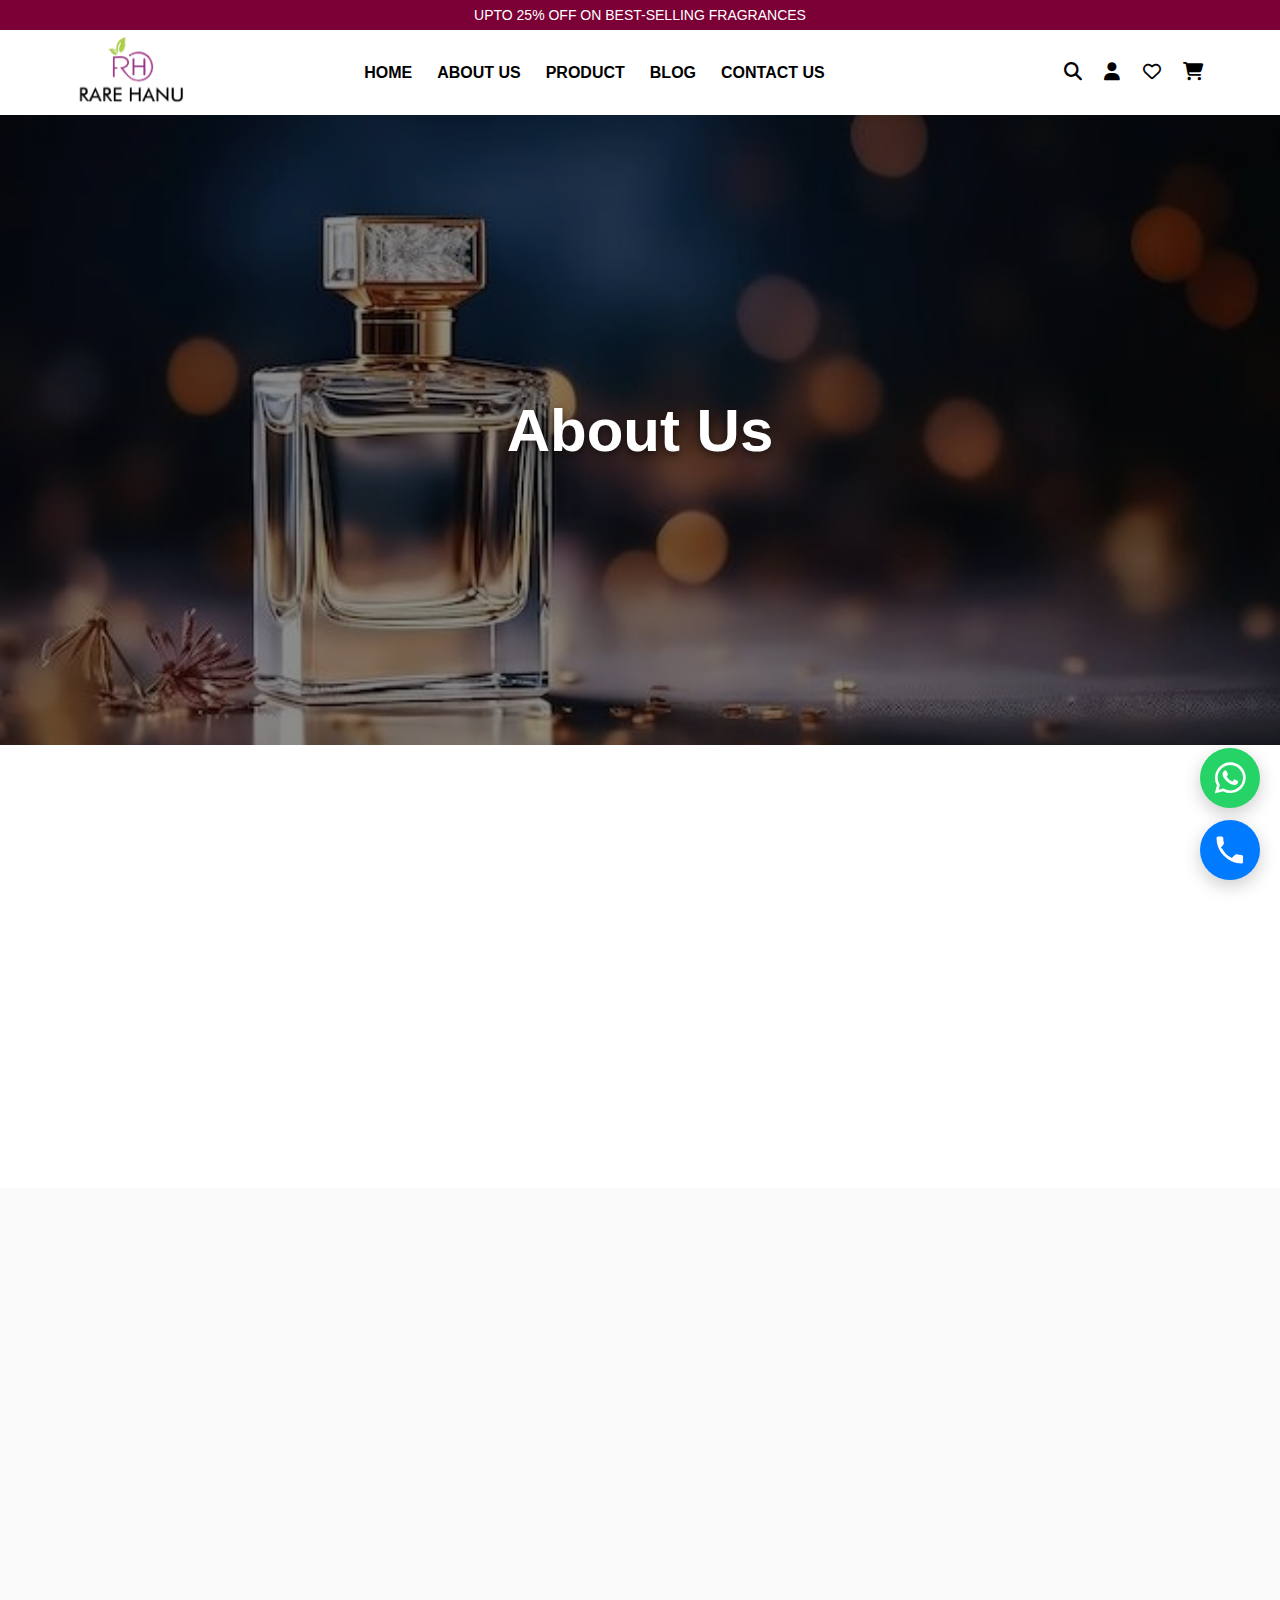
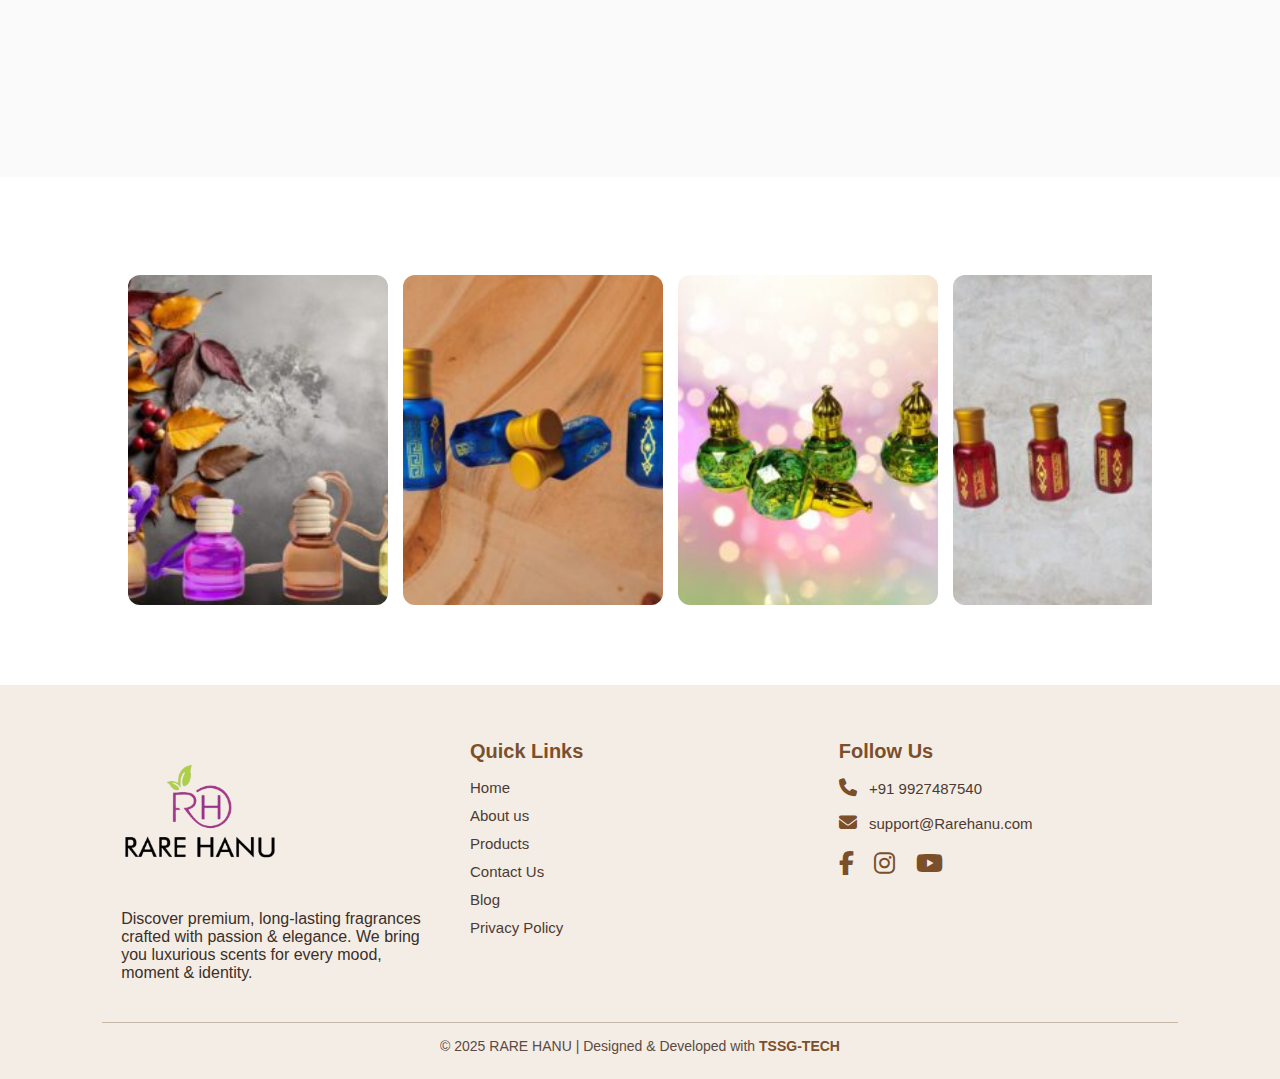
<file: about.html>
<!DOCTYPE html>
<html lang="en">
<head>
<meta charset="UTF-8"/>
<meta name="viewport" content="width=device-width, initial-scale=1.0"/>
<head>
  <title>RARE HANU</title>
  <link rel="icon" type="image/png" href="perfumephoto/rare hanu.jpeg">
</head>

<link rel="stylesheet" href="about.css"/>
<script defer src="script.js"></script>
<link href="https://fonts.googleapis.com/css2?family=DM+Serif+Display&family=Inter:wght@300;400;500;600&display=swap" rel="stylesheet">
<link rel="stylesheet" href="https://cdnjs.cloudflare.com/ajax/libs/font-awesome/6.5.0/css/all.min.css">
<link rel="stylesheet" href="https://cdnjs.cloudflare.com/ajax/libs/font-awesome/6.5.0/css/all.min.css">
</head>
<body>

<!-- OFFER BAR -->
<div class="offer-bar">UPTO 25% OFF ON BEST-SELLING FRAGRANCES</div>

<!-- NAVBAR -->
<header id="navbar">
    <a href="index.html" class="logo">
    <img src="perfumephoto/rare_hanu-removebg-preview.png" alt="logo">
    <span></span>
</a>


    <nav id="menu">
        <ul>
            <li><a href="index.html">HOME</a></li>
            <li><a href="about.html">ABOUT US</a></li>
            <li><a href="product.html">PRODUCT</a></li>
            <li><a href="blog.html">BLOG</a></li>
            <li><a href="contact.html">CONTACT US</a></li>

            <!-- MOBILE MENU ICONS -->
            <li class="mobile-icons">
                <i class="fa fa-search"></i>
                <i class="fa fa-user"></i>
                <i class="fa-regular fa-heart"></i>
                <i class="fa fa-cart-shopping"></i>
            </li>
        </ul>
    </nav>

    <!-- DESKTOP ICONS -->
    <div class="icons">
        <i class="fa fa-search"></i>
        <i class="fa fa-user"></i>
        <i class="fa-regular fa-heart"></i>
        <i class="fa fa-cart-shopping"></i>
    </div>

    <div class="menu-btn" onclick="mobileMenuToggle()">
        <i class="fa fa-bars"></i>
    </div>
</header>


<!--BANNER -->
<section class="about-banner">
    <img src="perfumephoto/imageeeee.jpeg" alt="About Banner">
    
    <div class="banner-text">
        <h1>About Us</h1>
    </div>
</section>


<!-- ABOUT SECTION -->
<section class="about-container">
    <div class="about-image fade-left">
        <div class="img-frame"></div>
        <img src="perfumephoto/banner 2.jpeg" alt="About Image">
    </div>

    <div class="about-content fade-right">
        <h2>About RARE HANU</h2>
        <p>
            At RARE HANU, we believe fragrance is more than a scent —  
            it's an identity. A silent introduction that speaks before you do.
        </p>

        <p>
            Each perfume is crafted with elegance, passion, and luxury  
            to make you feel confident, unique and unforgettable.
        </p><br>

        <a href="product.html" class="about-btn">Explore Collection</a>
    </div>
</section>

<!-- FEATURES -->
<section class="features">
    <h2 class="feature-title fade-up">Why Choose Us?</h2>

    <div class="feature-box">
        <div class="f-card fade-up">
            <img src="perfumephoto/perfume 1.jpeg">
            <h3>Premium Quality</h3>
            <p>Prepared with high-end fragrance oils for long-lasting performance.</p>
        </div>

        <div class="f-card fade-up delay-1">
            <img src="perfumephoto/perfume 2.jpeg">
            <h3>Luxury Experience</h3>
            <p>Crafted to feel exclusive, elegant and irresistibly charming.</p>
        </div>

        <div class="f-card fade-up delay-2">
            <img src="perfumephoto/perfume 1.jpeg">
            <h3>Unique Identity</h3>
            <p>Signature blends designed to reflect your personality.</p>
        </div>
    </div>
</section>

<!-- BRAND GALLERY -->
<section class="brand-gallery">
    <h2 class="fade-up">Our Essence</h2>

    <div class="gallery-slider">
        <div class="g-item zoom"><img src="perfumephoto/product3.jpg"></div>
        <div class="g-item zoom"><img src="perfumephoto/product4.jpg"></div>
        <div class="g-item zoom"><img src="perfumephoto/product7.jpg"></div>
        <div class="g-item zoom"><img src="perfumephoto/product8.jpg"></div>
    </div>
</section>

<footer class="footer">
    <div class="footer-container">

        <!-- Logo + About -->
        <div class="footer-col footer-about">
            <img src="perfumephoto/rare_hanu-removebg-preview.png" alt="Brand Logo" class="footer-logo">
            <p>
                Discover premium, long-lasting fragrances crafted with passion & elegance.
                We bring you luxurious scents for every mood, moment & identity.
            </p>
        </div>

        <!-- Quick Links -->
          <div class="footer-col">
            <h4>Quick Links</h4>
            <ul>
                <li><a href="index.html">Home</a></li>
                <li><a href="about.html">About us</a></li>
                <li><a href="product.html">Products</a></li>
                <li><a href="contact.html">Contact Us</a></li>
                <li><a href="blog.html">Blog</a></li>
                <li><a href="privacy.html">Privacy Policy</a></li>
            </ul>
        </div>

        <!-- Follow Us + Contact -->
        <div class="footer-col">
    <h4>Follow Us</h4>

    <div class="contact">
          <style>
  a {
    color: inherit;   
    text-decoration: none; 
  }
</style>
            <p>
  <i class="fa-solid fa-phone"></i>
  <a href="tel:+919927487540">+91 9927487540</a>
</p>

<br>

<p>
  <i class="fa-solid fa-envelope"></i>
  <a href="mailto:support@Rarehanu.com">support@Rarehanu.com</a>
</p>
         </div>
<br>
    <div class="social-links">
        <!-- Facebook -->
        <a href="https://www.facebook.com/rareessentialoils" target="_blank">
            <i class="fa-brands fa-facebook-f"></i>
        </a>
        <!-- Instagram -->
        <a href="https://www.instagram.com/rareessentialoils/" target="_blank">
            <i class="fa-brands fa-instagram"></i>
        </a>
        <!-- YouTube -->
        <a href="https://youtube.com" target="_blank">
            <i class="fa-brands fa-youtube"></i>
        </a>
    </div>
</div>
        </div>

    </div>

    <div class="footer-bottom">
        <p>© 2025 RARE HANU | Designed & Developed with 
            <a href="https://tssgtech.com" target="_blank">TSSG-TECH</a>
        </p>
    </div>
</footer>

<!-- Floating Buttons -->
<div class="floating-actions">


<!-- WhatsApp -->
<link rel="stylesheet" href="https://cdnjs.cloudflare.com/ajax/libs/font-awesome/6.5.0/css/all.min.css">
<a class="action-btn whatsapp" href="https://wa.me/9927487540?text=Hello" target="_blank">
    <i class="fa-brands fa-whatsapp"></i>
</a>


<!-- Call -->
<a class="action-btn call" href="tel:9927487540">
<svg viewBox="0 0 24 24"><path d="M6.62 10.79a15.05 15.05 0 006.59 6.59l2.2-2.2a1 1 0 01.95-.27c1.04.27 2.16.42 3.32.42a1 1 0 011 1V20a1 1 0 01-1 1A17 17 0 013 4a1 1 0 011-1h2.5a1 1 0 011 1c0 1.16.15 2.28.42 3.32a1 1 0 01-.27.95l-2.03 2.52z"/></svg>
</a>


</div>

</body>
</html>
</file>
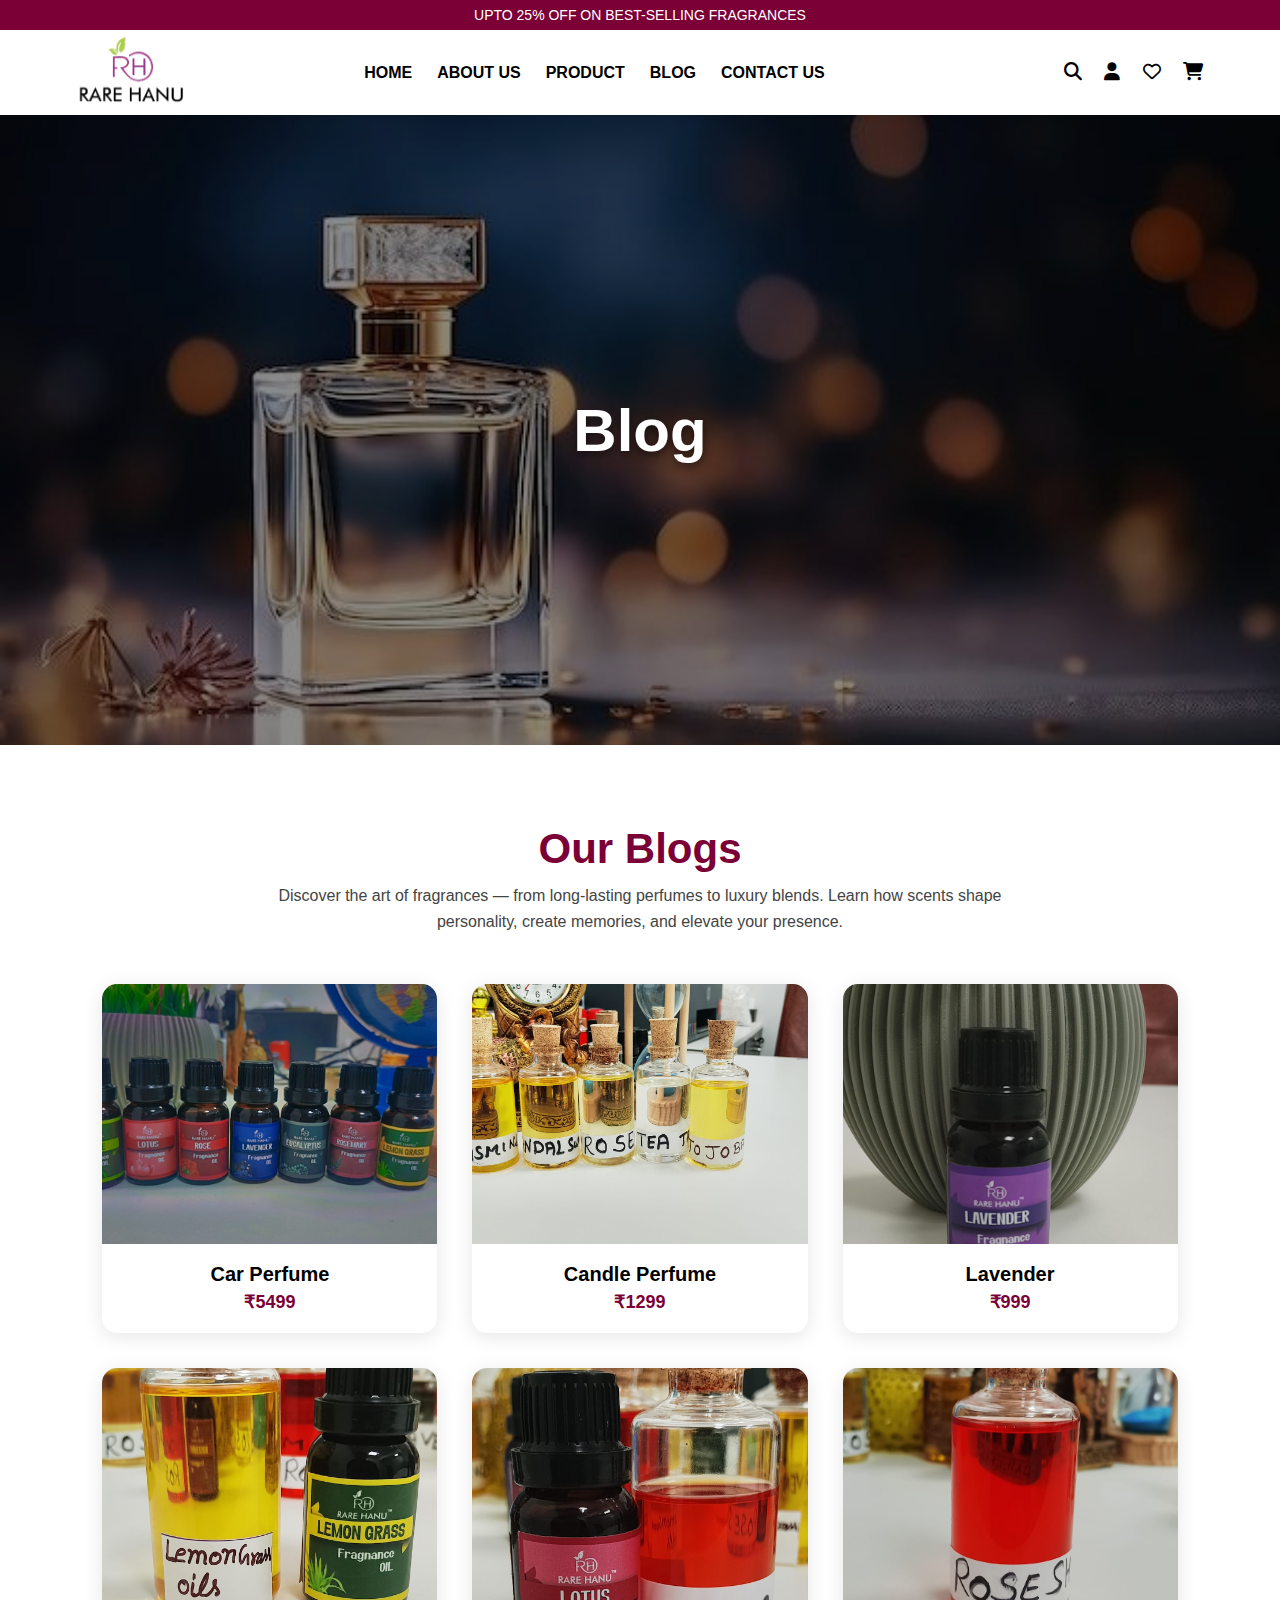
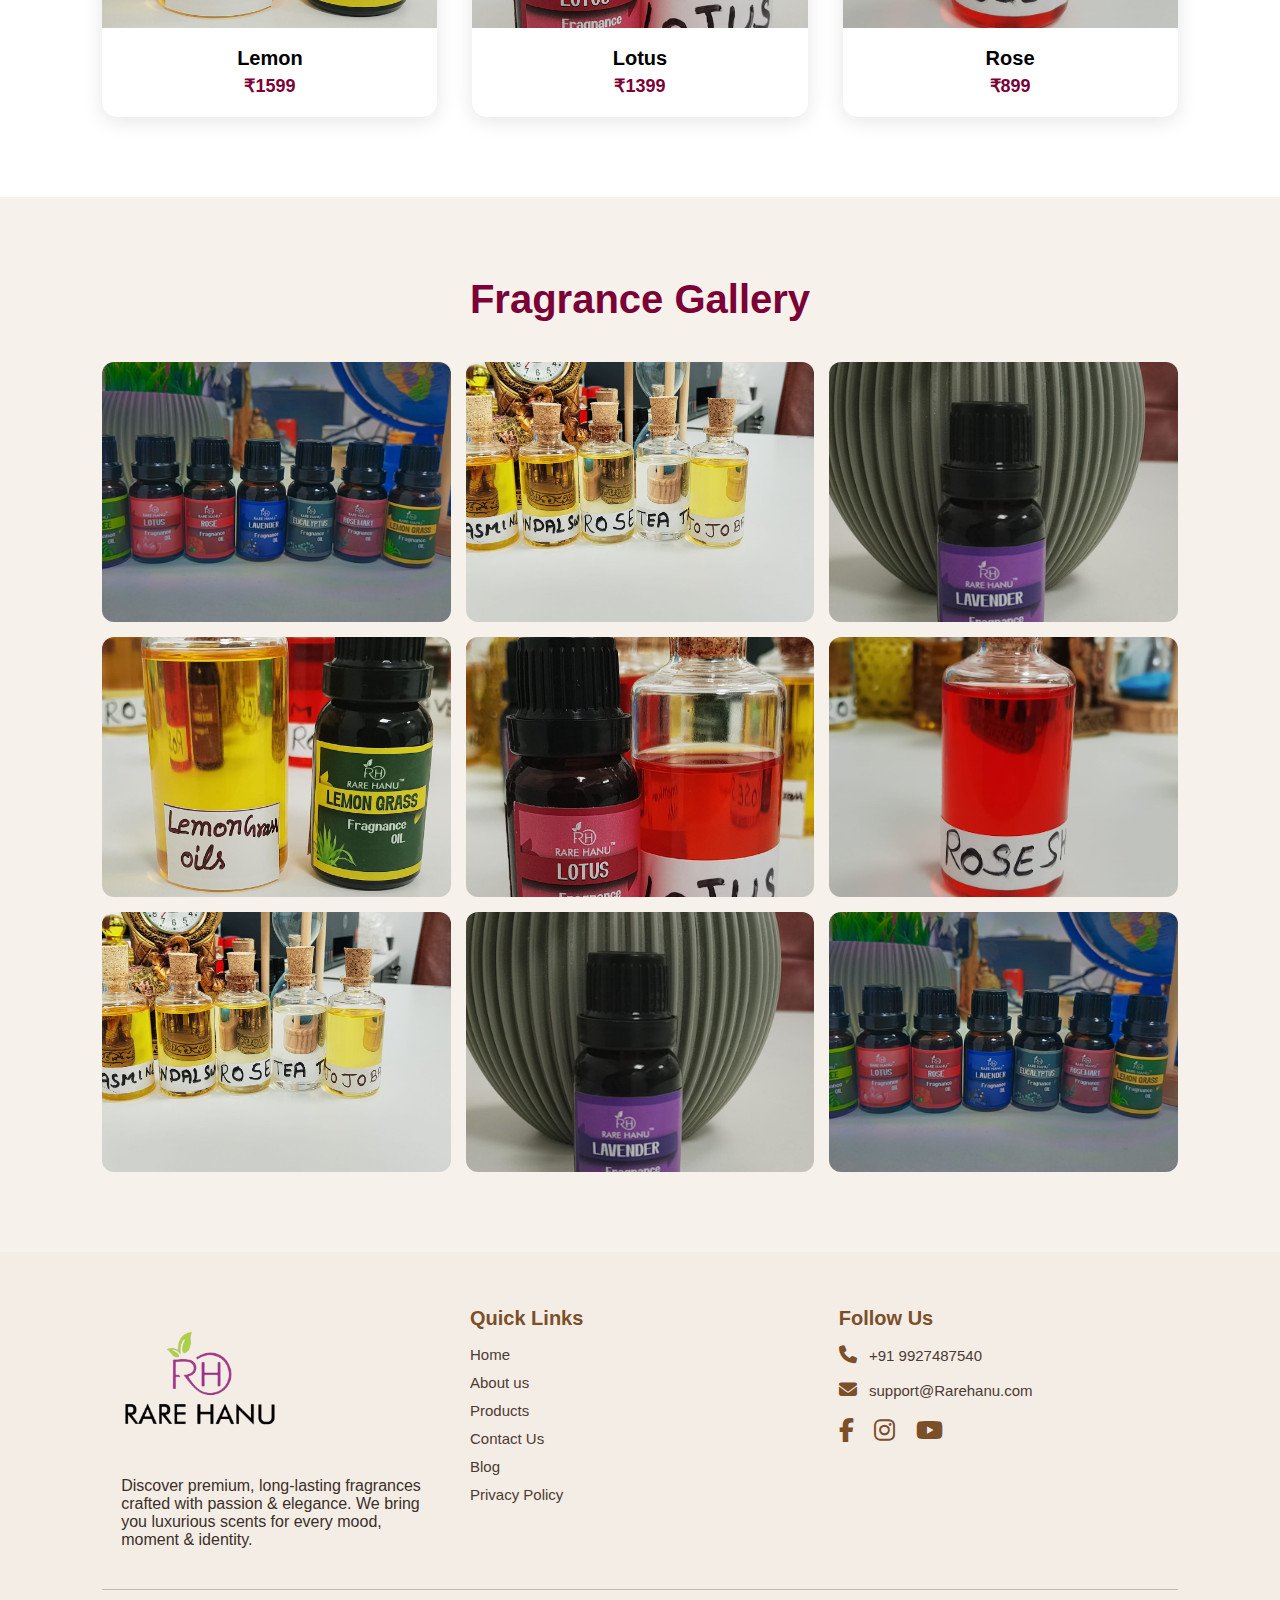
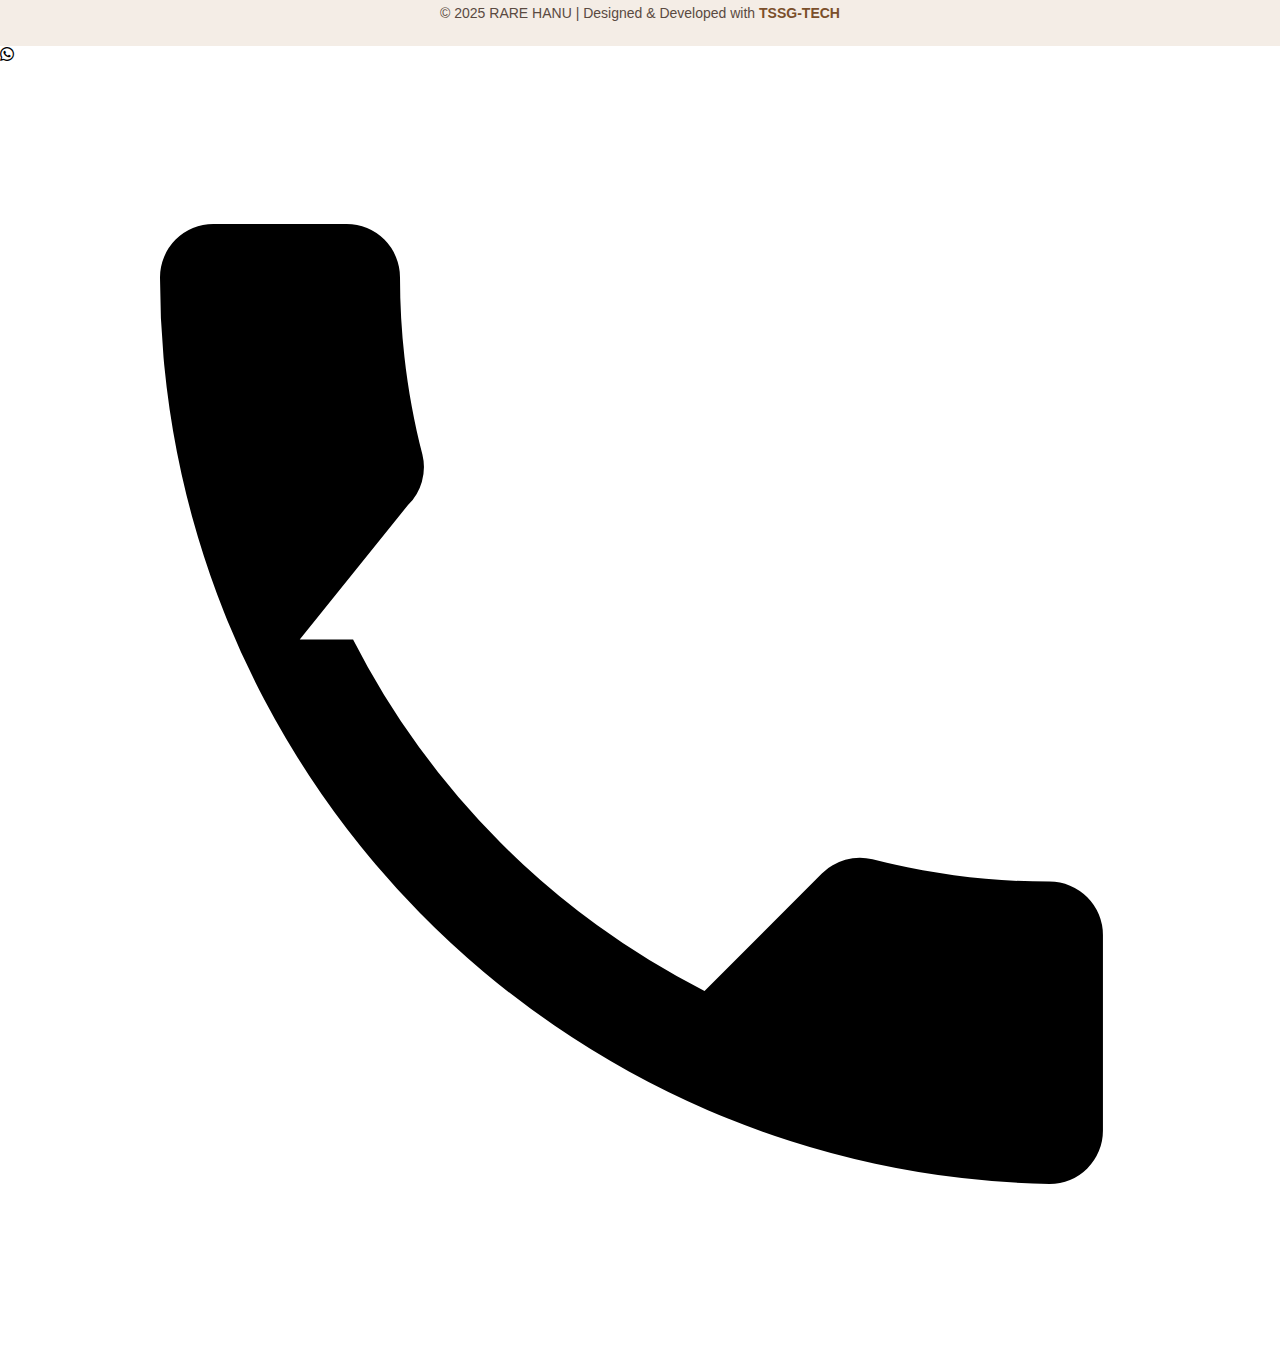
<file: blog.html>
<!DOCTYPE html>
<html lang="en">
<head>
<meta charset="UTF-8"/>
<meta name="viewport" content="width=device-width, initial-scale=1.0"/>
<title>RARE HANU</title><head>
  <title>RARE HANU</title>
  <link rel="icon" type="image/png" href="perfumephoto/rare hanu.jpeg">
</head>
<link rel="stylesheet" href="blog.css"/>
<script defer src="blog.js"></script>
<link href="https://fonts.googleapis.com/css2?family=DM+Serif+Display&family=Inter:wght@300;400;500;600&display=swap" rel="stylesheet">
<link rel="stylesheet" href="https://cdnjs.cloudflare.com/ajax/libs/font-awesome/6.5.0/css/all.min.css">
<link rel="stylesheet" href="https://cdnjs.cloudflare.com/ajax/libs/font-awesome/6.5.0/css/all.min.css">
</head>
<body>

<!-- OFFER BAR -->
<div class="offer-bar">UPTO 25% OFF ON BEST-SELLING FRAGRANCES</div>
<!-- NAVBAR -->
<header id="navbar">
    <a href="index.html" class="logo">
    <img src="perfumephoto/rare_hanu-removebg-preview.png" alt="logo">
    <span></span>
</a>


    <nav id="menu">
        <ul>
            <li><a href="index.html">HOME</a></li>
            <li><a href="about.html">ABOUT US</a></li>
            <li><a href="product.html">PRODUCT</a></li>
            <li><a href="blog.html">BLOG</a></li>
            <li><a href="contact.html">CONTACT US</a></li>

            <!-- MOBILE MENU ICONS -->
            <li class="mobile-icons">
                <i class="fa fa-search"></i>
                <i class="fa fa-user"></i>
                <i class="fa-regular fa-heart"></i>
                <i class="fa fa-cart-shopping"></i>
            </li>
        </ul>
    </nav>

    <!-- DESKTOP ICONS -->
    <div class="icons">
        <i class="fa fa-search"></i>
        <i class="fa fa-user"></i>
        <i class="fa-regular fa-heart"></i>
        <i class="fa fa-cart-shopping"></i>
    </div>

    <div class="menu-btn" onclick="mobileMenuToggle()">
        <i class="fa fa-bars"></i>
    </div>
</header>

<!--BANNER -->
<section class="about-banner">
    <img src="perfumephoto/imageeeee.jpeg" alt="About Banner">
    <div class="banner-text">
        <h1>Blog</h1>
    </div>
</section>

<!-- BLOG MAIN SECTION -->
<section class="blog-section">
    <div class="blog-header">
        <h2>Our Blogs</h2>
        <p>
            Discover the art of fragrances — from long-lasting perfumes to luxury blends. 
            Learn how scents shape personality, create memories, and elevate your presence.
        </p>
    </div>

    <!-- BLOG CARDS -->
    <div class="blog-container">
        <!-- CARD 1 -->
        <div class="blog-card">
            <img src="perfumephoto/all 1.jpeg" alt="">
            <h3>Car Perfume</h3>
            <p class="price">₹5499</p>
        </div>
        <!-- CARD 2 -->
        <div class="blog-card">
            <img src="perfumephoto/all.jpeg" alt="">
            <h3>Candle Perfume</h3>
            <p class="price">₹1299</p>
        </div>
        <!-- CARD 3 -->
        <div class="blog-card">
            <img src="perfumephoto/lavender.jpeg" alt="">
            <h3>Lavender</h3>
            <p class="price">₹999</p>
        </div>
        <!-- CARD 4 -->
        <div class="blog-card">
            <img src="perfumephoto/lemon grass.jpeg" alt="">
            <h3>Lemon </h3>
            <p class="price">₹1599</p>
        </div>
        <!-- CARD 5 -->
        <div class="blog-card">
            <img src="perfumephoto/lotus.jpeg" alt="">
            <h3>Lotus </h3>
            <p class="price">₹1399</p>
        </div>
        <!-- CARD 6 -->
        <div class="blog-card">
            <img src="perfumephoto/rose.jpeg" alt="">
            <h3>Rose</h3>
            <p class="price">₹899</p>
        </div>
    </div>
</section>

<!-- GALLERY SECTION -->
<section class="blog-gallery">
    <h2>Fragrance Gallery</h2>

    <div class="gallery-grid">
        <img src="perfumephoto/all 1.jpeg" alt="">
        <img src="perfumephoto/all.jpeg" alt="">
        <img src="perfumephoto/lavender.jpeg" alt="">
        <img src="perfumephoto/lemon grass.jpeg" alt="">
        <img src="perfumephoto/lotus.jpeg" alt="">
        <img src="perfumephoto/rose.jpeg" alt="">
        <img src="perfumephoto/all.jpeg" alt="">
        <img src="perfumephoto/lavender.jpeg" alt="">
        <img src="perfumephoto/all 1.jpeg" alt="">
    </div>
</section>

<footer class="footer">
    <div class="footer-container">

        <!-- Logo + About -->
        <div class="footer-col footer-about">
            <img src="perfumephoto/rare_hanu-removebg-preview.png" alt="Brand Logo" class="footer-logo">
            <p>
                Discover premium, long-lasting fragrances crafted with passion & elegance.
                We bring you luxurious scents for every mood, moment & identity.
            </p>
        </div>

        <!-- Quick Links -->
           <div class="footer-col">
            <h4>Quick Links</h4>
            <ul>
                <li><a href="index.html">Home</a></li>
                <li><a href="about.html">About us</a></li>
                <li><a href="product.html">Products</a></li>
                <li><a href="contact.html">Contact Us</a></li>
                <li><a href="blog.html">Blog</a></li>
                <li><a href="privacy.html">Privacy Policy</a></li>
            </ul>
        </div>

        <!-- Follow Us + Contact -->
        <div class="footer-col">
    <h4>Follow Us</h4>

    <div class="contact-info">
          <style>
  a {
    color: inherit;   
    text-decoration: none; 
  }
</style>
            <p>
  <i class="fa-solid fa-phone"></i>
  <a href="tel:+919927487540">+91 9927487540</a>
</p>

<br>

<p>
  <i class="fa-solid fa-envelope"></i>
  <a href="mailto:support@Rarehanu.com">support@Rarehanu.com</a>
</p>
         </div>
<br>
    <div class="social-links">
        <!-- Facebook -->
        <a href="https://www.facebook.com/rareessentialoils" target="_blank">
            <i class="fa-brands fa-facebook-f"></i>
        </a>
        <!-- Instagram -->
        <a href="https://www.instagram.com/rareessentialoils/" target="_blank">
            <i class="fa-brands fa-instagram"></i>
        </a>
        <!-- YouTube -->
        <a href="https://youtube.com" target="_blank">
            <i class="fa-brands fa-youtube"></i>
        </a>
    </div>
</div>

    </div>

    <div class="footer-bottom">
        <p>© 2025 RARE HANU | Designed & Developed with 
            <a href="https://tssgtech.com" target="_blank">TSSG-TECH</a>
        </p>
    </div>
</footer>

<!-- Floating Buttons -->
<div class="floating-actions">


<!-- WhatsApp -->
<link rel="stylesheet" href="https://cdnjs.cloudflare.com/ajax/libs/font-awesome/6.5.0/css/all.min.css">
<a class="action-btn whatsapp" href="https://wa.me/9927487540?text=Hello" target="_blank">
    <i class="fa-brands fa-whatsapp"></i>
</a>

<!-- Call -->
<a class="action-btn call" href="tel:9927487540">
<svg viewBox="0 0 24 24"><path d="M6.62 10.79a15.05 15.05 0 006.59 6.59l2.2-2.2a1 1 0 01.95-.27c1.04.27 2.16.42 3.32.42a1 1 0 011 1V20a1 1 0 01-1 1A17 17 0 013 4a1 1 0 011-1h2.5a1 1 0 011 1c0 1.16.15 2.28.42 3.32a1 1 0 01-.27.95l-2.03 2.52z"/></svg>
</a>


</div>

</body>
</html>
</file>
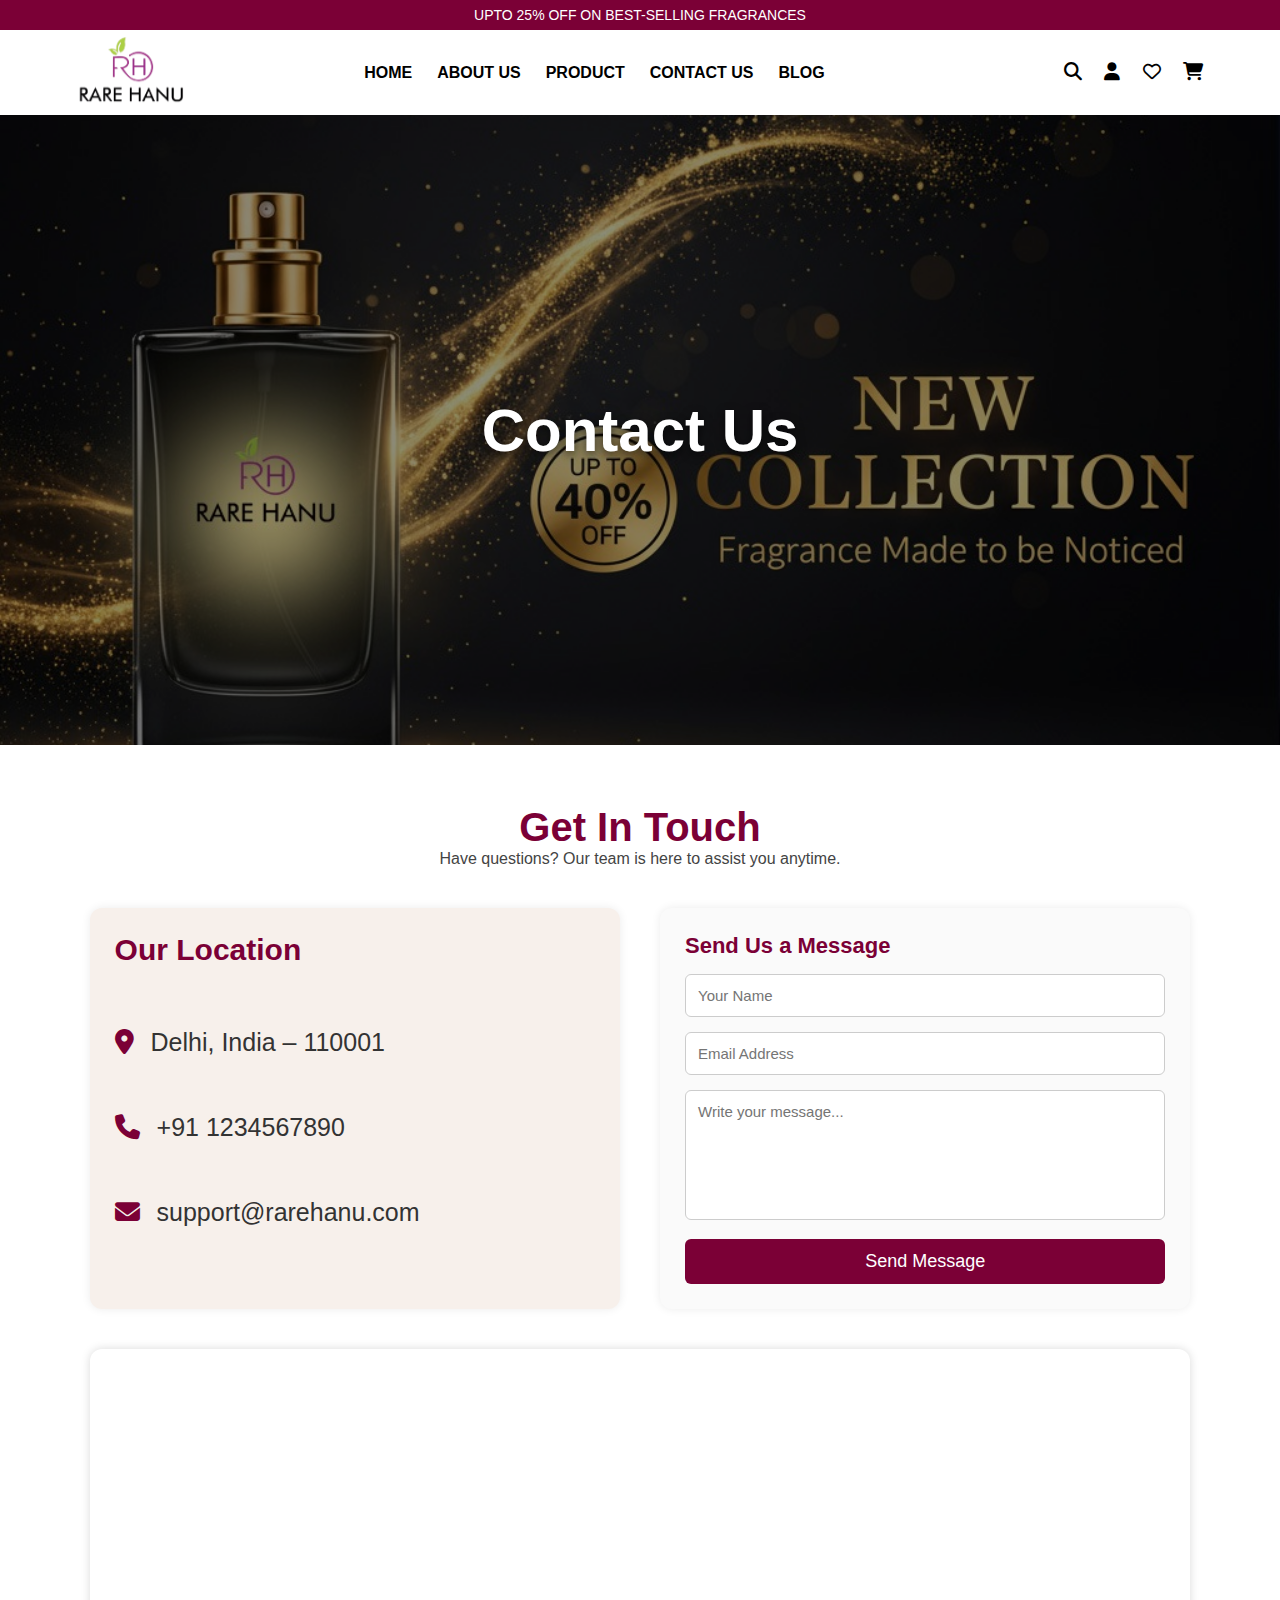
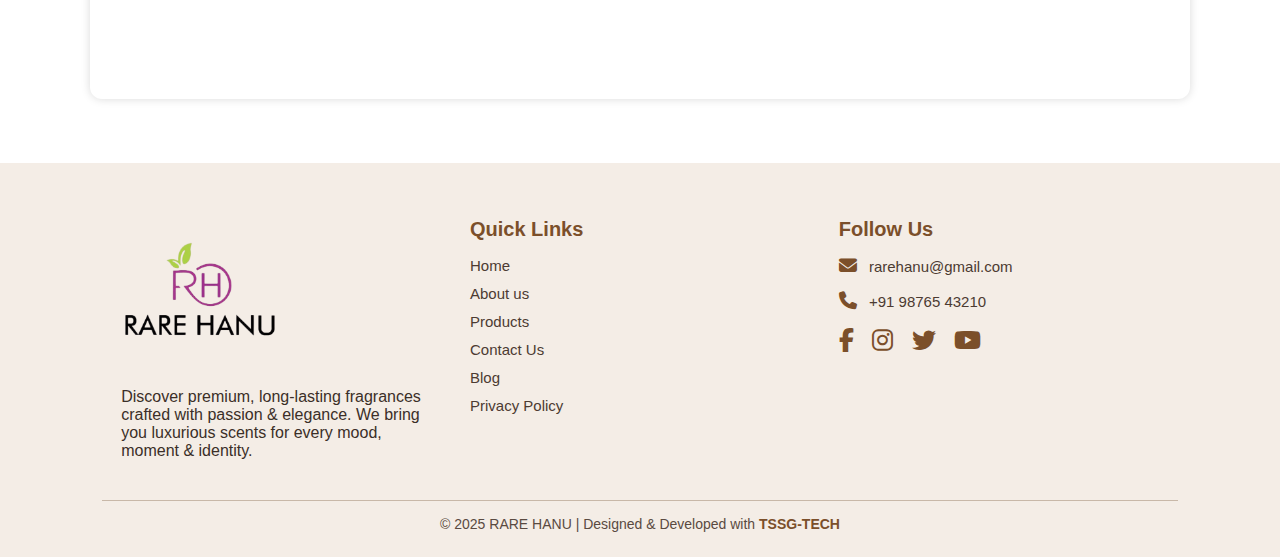
<file: contact.html>
<!DOCTYPE html>
<html lang="en">
<head>
<meta charset="UTF-8"/>
<meta name="viewport" content="width=device-width, initial-scale=1.0"/>
<title>RARE HANU</title>
<link rel="stylesheet" href="contact.css"/>
<script defer src="contact.js"></script>
<link href="https://fonts.googleapis.com/css2?family=DM+Serif+Display&family=Inter:wght@300;400;500;600&display=swap" rel="stylesheet">
<link rel="stylesheet" href="https://cdnjs.cloudflare.com/ajax/libs/font-awesome/6.5.0/css/all.min.css">
<link rel="stylesheet" href="https://cdnjs.cloudflare.com/ajax/libs/font-awesome/6.5.0/css/all.min.css">
</head>
<body>

<!-- OFFER BAR -->
<div class="offer-bar">UPTO 25% OFF ON BEST-SELLING FRAGRANCES</div>
<!-- NAVBAR -->
<header id="navbar">
    <div class="logo">
        <img src="perfumephoto/rare_hanu-removebg-preview.png" alt="logo">
        <span></span>
    </div>

    <nav id="menu">
        <ul>
            <li><a href="index.html">HOME</a></li>
            <li><a href="about.html">ABOUT US</a></li>
            <li><a href="product.html">PRODUCT</a></li>
            <li><a href="contact.html">CONTACT US</a></li>
            <li><a href="blog.html">BLOG</a></li>

            <!-- MOBILE MENU ICONS -->
            <li class="mobile-icons">
                <i class="fa fa-search"></i>
                <i class="fa fa-user"></i>
                <i class="fa-regular fa-heart"></i>
                <i class="fa fa-cart-shopping"></i>
            </li>
        </ul>
    </nav>

    <!-- DESKTOP ICONS -->
    <div class="icons">
        <i class="fa fa-search"></i>
        <i class="fa fa-user"></i>
        <i class="fa-regular fa-heart"></i>
        <i class="fa fa-cart-shopping"></i>
    </div>

    <div class="menu-btn" onclick="mobileMenuToggle()">
        <i class="fa fa-bars"></i>
    </div>
</header>

<!--BANNER -->
<section class="about-banner">
    <img src="perfumephoto/banner 3.jpeg" alt="About Banner">
    
    <div class="banner-text">
        <h1>Contact Us</h1>
    </div>
</section>

<!-- CONTACT SECTION -->
<section class="contact-section">

    <h2 class="contact-title">Get In Touch</h2>
    <p class="contact-subtitle">
        Have questions? Our team is here to assist you anytime.
    </p>

    <div class="contact-wrapper">

        <!-- LEFT: CONTACT INFO -->
        <div class="contact-info">
            <h3>Our Location</h3>
            <br><br>
            <p><i class="fa-solid fa-location-dot"></i> Delhi, India – 110001</p><br><br>
            <p><i class="fa-solid fa-phone"></i> +91 1234567890</p><br><br>
            <p><i class="fa-solid fa-envelope"></i> support@rarehanu.com</p>
        </div>

        <!-- RIGHT: FORM -->
        <div class="contact-form">
            <h3>Send Us a Message</h3>

            <form>
                <input type="text" placeholder="Your Name" required>
                <input type="email" placeholder="Email Address" required>
                <textarea placeholder="Write your message..." required></textarea>
                <button type="submit">Send Message</button>
            </form>
        </div>

    </div>

    <!-- MAP -->
    <div class="map-box">
        <iframe 
            src="https://www.google.com/maps/embed?pb=!1m18!1m12!1m3!1d14010.7013!2d77.216721!3d28.644800!2m3!1f0!2f0!3f0!3m2!1i1024!2i768!4f13.1!3m3!1m2!1s0x390cfd0!2sDelhi!5e0!3m2!1sen!2sin!4v12345"
            allowfullscreen="" loading="lazy">
        </iframe>
    </div>

</section>

<footer class="footer">
    <div class="footer-container">

        <!-- Logo + About -->
        <div class="footer-col footer-about">
            <img src="perfumephoto/rare_hanu-removebg-preview.png" alt="Brand Logo" class="footer-logo">
            <p>
                Discover premium, long-lasting fragrances crafted with passion & elegance.
                We bring you luxurious scents for every mood, moment & identity.
            </p>
        </div>

        <!-- Quick Links -->
        <div class="footer-col">
            <h4>Quick Links</h4>
            <ul>
                <li><a href="#">Home</a></li>
                <li><a href="#">About us</a></li>
                <li><a href="#">Products</a></li>
                <li><a href="#">Contact Us</a></li>
                <li><a href="#">Blog</a></li>
                <li><a href="#">Privacy Policy</a></li>
            </ul>
        </div>

        <!-- Follow Us + Contact -->
        <div class="footer-col">
            <h4>Follow Us</h4>

            <div class="contact">
                <p><i class="fa-solid fa-envelope"></i> rarehanu@gmail.com</p><br>
                <p><i class="fa-solid fa-phone"></i> +91 98765 43210</p><br>
            </div>

            <div class="social-links">
                <a href="#"><i class="fa-brands fa-facebook-f"></i></a>
                <a href="#"><i class="fa-brands fa-instagram"></i></a>
                <a href="#"><i class="fa-brands fa-twitter"></i></a>
                <a href="#"><i class="fa-brands fa-youtube"></i></a>
            </div>

        </div>

    </div>

    <div class="footer-bottom">
        <p>© 2025 RARE HANU | Designed & Developed with 
            <a href="https://tssgtech.com" target="_blank">TSSG-TECH</a>
        </p>
    </div>
</footer>

</body>
</html>
</file>
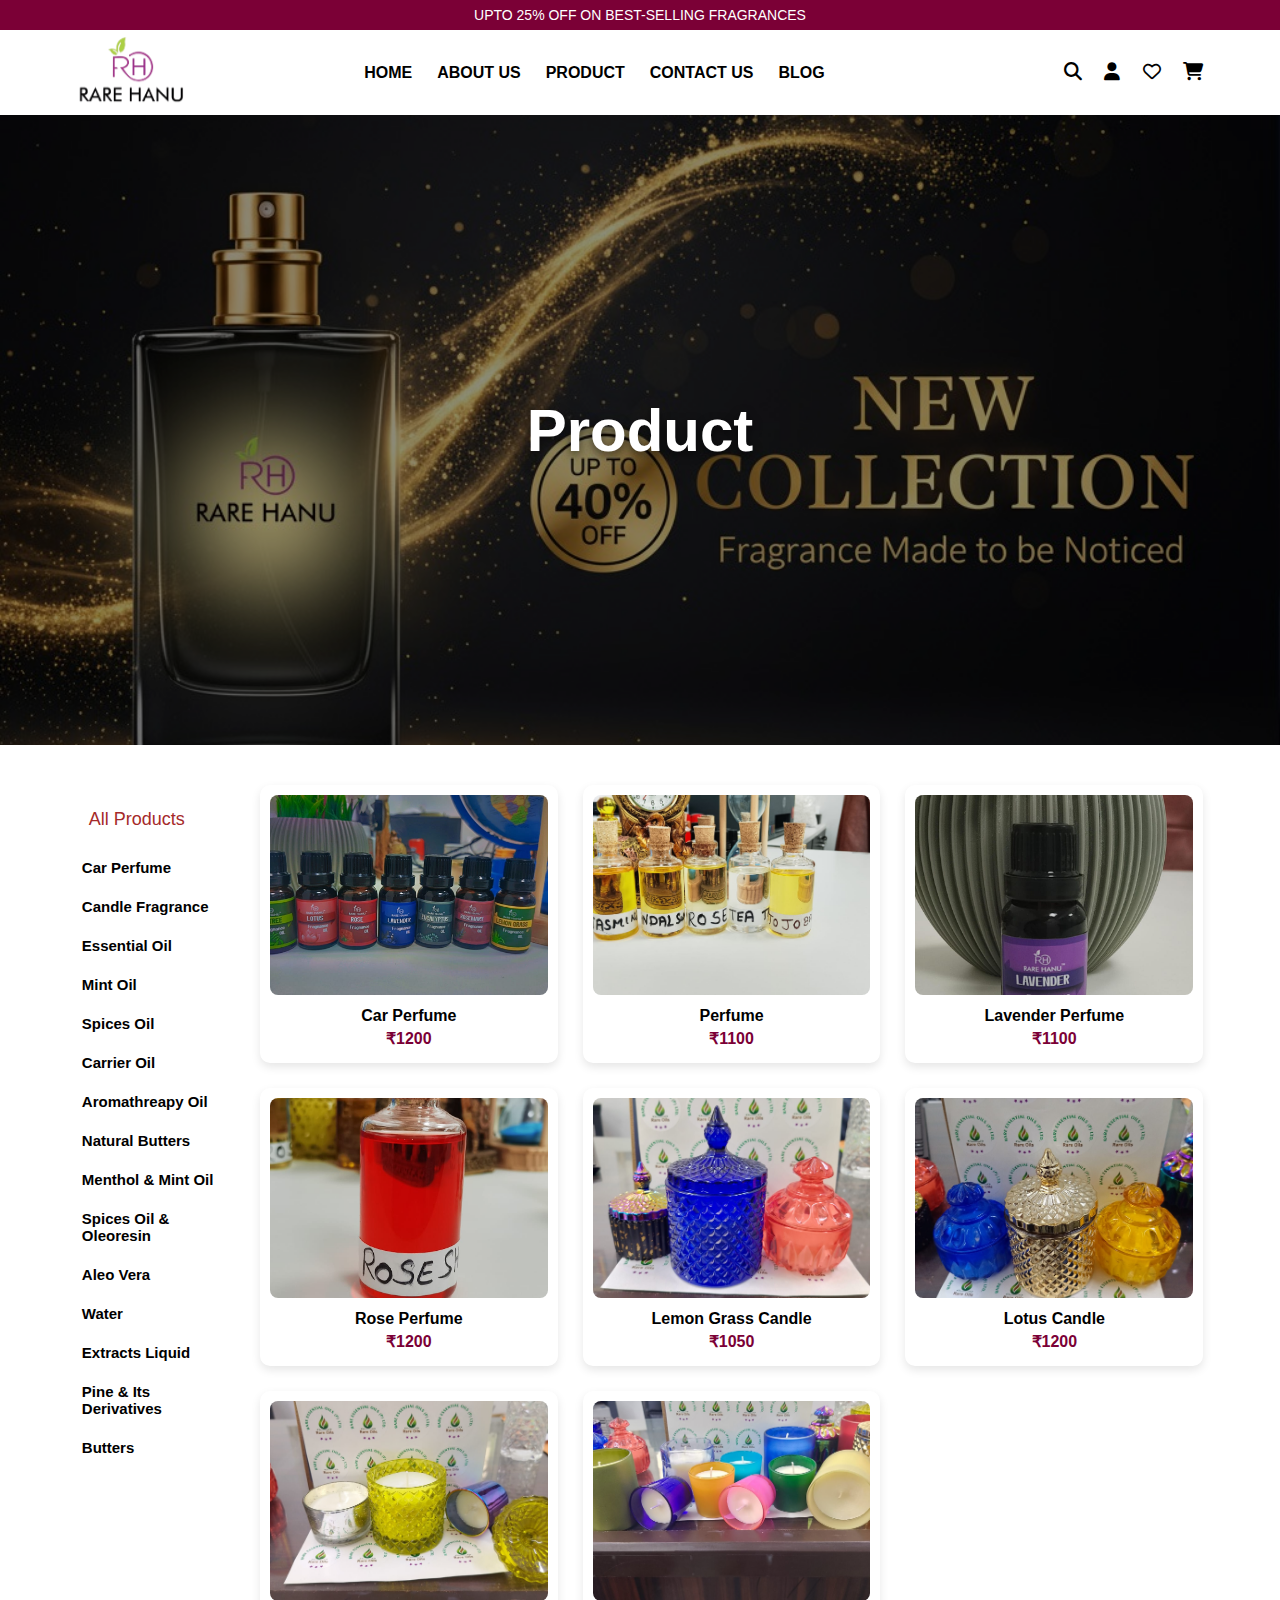
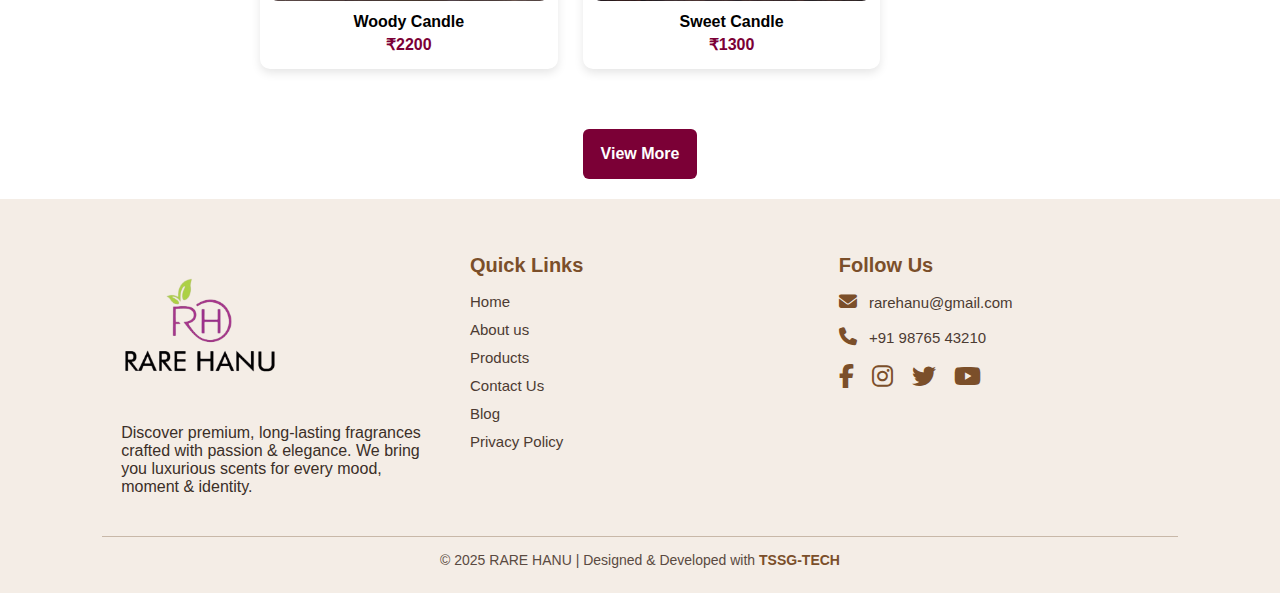
<file: product.html>
<!DOCTYPE html>
<html lang="en">
<head>
<meta charset="UTF-8"/>
<meta name="viewport" content="width=device-width, initial-scale=1.0"/>
<title>RARE HANU</title>
<link rel="stylesheet" href="product.css"/>
<script defer src="product.js"></script>
<link href="https://fonts.googleapis.com/css2?family=DM+Serif+Display&family=Inter:wght@300;400;500;600&display=swap" rel="stylesheet">
<link rel="stylesheet" href="https://cdnjs.cloudflare.com/ajax/libs/font-awesome/6.5.0/css/all.min.css">
<link rel="stylesheet" href="https://cdnjs.cloudflare.com/ajax/libs/font-awesome/6.5.0/css/all.min.css">
</head>
<body>

<!-- OFFER BAR -->
<div class="offer-bar">UPTO 25% OFF ON BEST-SELLING FRAGRANCES</div>
<!-- NAVBAR -->
<header id="navbar">
    <div class="logo">
        <img src="perfumephoto/rare_hanu-removebg-preview.png" alt="logo">
        <span></span>
    </div>

    <nav id="menu">
        <ul>
            <li><a href="index.html">HOME</a></li>
            <li><a href="about.html">ABOUT US</a></li>
            <li><a href="product.html">PRODUCT</a></li>
            <li><a href="contact.html">CONTACT US</a></li>
            <li><a href="blog.html">BLOG</a></li>

            <!-- MOBILE MENU ICONS -->
            <li class="mobile-icons">
                <i class="fa fa-search"></i>
                <i class="fa fa-user"></i>
                <i class="fa-regular fa-heart"></i>
                <i class="fa fa-cart-shopping"></i>
            </li>
        </ul>
    </nav>

    <!-- DESKTOP ICONS -->
    <div class="icons">
        <i class="fa fa-search"></i>
        <i class="fa fa-user"></i>
        <i class="fa-regular fa-heart"></i>
        <i class="fa fa-cart-shopping"></i>
    </div>

    <div class="menu-btn" onclick="mobileMenuToggle()">
        <i class="fa fa-bars"></i>
    </div>
</header>

<!--BANNER -->
<section class="about-banner">
    <img src="perfumephoto/banner 3.jpeg" alt="About Banner">
    <div class="banner-text">
        <h1>Product</h1>
    </div>
</section>

<!-- mobile filter  -->
 <div class="mobile-filter-btn">
    <i class="fas fa-ellipsis-v"></i> FILTER
</div>

<!-- OVERLAY -->
<div id="filterOverlay"></div>
<div class="product-container">
   <!-- FILTER SIDEBAR -->
<aside class="mobile-filter" id="mobileFilterBox">
    <div class="mobile-filter-top">
        <h3>Perfume</h3>
        <span class="closeMobileFilter">&times;</span>
    </div>
    <div class="mobile-filter-content">
            <button class="filter active" data-category="all">All Products</button>
            <h4 class="accordion-btn">Car Perfume</h4>
            <ul class="sublist">
            <li class="filter" data-category="hanging">Lotus Perfume</li>
            <li class="filter" data-category="dashboard">Rose Perfume</li>
            <li class="filter" data-category="gel">Jasmine Perfume</li>
            <li class="filter" data-category="spray">Lavender Perfume</li>
            </ul>

            <h4 class="accordion-btn">Candle Fragrance</h4>
            <ul class="sublist">
            <li class="filter" data-category="floral">Floral Candles</li>
            <li class="filter" data-category="fresh">Fresh Aroma Candles</li>
            <li class="filter" data-category="woody">Woody Candles</li>
            <li class="filter" data-category="sweet">Sweet Candles</li>
            </ul>
            
            <h4 class="accordion-btn">Essential Oil</h4>
            <ul class="sublist">
            <li class="filter" data-category="Basil">Basil</li>
            <li class="filter" data-category="Bergamot">Bergamot</li>
            <li class="filter" data-category="Lavender">Lavender</li>
            <li class="filter" data-category="Calamus">Calamus</li>
            <li class="filter" data-category="Carrot Seed">Carrot Seed</li>
            <li class="filter" data-category="Cedarwood">Cedarwood</li>
            <li class="filter" data-category="Rosemary">Rosemary</li>
            <li class="filter" data-category="Thyme">Thyme</li>
            <li class="filter" data-category="Clove">Clove</li>
            <li class="filter" data-category="Coriander">Coriander</li>
            <li class="filter" data-category="Elemi">Elemi</li>
            <li class="filter" data-category="Eucalyptus">Eucalyptus</li>
            <li class="filter" data-category="Galangal">Galangal</li>
            <li class="filter" data-category="Grapefruit">Grapefruit</li>
            <li class="filter" data-category="Lime">Lime</li>
            <li class="filter" data-category="Mandarin">Mandarin</li>
            <li class="filter" data-category="Orange">Orange</li>
            <li class="filter" data-category="Pineapple">Pineapple</li>
            <li class="filter" data-category="Tea Tree">Tea Tree</li>
            <li class="filter" data-category="Turmeric">Turmeric</li>
            <li class="filter" data-category="Lemongrass">Lemongrass</li>
            <li class="filter" data-category="Caraway">Caraway</li>
            <li class="filter" data-category="Patchouli">Patchouli</li>
            <li class="filter" data-category="Wintergreen">Wintergreen</li>
            <li class="filter" data-category="Geranium">Geranium</li>
            <li class="filter" data-category="Lemon">Lemon</li>
            <li class="filter" data-category="Rose">Rose</li>
            <li class="filter" data-category="Ajowain">Ajowain</li>
            <li class="filter" data-category="Bayleaf">Bayleaf</li>
            <li class="filter" data-category="Angelica Root">Angelica Root</li>
            <li class="filter" data-category="Celeryseed">Celeryseed</li>
            <li class="filter" data-category="Bay">Bay</li>
            <li class="filter" data-category="Lily">Lily</li>
            <li class="filter" data-category="Lotus">Lotus</li>
            <li class="filter" data-category="Aniseed">Aniseed</li>
            <li class="filter" data-category="Jasmine">Jasmine</li>
            <li class="filter" data-category="Sandalwood">Sandalwood</li>
            <li class="filter" data-category="Frankincense">Frankincensese</li>
            <li class="filter" data-category="Ylang Ylang">Ylang Ylang</li>
            <li class="filter" data-category="Citronella">Citronella</li>
            </ul>

            <h4 class="accordion-btn">Mint Oil</h4>
            <ul class="sublist">
            <li class="filter" data-category="Peppermint">Peppermint</li>
            <li class="filter" data-category="Spearmint">Spearmint</li>
            <li class="filter" data-category="Mentha Citrata">Mentha Citrata</li>
            </ul>

            <h4 class="accordion-btn">Spices Oil</h4>
            <ul class="sublist">
            <li class="filter" data-category="Black Pepper">Black Pepper</li>
            <li class="filter" data-category="Cardamom">Cardamom</li>
            <li class="filter" data-category="Cinnamon">Cinnamon</li>
            <li class="filter" data-category="Coriander">Coriander</li>
            <li class="filter" data-category="Fenogreek">Fenogreek</li>
            <li class="filter" data-category="Ginger">Ginger</li>
            <li class="filter" data-category="Nutmeg">Nutmeg</li>
            </ul>

            <h4 class="accordion-btn">Carrier Oil</h4>
            <ul class="sublist">
            <li class="filter" data-category="Apricot">Apricot</li>
            <li class="filter" data-category="Almond Oil">Almond Oil</li>
            <li class="filter" data-category="Cajuput">Cajuput</li>
            <li class="filter" data-category="Arachis">Arachis</li>
            <li class="filter" data-category="Argan">Argan</li>
            <li class="filter" data-category="Cucumber">Cucumber</li>
            <li class="filter" data-category="Evening Primrose">Evening Prime rose</li>
            <li class="filter" data-category="Jojoba">Jojoba</li>
            <li class="filter" data-category="Neem">Neem</li>
            <li class="filter" data-category="Pumpkinseed">Pumpkinseed</li>
            <li class="filter" data-category="Kalonji">Kalonji</li>
            <li class="filter" data-category="Aloe Vera">Aloe Vera</li>
            <li class="filter" data-category="Black Seed">Black Seed</li>
            <li class="filter" data-category="Borage Seed">Borage Seed</li>
            <li class="filter" data-category="Ashwagandha">Ashwagandha</li>
            <li class="filter" data-category="Brahmi">Brahmi</li>
            <li class="filter" data-category="Bhringraj">Bhringraj</li>
            <li class="filter" data-category="Amla">Amla</li>
            </ul>

            <h4 class="accordion-btn">Aromathreapy  Oil</h4>
            <ul class="sublist">
            <li class="filter" data-category="Angelica Root Oil">Angelica Root Oil</li>
            <li class="filter" data-category="Celeryseed Oil">Celeryseed Oil</li>
            <li class="filter" data-category="Bay Oil">Bay Oil</li>
            <li class="filter" data-category="Lilly Oil">Lilly Oil</li>
            <li class="filter" data-category="Lotus Oil">Lotus Oil</li>
            <li class="filter" data-category="Aniseed Oil">Aniseed Oil</li>
            <li class="filter" data-category="Jasmine Oil">Jasmine Oil</li>
            <li class="filter" data-category="Sandalwood Oil">Sandalwood Oil</li>
            <li class="filter" data-category="Frankincense Oil">Frankincense Oil</li>
            <li class="filter" data-category="Ylang Ylang Oil">Ylang Ylang Oil</li>
            <li class="filter" data-category="Citronella Oil">Citronella Oil</li>
            </ul>

            <h4 class="accordion-btn">Natural Butters</h4>
            <ul class="sublist">
            <li class="filter" data-category="Aloe Butter">Aloe Butter</li>
            <li class="filter" data-category="Cocoa Butter Deodorized">Cocoa Butter Deodorized</li>
            <li class="filter" data-category="Kokum Butter">Kokum Butter</li>
            <li class="filter" data-category="Mango Butter">Mango Butter</li>
            <li class="filter" data-category="Shea Butter">Shea Butter</li>
            </ul>

            <h4 class="accordion-btn">Menthol & Mint Oil</h4>
            <ul class="sublist">
            <li class="filter" data-category="Dementholised Mint Oil">Dementholised Mint Oil</li>
            <li class="filter" data-category="Mentha Arvensis Oil">Mentha Arvensis Oil</li>
            <li class="filter" data-category="Mentha Citrata Oil">Mentha Citrata Oil</li>
            <li class="filter" data-category="Menthol Crystal (Bold & Small)">Menthol Crystal (Bold & Small)</li>
            <li class="filter" data-category="Peppermint Oil">Peppermint Oil</li>
            <li class="filter" data-category="Spearmint Oil">Spearmint Oil</li>
            </ul>
            
            <h4 class="accordion-btn">Spices Oil & Oleoresin</h4>
            <ul class="sublist">
            <li class="filter" data-category="Black Pepper Oil">Black Pepper Oil</li>
            <li class="filter" data-category="Cardamom Oil">Cardamom Oil</li>
            <li class="filter" data-category="Cinnamon Oil">Cinnamon Oil</li>
            <li class="filter" data-category="Coriander Oil">Coriander Oil</li>
            <li class="filter" data-category="Fenogreek Oil">Fenogreek Oil</li>
            <li class="filter" data-category="Ginger Oil">Ginger Oil</li>
            <li class="filter" data-category="Nutmeg Oil">Nutmeg Oil</li>
            </ul>
            
            <h4 class="accordion-btn">Aleo Vera </h4>
            <ul class="sublist">
            <li class="filter" data-category="Aloe Pure Gel (Yellow, Pink & Blue)">Aloe Pure Gel (Yellow, Pink & Blue)</li>
            <li class="filter" data-category="Aloe Pure White Gel">Aloe Pure White Gel</li>
            <li class="filter" data-category="Aloe Butter">Aloe Butter</li>
            <li class="filter" data-category="Aloe Extracts White">Aloe Extracts White</li>
            <li class="filter" data-category="Aloe Leaf Powder">Aloe Leaf Powder</li>
            </ul>
            
            <h4 class="accordion-btn">Water</h4>
            <ul class="sublist">
            <li class="filter" data-category="Rose Water">Rose Water</li>
            <li class="filter" data-category="Kawara Water">Kawara Water</li>
            <li class="filter" data-category="Jasmine Water">Jasmine Water</li>
            <li class="filter" data-category="Cardmom Water">Cardmom Water</li>
            <li class="filter" data-category="Clove Water">Clove Water</li>
            <li class="filter" data-category="Mogra Water">Mogra Water</li>
            <li class="filter" data-category="Khus Water">Khus Water</li>
            <li class="filter" data-category="Vetiver Water">Vetiver Water</li>
            <li class="filter" data-category="Cardamom Oil">Cardamom Oil</li>
            </ul>

            <h4 class="accordion-btn">Extracts Liquid</h4>
            <ul class="sublist">
            <li class="filter" data-category="Witch Hazel Liquid Extracts">Witch Hazel Liquid Extracts</li>
            <li class="filter" data-category="Tomato Liquid Extracts">Tomato Liquid Extracts</li>
            <li class="filter" data-category="Pine Bark Extracts">Pine Bark Extracts</li>
            <li class="filter" data-category="Amla Liquid Extracts">Amla Liquid Extracts</li>
            <li class="filter" data-category="Arnica Liquid Extracts">Arnica Liquid Extracts</li>
            <li class="filter" data-category="Sawpalmetto Liquid Extracts">Sawpalmetto Liquid Extracts</li>
            <li class="filter" data-category="Hibiscus Liquid Extracts">Hibiscus Liquid Extracts</li>
            <li class="filter" data-category="Ritha Liquid Extracts">Ritha Liquid Extracts</li>
            <li class="filter" data-category="Lodhra Oil Soluble Extracts">Lodhra Oil Soluble Extracts</li>
            <li class="filter" data-category="Jatamansi Oil Soluble Extracts">Jatamansi Oil Soluble Extracts</li>
            <li class="filter" data-category="Nagkeshar Oil Soluble Extracts">Nagkeshar Oil Soluble Extracts</li>
            <li class="filter" data-category="Methendi Oil Soluble Extracts">Methendi Oil Soluble Extracts</li>
            <li class="filter" data-category="Nagarmotha Oil Soluble Extracts">Nagarmotha Oil Soluble Extracts</li>
            <li class="filter" data-category="Amla Oil Soluble Extracts">Amla Oil Soluble Extracts</li>
            <li class="filter" data-category="Brahmi Oil Soluble Extracts">Brahmi Oil Soluble Extracts</li>
            <li class="filter" data-category="Bhringraj Oil Soluble Extracts">Bhringraj Oil Soluble Extracts</li>
            <li class="filter" data-category="Hibiscus Oil Soluble Extracts">Hibiscus Oil Soluble Extracts</li>
            <li class="filter" data-category="Pumpkin Oil Soluble Extracts">Pumpkin Oil Soluble Extracts</li>
            <li class="filter" data-category="Aloevera Liquid Extracts">Aloevera Liquid Extracts</li>
            <li class="filter" data-category="Onion Liquid Extracts">Onion Liquid Extracts</li>
            </ul>
          
            <h4 class="accordion-btn">Pine & Its Derivatives</h4>
            <ul class="sublist">
            <li class="filter" data-category="Camphor Crystal">Camphor Crystal</li>
            <li class="filter" data-category="Turpentine Oil">Turpentine Oil</li>
            <li class="filter" data-category="Camphor Powder">Camphor Powder</li>
            <li class="filter" data-category="Pine Oil">Pine Oil</li>
            </ul>

            <h4 class="accordion-btn">Butters</h4>
            <ul class="sublist">
            <li class="filter" data-category="Shea ">Shea</li>
            <li class="filter" data-category="Mango ">Mango</li>
            <li class="filter" data-category="Cocoa ">Cocoa</li>
            <li class="filter" data-category="Kokum ">Kokum</li>
            <li class="filter" data-category="Organic ">Organic</li>
            <li class="filter" data-category="Refined ">Refined</li>
            </ul>
    </aside>

    <!--  RIGHT PRODUCTS -->
    <section class="products" id="product-list">
<!-- SINGLE POPUP FOR ALL CARDS -->
<div id="popupModal" class="popup-modal">
    <div class="popup-content">
        <span id="closePopup" class="close-popup">&times;</span>
        <div class="popup-left">
            <img id="popupImg">
        </div>
        <div class="popup-right">
            <h2 id="popupTitle"></h2>
            <p class="old-price" id="popupOldPrice"></p>
            <p class="new-price" id="popupNewPrice"></p>
            <h4>Quantity</h4>
            <div class="qty-box">
                <button id="minus">−</button>
                <input id="qty" type="text" value="1">
                <button id="plus">+</button>
            </div>
            <div class="popup-buttons">
                <a href="login/login.html" class="buy-now-btn">Buy Now</a>
                <button class="add-cart">Add to Cart</button>
            </div>
        </div>
    </div>
</div>

      <!-- PRODUCT CARD -->
<div class="card" data-category="hanging">
    <div class="img-box">
        <img src="perfumephoto/all 1.jpeg">
        <!-- HOVER ICONS -->
        <div class="hover-icons">
            <span><i class="fas fa-shopping-cart"></i></span>
            <!-- VIEW POPUP BUTTON -->
            <span class="view-btn" data-img="perfumephoto/all 1.jpeg"
                  data-title="Car Perfume"
                  data-old="₹999.00"
                  data-new="₹998.00">
                <i class="fas fa-eye"></i>
            </span>
            <span><i class="fas fa-heart"></i></span>
        </div>
    </div>
    <h3>Car Perfume</h3>
    <p>₹1200</p>
</div>

        <div class="card" data-category="dashboard">
    <div class="img-box">  
        <img src="perfumephoto/all.jpeg">
        <div class="hover-icons">
            <span><i class="fas fa-shopping-cart"></i></span>
            <!-- VIEW POPUP BUTTON -->
            <span class="view-btn"
                  data-img="perfumephoto/all.jpeg"
                  data-title="Perfume"
                  data-old="₹1500"
                  data-new="₹1100">
                <i class="fas fa-eye"></i>
            </span>
            <span><i class="fas fa-heart"></i></span>
        </div>
    </div>
    <h3>Perfume</h3>
    <p>₹1100</p>
</div>

        <div class="card" data-category="gel">
             <div class="img-box">  
            <img src="perfumephoto/lavender.jpeg">
                  <!-- HOVER ICONS -->
        <div class="hover-icons">
            <span><i class="fas fa-shopping-cart"></i></span>
            <span  class="view-btn"
            data-img="perfumephoto/lavender.jpeg"
            data-title="Lavender Perfume"
            data-old="1800"
            data-new="1100">
                <i class="fas fa-eye"></i></span>
            <span><i class="fas fa-heart"></i></span>
        </div>
    </div>
            <h3>Lavender Perfume</h3>
            <p>₹1100</p>
        </div>

        <div class="card" data-category="spray">
            <div class="img-box">
            <img src="perfumephoto/rose.jpeg">
                   <!-- HOVER ICONS -->
        <div class="hover-icons">
            <span><i class="fas fa-shopping-cart"></i></span>
            <!-- VIEW POPUP BUTTON -->
            <span class="view-btn"
                  data-img="perfumephoto/rose.jpeg"
                  data-title="Rose Perfume"
                  data-old="₹1500"
                  data-new="₹1200"> 
                <i class="fas fa-eye"></i>
            </span>
            <span><i class="fas fa-heart"></i></span>
        </div>
    </div>
            <h3>Rose Perfume</h3>
            <p>₹1200</p>
        </div>


        <!-- Candle Section -->
        <div class="card" data-category="floral">
            <div class="img-box">
            <img src="perfumephoto/candle1.jpeg">
                   <!-- HOVER ICONS -->
        <div class="hover-icons">
            <span><i class="fas fa-shopping-cart"></i></span>
             <!-- VIEW POPUP BUTTON -->
            <span class="view-btn"
                  data-img="perfumephoto/candle1.jpeg"
                  data-title="Lemon Grass Candle"
                  data-old="₹1500"
                  data-new="₹1050">
                <i class="fas fa-eye"></i>
            </span>
            <span><i class="fas fa-heart"></i></span>
        </div>
    </div>
            <h3>Lemon Grass Candle</h3>
            <p>₹1050</p>
        </div>

        <div class="card" data-category="fresh">
            <div class="img-box">
            <img src="perfumephoto/candle2.jpeg">
                   <!-- HOVER ICONS -->
        <div class="hover-icons">
            <span><i class="fas fa-shopping-cart"></i></span>
             <!-- VIEW POPUP BUTTON -->
            <span class="view-btn"
                  data-img="perfumephoto/candle2.jpeg"
                  data-title="Lotus Candle"
                  data-old="₹1500"
                  data-new="₹1200">
                <i class="fas fa-eye"></i>
            </span>
            <span><i class="fas fa-heart"></i></span>
        </div>
    </div>
            <h3>Lotus Candle</h3>
            <p>₹1200</p>
        </div>

        <div class="card" data-category="woody">
            <div class="img-box">
            <img src="perfumephoto/candle4.jpeg">
                   <!-- HOVER ICONS -->
        <div class="hover-icons">
            <span><i class="fas fa-shopping-cart"></i></span>
             <!-- VIEW POPUP BUTTON -->
            <span class="view-btn"
                  data-img="perfumephoto/candle4.jpeg"
                  data-title="Woody Candle"
                  data-old="₹2500"
                  data-new="₹2200">
                <i class="fas fa-eye"></i>
            </span>
            <span><i class="fas fa-heart"></i></span>
        </div>
    </div>
            <h3>Woody Candle</h3>
            <p>₹2200</p>
        </div>

        <div class="card" data-category="sweet">
            <div class="img-box">
            <img src="perfumephoto/candle5.jpeg">
                   <!-- HOVER ICONS -->
        <div class="hover-icons">
            <span><i class="fas fa-shopping-cart"></i></span>
             <!-- VIEW POPUP BUTTON -->
            <span class="view-btn"
                  data-img="perfumephoto/candle5.jpeg"
                  data-title="Sweet Candle"
                  data-old="₹1500"
                  data-new="₹1300">
                <i class="fas fa-eye"></i>
            </span>
            <span><i class="fas fa-heart"></i></span>
        </div>
    </div>
            <h3>Sweet Candle</h3>
            <p>₹1300</p>
        </div>
        
        <!-- Essential Oil -->
         <div class="card" data-category="Basil">
            <div class="img-box">
            <img src="perfumephoto/basil.jpeg">
                   <!-- HOVER ICONS -->
        <div class="hover-icons">
            <span><i class="fas fa-shopping-cart"></i></span>
             <!-- VIEW POPUP BUTTON -->
            <span class="view-btn"
                  data-img="perfumephoto/basil.jpeg"
                  data-title="Basil"
                  data-old="₹2200"
                  data-new="₹1800">
                <i class="fas fa-eye"></i>
            </span>
            <span><i class="fas fa-heart"></i></span>
        </div>
    </div>
            <h3>Basil</h3>
            <p>₹1800</p>
        </div>

        <div class="card" data-category="Bergamot">
            <div class="img-box">
            <img src="perfumephoto/lemon grass.jpeg">
                   <!-- HOVER ICONS -->
        <div class="hover-icons">
            <span><i class="fas fa-shopping-cart"></i></span>
             <!-- VIEW POPUP BUTTON -->
            <span class="view-btn"
                  data-img="perfumephoto/lemon grass.jpeg"
                  data-title="Bergamot"
                  data-old="₹1800"
                  data-new="₹1500">
                <i class="fas fa-eye"></i>
            </span>
            <span><i class="fas fa-heart"></i></span>
        </div>
    </div>
            <h3>Bergamot</h3>
            <p>₹1500</p>
        </div>

        <div class="card" data-category="Lavender">
            <div class="img-box">
            <img src="perfumephoto/lavender.jpeg">
                   <!-- HOVER ICONS -->
        <div class="hover-icons">
            <span><i class="fas fa-shopping-cart"></i></span>
             <!-- VIEW POPUP BUTTON -->
            <span class="view-btn"
                  data-img="perfumephoto/lavender.jpeg"
                  data-title="Lavender"
                  data-old="₹2500"
                  data-new="₹1900">
                <i class="fas fa-eye"></i>
            </span>
            <span><i class="fas fa-heart"></i></span>
        </div>
    </div>
            <h3>Lavender</h3>
            <p>₹1900</p>
        </div>

        <div class="card" data-category="Calamus">
            <div class="img-box">
            <img src="perfumephoto/lemon grass.jpeg">
                   <!-- HOVER ICONS -->
        <div class="hover-icons">
            <span><i class="fas fa-shopping-cart"></i></span>
             <!-- VIEW POPUP BUTTON -->
            <span class="view-btn"
                  data-img="perfumephoto/lemon grass.jpeg"
                  data-title="Calamus"
                  data-old="₹2500"
                  data-new="₹2200">
                <i class="fas fa-eye"></i>
            </span>
            <span><i class="fas fa-heart"></i></span>
        </div>
    </div>
            <h3>Calamus</h3>
            <p>₹2200</p>
        </div>

        <div class="card" data-category="Carrot Seed">
            <div class="img-box">
            <img src="perfumephoto/lemon grass.jpeg">
                   <!-- HOVER ICONS -->
        <div class="hover-icons">
            <span><i class="fas fa-shopping-cart"></i></span>
             <!-- VIEW POPUP BUTTON -->
            <span class="view-btn"
                  data-img="perfumephoto/lemongrass.jpeg"
                  data-title="Carrot Seed"
                  data-old="₹2500"
                  data-new="₹2500">
                <i class="fas fa-eye"></i>
            </span>
            <span><i class="fas fa-heart"></i></span>
        </div>
    </div>
            <h3>Carrot Seed</h3>
            <p>₹2300</p>
        </div>
        
        <div class="card" data-category="Cedarwood">
            <div class="img-box">
            <img src="perfumephoto/cardomom.jpeg">
                   <!-- HOVER ICONS -->
        <div class="hover-icons">
            <span><i class="fas fa-shopping-cart"></i></span>
             <!-- VIEW POPUP BUTTON -->
            <span class="view-btn"
                  data-img="perfumephoto/cardomom.jpeg"
                  data-title="Cederwood"
                  data-old="₹1500"
                  data-new="₹1000">
                <i class="fas fa-eye"></i>
            </span>
            <span><i class="fas fa-heart"></i></span>
        </div>
    </div>
            <h3>Cedarwood</h3>
            <p>₹1000</p>
        </div>

        <div class="card" data-category="Rosemary">
            <div class="img-box">
            <img src="perfumephoto/lemon grass.jpeg">
                   <!-- HOVER ICONS -->
        <div class="hover-icons">
            <span><i class="fas fa-shopping-cart"></i></span>
             <!-- VIEW POPUP BUTTON -->
            <span class="view-btn"
                  data-img="perfumephoto/lemongrass.jpeg"
                  data-title="Rosemary"
                  data-old="₹1500"
                  data-new="₹1400">
                <i class="fas fa-eye"></i>
            </span>
            <span><i class="fas fa-heart"></i></span>
        </div>
    </div>
            <h3>Rosemary</h3>
            <p>₹1400</p>
        </div>

        <div class="card" data-category="Thyme">
            <div class="img-box">
            <img src="perfumephoto/lemon grass.jpeg">
                   <!-- HOVER ICONS -->
        <div class="hover-icons">
            <span><i class="fas fa-shopping-cart"></i></span>
             <!-- VIEW POPUP BUTTON -->
            <span class="view-btn"
                  data-img="perfumephoto/lemongrass.jpeg"
                  data-title="Thyme"
                  data-old="₹1500"
                  data-new="₹1200">
                <i class="fas fa-eye"></i>
            </span>
            <span><i class="fas fa-heart"></i></span>
        </div>
    </div>
            <h3>Thyme</h3>
            <p>₹1200</p>
        </div>

        <div class="card" data-category="Clove">
            <div class="img-box">
            <img src="perfumephoto/lemon grass.jpeg">
                   <!-- HOVER ICONS -->
        <div class="hover-icons">
            <span><i class="fas fa-shopping-cart"></i></span>
             <!-- VIEW POPUP BUTTON -->
            <span class="view-btn"
                  data-img="perfumephoto/lemongrass.jpeg"
                  data-title="Clove"
                  data-old="₹2000"
                  data-new="₹1800">
                <i class="fas fa-eye"></i>
            </span>
            <span><i class="fas fa-heart"></i></span>
        </div>
    </div>
            <h3>Clove</h3>
            <p>₹1800</p>
        </div>

        <div class="card" data-category="Coriander">
            <div class="img-box">
            <img src="perfumephoto/lemon grass.jpeg">
                   <!-- HOVER ICONS -->
        <div class="hover-icons">
            <span><i class="fas fa-shopping-cart"></i></span>
             <!-- VIEW POPUP BUTTON -->
            <span class="view-btn"
                  data-img="perfumephoto/lemongrass.jpeg"
                  data-title="Coriander"
                  data-old="₹2500"
                  data-new="₹2000">
                <i class="fas fa-eye"></i>
            </span>
            <span><i class="fas fa-heart"></i></span>
        </div>
    </div>
            <h3>Coriander</h3>
            <p>₹2000</p>
        </div>

        <div class="card" data-category="Elemi">
            <div class="img-box">
            <img src="perfumephoto/lemon grass.jpeg">
                   <!-- HOVER ICONS -->
        <div class="hover-icons">
            <span><i class="fas fa-shopping-cart"></i></span>
             <!-- VIEW POPUP BUTTON -->
            <span class="view-btn"
                  data-img="perfumephoto/lemongrass.jpeg"
                  data-title="Elemi"
                  data-old="₹2500"
                  data-new="₹1800">
                <i class="fas fa-eye"></i>
            </span>
            <span><i class="fas fa-heart"></i></span>
        </div>
    </div>
            <h3>Elemi</h3>
            <p>₹1800</p>
        </div>

        <div class="card" data-category="Eucalyptus">
            <div class="img-box">
            <img src="perfumephoto/lemon grass.jpeg">
                   <!-- HOVER ICONS -->
        <div class="hover-icons">
            <span><i class="fas fa-shopping-cart"></i></span>
             <!-- VIEW POPUP BUTTON -->
            <span class="view-btn"
                  data-img="perfumephoto/lemongrass.jpeg"
                  data-title="Eucalyptus"
                  data-old="₹2500"
                  data-new="₹1400">
                <i class="fas fa-eye"></i>
            </span>
            <span><i class="fas fa-heart"></i></span>
        </div>
    </div>
            <h3>Eucalyptus</h3>
            <p>₹1400</p>
        </div>

        <div class="card" data-category="Galangal">
            <div class="img-box">
            <img src="perfumephoto/lemon grass.jpeg">
                   <!-- HOVER ICONS -->
        <div class="hover-icons">
            <span><i class="fas fa-shopping-cart"></i></span>
             <!-- VIEW POPUP BUTTON -->
            <span class="view-btn"
                  data-img="perfumephoto/lemongrass.jpeg"
                  data-title="Galangal"
                  data-old="₹2500"
                  data-new="₹2100">
                <i class="fas fa-eye"></i>
            </span>
            <span><i class="fas fa-heart"></i></span>
        </div>
    </div>
            <h3>Galangal</h3>
            <p>₹2100</p>
        </div>

        <div class="card" data-category="Grapefruit">
            <div class="img-box">
            <img src="perfumephoto/lemon grass.jpeg">
                   <!-- HOVER ICONS -->
        <div class="hover-icons">
            <span><i class="fas fa-shopping-cart"></i></span>
             <!-- VIEW POPUP BUTTON -->
            <span class="view-btn"
                  data-img="perfumephoto/lemongrass.jpeg"
                  data-title="Grapefruit"
                  data-old="₹1800"
                  data-new="₹1400">
                <i class="fas fa-eye"></i>
            </span>
            <span><i class="fas fa-heart"></i></span>
        </div>
    </div>
            <h3>Grapefruit</h3>
            <p>₹1400</p>
        </div>

        <div class="card" data-category="Lime">
            <div class="img-box">
            <img src="perfumephoto/lemon grass.jpeg">
                   <!-- HOVER ICONS -->
        <div class="hover-icons">
            <span><i class="fas fa-shopping-cart"></i></span>
             <!-- VIEW POPUP BUTTON -->
            <span class="view-btn"
                  data-img="perfumephoto/lemongrass.jpeg"
                  data-title="Lime"
                  data-old="₹1500"
                  data-new="₹1100">
                <i class="fas fa-eye"></i>
            </span>
            <span><i class="fas fa-heart"></i></span>
        </div>
    </div>
            <h3>Lime</h3>
            <p>₹1100</p>
        </div>

        <div class="card" data-category="Mandarin">
            <div class="img-box">
            <img src="perfumephoto/lemon grass.jpeg">
                   <!-- HOVER ICONS -->
        <div class="hover-icons">
            <span><i class="fas fa-shopping-cart"></i></span>
            <!-- VIEW POPUP BUTTON -->
            <span class="view-btn"
                  data-img="perfumephoto/lemongrass.jpeg"
                  data-title="Mandarin"
                  data-old="₹1800"
                  data-new="₹1500">
                <i class="fas fa-eye"></i>
            </span>
            <span><i class="fas fa-heart"></i></span>
        </div>
    </div>
            <h3>Mandarin</h3>
            <p>₹1500</p>
        </div>

        <div class="card" data-category="Orange">
            <div class="img-box">
            <img src="perfumephoto/orange.jpeg"> 
                   <!-- HOVER ICONS -->
        <div class="hover-icons">
            <span><i class="fas fa-shopping-cart"></i></span>
             <!-- VIEW POPUP BUTTON -->
            <span class="view-btn"
                  data-img="perfumephoto/orange.jpeg"
                  data-title="Orange"
                  data-old="₹1800"
                  data-new="₹1500">
                <i class="fas fa-eye"></i>
            </span>
            <span><i class="fas fa-heart"></i></span>
        </div>
    </div>
            <h3>Orange</h3>
            <p>₹1500</p>
        </div>

        <div class="card" data-category="Pineapple">
            <div class="img-box">
            <img src="perfumephoto/lemon grass.jpeg">
                   <!-- HOVER ICONS -->
        <div class="hover-icons">
            <span><i class="fas fa-shopping-cart"></i></span>
             <!-- VIEW POPUP BUTTON -->
            <span class="view-btn"
                  data-img="perfumephoto/lemongrass.jpeg"
                  data-title="Pineapple"
                  data-old="₹1800"
                  data-new="₹1500">
                <i class="fas fa-eye"></i>
            </span>
            <span><i class="fas fa-heart"></i></span>
        </div>
    </div>
            <h3>Pineapple</h3>
            <p>₹1500</p>
        </div>

        <div class="card" data-category="Tea Tree">
            <div class="img-box">
            <img src="perfumephoto/lemon grass.jpeg">
                   <!-- HOVER ICONS -->
        <div class="hover-icons">
            <span><i class="fas fa-shopping-cart"></i></span>
             <!-- VIEW POPUP BUTTON -->
            <span class="view-btn"
                  data-img="perfumephoto/lemongrass.jpeg"
                  data-title="Tea Tree"
                  data-old="₹2800"
                  data-new="₹1800">
                <i class="fas fa-eye"></i>
            </span>
            <span><i class="fas fa-heart"></i></span>
        </div>
    </div>
            <h3>Tea Tree</h3>
            <p>₹1800</p>
        </div>

        <div class="card" data-category="Turmeric">
            <div class="img-box">
            <img src="perfumephoto/lemon grass.jpeg">
                   <!-- HOVER ICONS -->
        <div class="hover-icons">
            <span><i class="fas fa-shopping-cart"></i></span>
             <!-- VIEW POPUP BUTTON -->
            <span class="view-btn"
                  data-img="perfumephoto/all.jpeg"
                  data-title="Turmeric"
                  data-old="₹1500"
                  data-new="₹1400">
                <i class="fas fa-eye"></i>
            </span>
            <span><i class="fas fa-heart"></i></span>
        </div>
    </div>
            <h3>Turmeric</h3>
            <p>₹1400</p>
        </div>

        <div class="card" data-category="Lemongrass">
            <div class="img-box">
            <img src="perfumephoto/lemongrass.jpeg">
                   <!-- HOVER ICONS -->
        <div class="hover-icons">
            <span><i class="fas fa-shopping-cart"></i></span>
             <!-- VIEW POPUP BUTTON -->
            <span class="view-btn"
                  data-img="perfumephoto/all.jpeg"
                  data-title="Lemongrass"
                  data-old="₹1500"
                  data-new="₹1400">
                <i class="fas fa-eye"></i>
            </span>
            <span><i class="fas fa-heart"></i></span>
        </div>
    </div>
            <h3>Lemongrass</h3>
            <p>₹1400</p>
        </div>

        <div class="card" data-category="Caraway">
            <div class="img-box">
            <img src="perfumephoto/lemon grass.jpeg">
                   <!-- HOVER ICONS -->
        <div class="hover-icons">
            <span><i class="fas fa-shopping-cart"></i></span>
             <!-- VIEW POPUP BUTTON -->
            <span class="view-btn"
                  data-img="perfumephoto/all.jpeg"
                  data-title="Caraway"
                  data-old="₹1900"
                  data-new="₹1700">
                <i class="fas fa-eye"></i>
            </span>
            <span><i class="fas fa-heart"></i></span>
        </div>
    </div>
            <h3>Caraway</h3>
            <p>₹1700</p>
        </div>

        <div class="card" data-category="Patchouli">
            <div class="img-box">
            <img src="perfumephoto/lemon grass.jpeg">
                   <!-- HOVER ICONS -->
        <div class="hover-icons">
            <span><i class="fas fa-shopping-cart"></i></span>
             <!-- VIEW POPUP BUTTON -->
            <span class="view-btn"
                  data-img="perfumephoto/all.jpeg"
                  data-title="Patchouli"
                  data-old="₹5000"
                  data-new="₹4200">
                <i class="fas fa-eye"></i>
            </span>
            <span><i class="fas fa-heart"></i></span>
        </div>
    </div>
            <h3>Patchouli</h3>
            <p>₹4200</p>
        </div>

        <div class="card" data-category="Wintergreen">
            <div class="img-box">
            <img src="perfumephoto/lemon grass.jpeg">
                   <!-- HOVER ICONS -->
        <div class="hover-icons">
            <span><i class="fas fa-shopping-cart"></i></span>
             <!-- VIEW POPUP BUTTON -->
            <span class="view-btn"
                  data-img="perfumephoto/all.jpeg"
                  data-title="Wintergreen"
                  data-old="₹1500"
                  data-new="₹700">
                <i class="fas fa-eye"></i>
            </span>
            <span><i class="fas fa-heart"></i></span>
        </div>
    </div>
            <h3>Wintergreen</h3>
            <p>₹700</p>
        </div>

        <div class="card" data-category="Geranium">
            <div class="img-box">
            <img src="perfumephoto/lemon grass.jpeg">
                   <!-- HOVER ICONS -->
        <div class="hover-icons">
            <span><i class="fas fa-shopping-cart"></i></span>
             <!-- VIEW POPUP BUTTON -->
            <span class="view-btn"
                  data-img="perfumephoto/all.jpeg"
                  data-title="Geranium"
                  data-old="₹2500"
                  data-new="₹1800">
                <i class="fas fa-eye"></i>
            </span>
            <span><i class="fas fa-heart"></i></span>
        </div>
    </div>
            <h3>Geranium</h3>
            <p>₹1800</p>
        </div>

        <div class="card" data-category="Lemon">
            <div class="img-box">
            <img src="perfumephoto/lemon grass.jpeg">
                   <!-- HOVER ICONS -->
        <div class="hover-icons">
            <span><i class="fas fa-shopping-cart"></i></span>
             <!-- VIEW POPUP BUTTON -->
            <span class="view-btn"
                  data-img="perfumephoto/all.jpeg"
                  data-title="Lemon"
                  data-old="₹1500"
                  data-new="₹1100">
                <i class="fas fa-eye"></i>
            </span>
            <span><i class="fas fa-heart"></i></span>
        </div>
    </div>
            <h3>Lemon</h3>
            <p>₹1100</p>
        </div>

        <div class="card" data-category="Rose">
            <div class="img-box">
            <img src="perfumephoto/lemon grass.jpeg">
                   <!-- HOVER ICONS -->
        <div class="hover-icons">
            <span><i class="fas fa-shopping-cart"></i></span>
             <!-- VIEW POPUP BUTTON -->
            <span class="view-btn"
                  data-img="perfumephoto/all.jpeg"
                  data-title="Rose"
                  data-old="₹2500"
                  data-new="₹2000">
                <i class="fas fa-eye"></i>
            </span>
            <span><i class="fas fa-heart"></i></span>
        </div>
    </div>
            <h3>Rose</h3>
            <p>₹2000</p>
        </div>

        <div class="card" data-category="Ajowain">
            <div class="img-box">
            <img src="perfumephoto/lemon grass.jpeg">
                   <!-- HOVER ICONS -->
        <div class="hover-icons">
            <span><i class="fas fa-shopping-cart"></i></span>
             <!-- VIEW POPUP BUTTON -->
            <span class="view-btn"
                  data-img="perfumephoto/all.jpeg"
                  data-title="Ajowain"
                  data-old="₹1500"
                  data-new="₹1300">
                <i class="fas fa-eye"></i>
            </span>
            <span><i class="fas fa-heart"></i></span>
        </div>
    </div>
            <h3>Ajowain</h3>
            <p>₹1300</p>
        </div>

        <div class="card" data-category="Bayleaf">
            <div class="img-box">
            <img src="perfumephoto/lemon grass.jpeg">
                   <!-- HOVER ICONS -->
        <div class="hover-icons">
            <span><i class="fas fa-shopping-cart"></i></span>
             <!-- VIEW POPUP BUTTON -->
            <span class="view-btn"
                  data-img="perfumephoto/all.jpeg"
                  data-title="Bayleaf"
                  data-old="₹2500"
                  data-new="₹1900">
                <i class="fas fa-eye"></i>
            </span>
            <span><i class="fas fa-heart"></i></span>
        </div>
    </div>
            <h3>Bayleaf</h3>
            <p>₹1900</p>
        </div>

        <div class="card" data-category="Angelica Root">
            <div class="img-box">
            <img src="perfumephoto/lemon grass.jpeg">
                   <!-- HOVER ICONS -->
        <div class="hover-icons">
            <span><i class="fas fa-shopping-cart"></i></span>
            <!-- VIEW POPUP BUTTON -->
            <span class="view-btn"
                  data-img="perfumephoto/all.jpeg"
                  data-title="Angelica Root"
                  data-old="₹3500"
                  data-new="₹2450">
                <i class="fas fa-eye"></i>
            </span>
            <span><i class="fas fa-heart"></i></span>
        </div>
    </div>
            <h3>Angelica Root</h3>
            <p>₹2450</p>
        </div>

        <div class="card" data-category="Celeryseed">
            <div class="img-box">
            <img src="perfumephoto/lemon grass.jpeg">
                   <!-- HOVER ICONS -->
        <div class="hover-icons">
            <span><i class="fas fa-shopping-cart"></i></span>
             <!-- VIEW POPUP BUTTON -->
            <span class="view-btn"
                  data-img="perfumephoto/all.jpeg"
                  data-title="Celeryseed"
                  data-old="₹2500"
                  data-new="₹1750">
                <i class="fas fa-eye"></i>
            </span>
            <span><i class="fas fa-heart"></i></span>
        </div>
    </div>
            <h3>Celeryseed</h3>
            <p>₹1750</p>
        </div>

        <div class="card" data-category="Bay">
            <div class="img-box">
            <img src="perfumephoto/lemon grass.jpeg">
                   <!-- HOVER ICONS -->
        <div class="hover-icons">
            <span><i class="fas fa-shopping-cart"></i></span>
             <!-- VIEW POPUP BUTTON -->
            <span class="view-btn"
                  data-img="perfumephoto/all.jpeg"
                  data-title="Bay"
                  data-old="₹4500"
                  data-new="₹3000">
                <i class="fas fa-eye"></i>
            </span>
            <span><i class="fas fa-heart"></i></span>
        </div>
    </div>
            <h3>Bay</h3>
            <p>₹3000</p>
        </div>

        <div class="card" data-category="Lily">
            <div class="img-box">
            <img src="perfumephoto/lemon grass.jpeg">
                   <!-- HOVER ICONS -->
        <div class="hover-icons">
            <span><i class="fas fa-shopping-cart"></i></span>
             <!-- VIEW POPUP BUTTON -->
            <span class="view-btn"
                  data-img="perfumephoto/all.jpeg"
                  data-title="Lily"
                  data-old="₹2500"
                  data-new="₹2000">
                <i class="fas fa-eye"></i>
            </span>
            <span><i class="fas fa-heart"></i></span>
        </div>
    </div>
            <h3>Lily</h3>
            <p>₹2000</p>
        </div>

        <div class="card" data-category="Lotus">
            <div class="img-box">
            <img src="perfumephoto/lemon grass.jpeg">
                   <!-- HOVER ICONS -->
        <div class="hover-icons">
            <span><i class="fas fa-shopping-cart"></i></span>
             <!-- VIEW POPUP BUTTON -->
            <span class="view-btn"
                  data-img="perfumephoto/all.jpeg"
                  data-title="Lotus"
                  data-old="₹3500"
                  data-new="₹2800">
                <i class="fas fa-eye"></i>
            </span>
            <span><i class="fas fa-heart"></i></span>
        </div>
    </div>
            <h3>Lotus</h3>
            <p>₹2800</p>
        </div>

        <div class="card" data-category="Aniseed">
            <div class="img-box">
            <img src="perfumephoto/lemon grass.jpeg">
                   <!-- HOVER ICONS -->
        <div class="hover-icons">
            <span><i class="fas fa-shopping-cart"></i></span>
             <!-- VIEW POPUP BUTTON -->
            <span class="view-btn"
                  data-img="perfumephoto/all.jpeg"
                  data-title="Aniseed"
                  data-old="₹2500"
                  data-new="₹1800">
                <i class="fas fa-eye"></i>
            </span>
            <span><i class="fas fa-heart"></i></span>
        </div>
    </div>
            <h3>Aniseed</h3>
            <p>₹1800</p>
        </div>

        <div class="card" data-category="Jasmine">
            <div class="img-box">
            <img src="perfumephoto/lemon grass.jpeg">
                   <!-- HOVER ICONS -->
        <div class="hover-icons">
            <span><i class="fas fa-shopping-cart"></i></span>
             <!-- VIEW POPUP BUTTON -->
            <span class="view-btn"
                  data-img="perfumephoto/all.jpeg"
                  data-title="Jasmine"
                  data-old="₹2500"
                  data-new="₹1900">
                <i class="fas fa-eye"></i>
            </span>
            <span><i class="fas fa-heart"></i></span>
        </div>
    </div>
            <h3>Jasmine</h3>
            <p>₹1900</p>
        </div>

        <div class="card" data-category="Sandalwood">
            <div class="img-box">
            <img src="perfumephoto/sandalwood.jpeg">
                   <!-- HOVER ICONS -->
        <div class="hover-icons">
            <span><i class="fas fa-shopping-cart"></i></span>
             <!-- VIEW POPUP BUTTON -->
            <span class="view-btn"
                  data-img="perfumephoto/all.jpeg"
                  data-title="Sandalwood"
                  data-old="₹5000"
                  data-new="₹3500">
                <i class="fas fa-eye"></i>
            </span>
            <span><i class="fas fa-heart"></i></span>
        </div>
    </div>
            <h3>Sandalwood</h3>
            <p>₹3500</p>
        </div>

        <div class="card" data-category="Frankincensese">
            <div class="img-box">
            <img src="perfumephoto/lemon grass.jpeg">
                   <!-- HOVER ICONS -->
        <div class="hover-icons">
            <span><i class="fas fa-shopping-cart"></i></span>
             <!-- VIEW POPUP BUTTON -->
            <span class="view-btn"
                  data-img="perfumephoto/all.jpeg"
                  data-title="Frankincensese"
                  data-old="₹5500"
                  data-new="₹2500">
                <i class="fas fa-eye"></i>
            </span>
            <span><i class="fas fa-heart"></i></span>
        </div>
    </div>
            <h3>Frankincensese</h3>
            <p>₹2500</p>
        </div>

        <div class="card" data-category="Ylang Ylang">
            <div class="img-box">
            <img src="perfumephoto/lemon grass.jpeg">
                   <!-- HOVER ICONS -->
        <div class="hover-icons">
            <span><i class="fas fa-shopping-cart"></i></span>
            <!-- VIEW POPUP BUTTON -->
            <span class="view-btn"
                  data-img="perfumephoto/all.jpeg"
                  data-title="Ylang Ylang"
                  data-old="₹2500"
                  data-new="₹1600">
                <i class="fas fa-eye"></i>
            </span>
            <span><i class="fas fa-heart"></i></span>
        </div>
    </div>
            <h3>Ylang Ylang</h3>
            <p>₹1600</p>
        </div>

        <div class="card" data-category="Citronella">
            <div class="img-box">
            <img src="perfumephoto/all.jpeg">
                   <!-- HOVER ICONS -->
        <div class="hover-icons">
            <span><i class="fas fa-shopping-cart"></i></span>
             <!-- VIEW POPUP BUTTON -->
            <span class="view-btn"
                  data-img="perfumephoto/all.jpeg"
                  data-title="Citronella"
                  data-old="₹2500"
                  data-new="₹1600">
                <i class="fas fa-eye"></i>
            </span>
            <span><i class="fas fa-heart"></i></span>
        </div>
    </div>
            <h3>Citronella</h3>
            <p>₹1600</p>
        </div>

        <!-- Mint Oil -->
        <div class="card" data-category="Peppermint">
            <div class="img-box">
            <img src="perfumephoto/all.jpeg">
                   <!-- HOVER ICONS -->
        <div class="hover-icons">
            <span><i class="fas fa-shopping-cart"></i></span>
             <!-- VIEW POPUP BUTTON -->
            <span class="view-btn"
                  data-img="perfumephoto/all.jpeg"
                  data-title="Peppermint"
                  data-old="₹1500"
                  data-new="₹1400">
                <i class="fas fa-eye"></i>
            </span>
            <span><i class="fas fa-heart"></i></span>
        </div>
    </div>
            <h3>Peppermint</h3>
            <p>₹1400</p>
        </div>

        <div class="card" data-category="Spearmint">
            <div class="img-box">
            <img src="perfumephoto/all.jpeg">
                   <!-- HOVER ICONS -->
        <div class="hover-icons">
            <span><i class="fas fa-shopping-cart"></i></span>
             <!-- VIEW POPUP BUTTON -->
            <span class="view-btn"
                  data-img="perfumephoto/all.jpeg"
                  data-title="Spearmint"
                  data-old="₹3500"
                  data-new="₹2800">
                <i class="fas fa-eye"></i>
            </span>
            <span><i class="fas fa-heart"></i></span>
        </div>
    </div>
            <h3>Spearmint</h3>
            <p>₹2800</p>
        </div>

        <div class="card" data-category="Mentha Citrata">
            <div class="img-box">
            <img src="perfumephoto/all.jpeg">
                   <!-- HOVER ICONS -->
        <div class="hover-icons">
            <span><i class="fas fa-shopping-cart"></i></span>
             <!-- VIEW POPUP BUTTON -->
            <span class="view-btn"
                  data-img="perfumephoto/all.jpeg"
                  data-title="Mentha Citrata"
                  data-old="₹3500"
                  data-new="₹3200">
                <i class="fas fa-eye"></i>
            </span>
            <span><i class="fas fa-heart"></i></span>
        </div>
    </div>
            <h3>Mentha Citrata</h3>
            <p>₹3200</p>
        </div>

        <!-- Spices Oil -->
        <div class="card" data-category="Black Pepper">
            <div class="img-box">
            <img src="perfumephoto/all.jpeg">
                   <!-- HOVER ICONS -->
        <div class="hover-icons">
            <span><i class="fas fa-shopping-cart"></i></span>
             <!-- VIEW POPUP BUTTON -->
            <span class="view-btn"
                  data-img="perfumephoto/all.jpeg"
                  data-title="Black Pepper"
                  data-old="₹3500"
                  data-new="₹2500">
                <i class="fas fa-eye"></i>
            </span>
            <span><i class="fas fa-heart"></i></span>
        </div>
    </div>
            <h3>Black Pepper</h3>
            <p>₹2500</p>
        </div>

        <div class="card" data-category="Cardamom">
            <div class="img-box">
            <img src="perfumephoto/all.jpeg">
                   <!-- HOVER ICONS -->
        <div class="hover-icons">
            <span><i class="fas fa-shopping-cart"></i></span>
             <!-- VIEW POPUP BUTTON -->
            <span class="view-btn"
                  data-img="perfumephoto/all.jpeg"
                  data-title="Cardamom"
                  data-old="₹5500"
                  data-new="₹4500">
                <i class="fas fa-eye"></i>
            </span>
            <span><i class="fas fa-heart"></i></span>
        </div>
    </div>
            <h3>Cardamom</h3>
            <p>₹4500</p>
        </div>

        <div class="card" data-category="Cinnamon">
            <div class="img-box">
            <img src="perfumephoto/all.jpeg">
                   <!-- HOVER ICONS -->
        <div class="hover-icons">
            <span><i class="fas fa-shopping-cart"></i></span>
             <!-- VIEW POPUP BUTTON -->
            <span class="view-btn"
                  data-img="perfumephoto/all.jpeg"
                  data-title="Cinnamon"
                  data-old="₹1500"
                  data-new="₹800">
                <i class="fas fa-eye"></i>
            </span>
            <span><i class="fas fa-heart"></i></span>
        </div>
    </div>
            <h3>Cinnamon</h3>
            <p>₹800</p>
        </div>

        <div class="card" data-category="Coriander">
            <div class="img-box">
            <img src="perfumephoto/all.jpeg">
                   <!-- HOVER ICONS -->
        <div class="hover-icons">
            <span><i class="fas fa-shopping-cart"></i></span>
             <!-- VIEW POPUP BUTTON -->
            <span class="view-btn"
                  data-img="perfumephoto/all.jpeg"
                  data-title="Cariander"
                  data-old="₹3500"
                  data-new="₹3200">
                <i class="fas fa-eye"></i>
            </span>
            <span><i class="fas fa-heart"></i></span>
        </div>
    </div>
            <h3>Coriander</h3>
            <p>₹3200</p>
        </div>

        <div class="card" data-category="Fenogreek">
            <div class="img-box">
            <img src="perfumephoto/all.jpeg">
                   <!-- HOVER ICONS -->
        <div class="hover-icons">
            <span><i class="fas fa-shopping-cart"></i></span>
             <!-- VIEW POPUP BUTTON -->
            <span class="view-btn"
                  data-img="perfumephoto/all.jpeg"
                  data-title="Fenogreek"
                  data-old="₹2500"
                  data-new="₹1800">
                <i class="fas fa-eye"></i>
            </span>
            <span><i class="fas fa-heart"></i></span>
        </div>
    </div>
            <h3>Fenogreek</h3>
            <p>₹1800</p>
        </div>

        <div class="card" data-category="Ginger">
            <div class="img-box">
            <img src="perfumephoto/all.jpeg">
                   <!-- HOVER ICONS -->
        <div class="hover-icons">
            <span><i class="fas fa-shopping-cart"></i></span>
             <!-- VIEW POPUP BUTTON -->
            <span class="view-btn"
                  data-img="perfumephoto/all.jpeg"
                  data-title="Ginger"
                  data-old="₹8500"
                  data-new="₹5500">
                <i class="fas fa-eye"></i>
            </span>
            <span><i class="fas fa-heart"></i></span>
        </div>
    </div>
            <h3>Ginger</h3>
            <p>₹5500</p>
        </div>

        <div class="card" data-category="Nutmeg">
            <div class="img-box">
            <img src="perfumephoto/all.jpeg">
                   <!-- HOVER ICONS -->
        <div class="hover-icons">
            <span><i class="fas fa-shopping-cart"></i></span>
             <!-- VIEW POPUP BUTTON -->
            <span class="view-btn"
                  data-img="perfumephoto/all.jpeg"
                  data-title="Nutmeg"
                  data-old="₹2500"
                  data-new="₹1800">
                <i class="fas fa-eye"></i>
            </span>
            <span><i class="fas fa-heart"></i></span>
        </div>
    </div>
            <h3>Nutmeg</h3>
            <p>₹1800</p>
        </div>
        
        <!-- Carrier Oil -->
        <div class="card" data-category="Apricot">
            <div class="img-box">
            <img src="perfumephoto/all.jpeg">
                   <!-- HOVER ICONS -->
        <div class="hover-icons">
            <span><i class="fas fa-shopping-cart"></i></span>
             <!-- VIEW POPUP BUTTON -->
            <span class="view-btn"
                  data-img="perfumephoto/all.jpeg"
                  data-title="Apricot"
                  data-old="₹2500"
                  data-new="₹1900">
                <i class="fas fa-eye"></i>
            </span>
            <span><i class="fas fa-heart"></i></span>
        </div>
    </div>
            <h3>Apricot</h3>
            <p>₹1900</p>
        </div>

        <div class="card" data-category="Almond Oil">
            <div class="img-box">
            <img src="perfumephoto/all.jpeg">
                   <!-- HOVER ICONS -->
        <div class="hover-icons">
            <span><i class="fas fa-shopping-cart"></i></span>
            <!-- VIEW POPUP BUTTON -->
            <span class="view-btn"
                  data-img="perfumephoto/all.jpeg"
                  data-title="Almond Oil"
                  data-old="₹2500"
                  data-new="₹1900">
                <i class="fas fa-eye"></i>
            </span>
            <span><i class="fas fa-heart"></i></span>
        </div>
    </div>
            <h3>Almond Oil</h3>
            <p>₹1900</p>
        </div>

        <div class="card" data-category="Cajuput">
            <div class="img-box">
            <img src="perfumephoto/all.jpeg">
                   <!-- HOVER ICONS -->
        <div class="hover-icons">
            <span><i class="fas fa-shopping-cart"></i></span>
             <!-- VIEW POPUP BUTTON -->
            <span class="view-btn"
                  data-img="perfumephoto/all.jpeg"
                  data-title="Cajuput"
                  data-old="₹2500"
                  data-new="₹1600">
                <i class="fas fa-eye"></i>
            </span>
            <span><i class="fas fa-heart"></i></span>
        </div>
    </div>
            <h3>Cajuput</h3>
            <p>₹1600</p>
        </div>

        <div class="card" data-category="Arachis">
            <div class="img-box">
            <img src="perfumephoto/all.jpeg">
                   <!-- HOVER ICONS -->
        <div class="hover-icons">
            <span><i class="fas fa-shopping-cart"></i></span>
             <!-- VIEW POPUP BUTTON -->
            <span class="view-btn"
                  data-img="perfumephoto/all.jpeg"
                  data-title="Arachis"
                  data-old="₹2500"
                  data-new="₹2200">
                <i class="fas fa-eye"></i>
            </span>
            <span><i class="fas fa-heart"></i></span>
        </div>
    </div>
            <h3>Arachis</h3>
            <p>₹2200</p>
        </div>

        <div class="card" data-category="Argan">
            <div class="img-box">
            <img src="perfumephoto/all.jpeg">
                   <!-- HOVER ICONS -->
        <div class="hover-icons">
            <span><i class="fas fa-shopping-cart"></i></span>
             <!-- VIEW POPUP BUTTON -->
            <span class="view-btn"
                  data-img="perfumephoto/all.jpeg"
                  data-title="Argan"
                  data-old="₹2500"
                  data-new="₹2000">
                <i class="fas fa-eye"></i>
            </span>
            <span><i class="fas fa-heart"></i></span>
        </div>
    </div>
            <h3>Argan</h3>
            <p>₹2000</p>
        </div>

        <div class="card" data-category="Cucumber">
            <div class="img-box">
            <img src="perfumephoto/all.jpeg">
                   <!-- HOVER ICONS -->
        <div class="hover-icons">
            <span><i class="fas fa-shopping-cart"></i></span>
             <!-- VIEW POPUP BUTTON -->
            <span class="view-btn"
                  data-img="perfumephoto/all.jpeg"
                  data-title="Cucumber"
                  data-old="₹2500"
                  data-new="₹2300">
                <i class="fas fa-eye"></i>
            </span>
            <span><i class="fas fa-heart"></i></span>
        </div>
    </div>
            <h3>Cucumber</h3>
            <p>₹2300</p>
        </div>

        <div class="card" data-category="Evening Prime rose">
            <div class="img-box">
            <img src="perfumephoto/all.jpeg">
                   <!-- HOVER ICONS -->
        <div class="hover-icons">
            <span><i class="fas fa-shopping-cart"></i></span>
             <!-- VIEW POPUP BUTTON -->
            <span class="view-btn"
                  data-img="perfumephoto/all.jpeg"
                  data-title="Evening Prime Rose"
                  data-old="₹1500"
                  data-new="₹1400">
                <i class="fas fa-eye"></i>
            </span>
            <span><i class="fas fa-heart"></i></span>
        </div>
    </div>
            <h3>Evening Prime Rose</h3>
            <p>₹1400</p>
        </div>

        <div class="card" data-category="Jojoba">
            <div class="img-box">
            <img src="perfumephoto/all.jpeg">
                   <!-- HOVER ICONS -->
        <div class="hover-icons">
            <span><i class="fas fa-shopping-cart"></i></span>
             <!-- VIEW POPUP BUTTON -->
            <span class="view-btn"
                  data-img="perfumephoto/all.jpeg"
                  data-title="Jojoba"
                  data-old="₹1500"
                  data-new="₹1100">
                <i class="fas fa-eye"></i>
            </span>
            <span><i class="fas fa-heart"></i></span>
        </div>
    </div>
            <h3>Jojoba</h3>
            <p>₹1100</p>
        </div>

        <div class="card" data-category="Neem">
            <div class="img-box">
            <img src="perfumephoto/all.jpeg">
                   <!-- HOVER ICONS -->
        <div class="hover-icons">
            <span><i class="fas fa-shopping-cart"></i></span>
             <!-- VIEW POPUP BUTTON -->
            <span class="view-btn"
                  data-img="perfumephoto/all.jpeg"
                  data-title="Neem"
                  data-old="₹1500"
                  data-new="₹350">
                <i class="fas fa-eye"></i>
            </span>
            <span><i class="fas fa-heart"></i></span>
        </div>
    </div>
            <h3>Neem</h3>
            <p>₹350</p>
        </div>

        <div class="card" data-category="Pumpkinseed">
            <div class="img-box">
            <img src="perfumephoto/all.jpeg">
                   <!-- HOVER ICONS -->
        <div class="hover-icons">
            <span><i class="fas fa-shopping-cart"></i></span>
             <!-- VIEW POPUP BUTTON -->
            <span class="view-btn"
                  data-img="perfumephoto/all.jpeg"
                  data-title="Pumpkinseed"
                  data-old="₹2500"
                  data-new="₹1800">
                <i class="fas fa-eye"></i>
            </span>
            <span><i class="fas fa-heart"></i></span>
        </div>
    </div>
            <h3>Pumpkinseed</h3>
            <p>₹1800</p>
        </div>

        <div class="card" data-category="Kalonji">
            <div class="img-box">
            <img src="perfumephoto/all.jpeg">
                   <!-- HOVER ICONS -->
        <div class="hover-icons">
            <span><i class="fas fa-shopping-cart"></i></span>
             <!-- VIEW POPUP BUTTON -->
            <span class="view-btn"
                  data-img="perfumephoto/all.jpeg"
                  data-title="Nutmeg"
                  data-old="₹1500"
                  data-new="₹1050">
                <i class="fas fa-eye"></i>
            </span>
            <span><i class="fas fa-heart"></i></span>
        </div>
    </div>
            <h3>Nutmeg</h3>
            <p>₹1050</p>
        </div>

        <div class="card" data-category="Aloe Vera">
            <div class="img-box">
            <img src="perfumephoto/all.jpeg">
                   <!-- HOVER ICONS -->
        <div class="hover-icons">
            <span><i class="fas fa-shopping-cart"></i></span>
             <!-- VIEW POPUP BUTTON -->
            <span class="view-btn"
                  data-img="perfumephoto/all.jpeg"
                  data-title="Aleo Vera"
                  data-old="₹2500"
                  data-new="₹1500">
                <i class="fas fa-eye"></i>
            </span>
            <span><i class="fas fa-heart"></i></span>
        </div>
    </div>
            <h3>Aloe Vera</h3>
            <p>₹1500</p>
        </div>

        <div class="card" data-category="Black Seed">
            <div class="img-box">
            <img src="perfumephoto/all.jpeg">
                   <!-- HOVER ICONS -->
        <div class="hover-icons">
            <span><i class="fas fa-shopping-cart"></i></span>
             <!-- VIEW POPUP BUTTON -->
            <span class="view-btn"
                  data-img="perfumephoto/all.jpeg"
                  data-title="Black Seed"
                  data-old="₹1500"
                  data-new="₹850">
                <i class="fas fa-eye"></i>
            </span>
            <span><i class="fas fa-heart"></i></span>
        </div>
    </div>
            <h3>Black Seed</h3>
            <p>₹850</p>
        </div>

        <div class="card" data-category="Borage Seed">
            <div class="img-box">
            <img src="perfumephoto/all.jpeg">
                   <!-- HOVER ICONS -->
        <div class="hover-icons">
            <span><i class="fas fa-shopping-cart"></i></span>
             <!-- VIEW POPUP BUTTON -->
            <span class="view-btn"
                  data-img="perfumephoto/all.jpeg"
                  data-title="Borage Seed"
                  data-old="₹2500"
                  data-new="₹1500">
                <i class="fas fa-eye"></i>
            </span>
            <span><i class="fas fa-heart"></i></span>
        </div>
    </div>
            <h3>Borage Seed</h3>
            <p>₹1500</p>
        </div>

        <div class="card" data-category="Ashwagandha">
            <div class="img-box">
            <img src="perfumephoto/all.jpeg">
                   <!-- HOVER ICONS -->
        <div class="hover-icons">
            <span><i class="fas fa-shopping-cart"></i></span>
             <!-- VIEW POPUP BUTTON -->
            <span class="view-btn"
                  data-img="perfumephoto/all.jpeg"
                  data-title="Ashwagandha"
                  data-old="₹4500"
                  data-new="₹2500">
                <i class="fas fa-eye"></i>
            </span>
            <span><i class="fas fa-heart"></i></span>
        </div>
    </div>
            <h3>Ashwagandha</h3>
            <p>₹2500</p>
        </div>

        <div class="card" data-category="Brahmi">
            <div class="img-box">
            <img src="perfumephoto/all.jpeg">
                   <!-- HOVER ICONS -->
        <div class="hover-icons">
            <span><i class="fas fa-shopping-cart"></i></span>
             <!-- VIEW POPUP BUTTON -->
            <span class="view-btn"
                  data-img="perfumephoto/all.jpeg"
                  data-title="Brahmi"
                  data-old="₹2500"
                  data-new="₹1600">
                <i class="fas fa-eye"></i>
            </span>
            <span><i class="fas fa-heart"></i></span>
        </div>
    </div>
            <h3>Brahmi</h3>
            <p>₹1600</p>
        </div>

        <div class="card" data-category="Bhringraj">
            <div class="img-box">
            <img src="perfumephoto/all.jpeg">
                   <!-- HOVER ICONS -->
        <div class="hover-icons">
            <span><i class="fas fa-shopping-cart"></i></span>
             <!-- VIEW POPUP BUTTON -->
            <span class="view-btn"
                  data-img="perfumephoto/all.jpeg"
                  data-title="Bhringraj"
                  data-old="₹2500"
                  data-new="₹1500">
                <i class="fas fa-eye"></i>
            </span>
            <span><i class="fas fa-heart"></i></span>
        </div>
    </div>
            <h3>Bhringraj</h3>
            <p>₹1500</p>
        </div>

        <div class="card" data-category="Amla">
            <div class="img-box">
            <img src="perfumephoto/all.jpeg">
                   <!-- HOVER ICONS -->
        <div class="hover-icons">
            <span><i class="fas fa-shopping-cart"></i></span>
             <!-- VIEW POPUP BUTTON -->
            <span class="view-btn"
                  data-img="perfumephoto/all.jpeg"
                  data-title="Amla"
                  data-old="₹1500"
                  data-new="₹1100">
                <i class="fas fa-eye"></i>
            </span>
            <span><i class="fas fa-heart"></i></span>
        </div>
    </div>
            <h3>Amla</h3>
            <p>₹1100</p>
        </div>

        <!-- Aromathreapy  Oil -->
        <div class="card" data-category="Angelica Root Oil">
            <div class="img-box">
            <img src="perfumephoto/all.jpeg">
                   <!-- HOVER ICONS -->
        <div class="hover-icons">
            <span><i class="fas fa-shopping-cart"></i></span>
             <!-- VIEW POPUP BUTTON -->
            <span class="view-btn"
                  data-img="perfumephoto/all.jpeg"
                  data-title="Angelica Root Oil"
                  data-old="₹1500"
                  data-new="₹1050">
                <i class="fas fa-eye"></i>
            </span>
            <span><i class="fas fa-heart"></i></span>
        </div>
    </div>
            <h3>Angelica Root Oil</h3>
            <p>₹1050</p>
        </div>

        <div class="card" data-category="Celeryseed Oil">
            <div class="img-box">
            <img src="perfumephoto/all.jpeg">
                   <!-- HOVER ICONS -->
        <div class="hover-icons">
            <span><i class="fas fa-shopping-cart"></i></span>
             <!-- VIEW POPUP BUTTON -->
            <span class="view-btn"
                  data-img="perfumephoto/all.jpeg"
                  data-title="Celeryseed Oil"
                  data-old="₹1500"
                  data-new="₹1050">
                <i class="fas fa-eye"></i>
            </span>
            <span><i class="fas fa-heart"></i></span>
        </div>
    </div>
            <h3>Celeryseed Oil</h3>
            <p>₹1050</p>
        </div>

        <div class="card" data-category="Bay Oil">
            <div class="img-box">
            <img src="perfumephoto/all.jpeg">
                   <!-- HOVER ICONS -->
        <div class="hover-icons">
            <span><i class="fas fa-shopping-cart"></i></span>
             <!-- VIEW POPUP BUTTON -->
            <span class="view-btn"
                  data-img="perfumephoto/all.jpeg"
                  data-title="Bay Oil"
                  data-old="₹1500"
                  data-new="₹1100">
                <i class="fas fa-eye"></i>
            </span>
            <span><i class="fas fa-heart"></i></span>
        </div>
    </div>
            <h3>Bay Oil</h3>
            <p>₹1050</p>
        </div>

        <div class="card" data-category="Lilly Oil">
            <div class="img-box">
            <img src="perfumephoto/all.jpeg">
                   <!-- HOVER ICONS -->
        <div class="hover-icons">
            <span><i class="fas fa-shopping-cart"></i></span>
            <!-- VIEW POPUP BUTTON -->
            <span class="view-btn"
                  data-img="perfumephoto/all.jpeg"
                  data-title="Lilly Oil"
                  data-old="₹1500"
                  data-new="₹1100">
                <i class="fas fa-eye"></i>
            </span>
            <span><i class="fas fa-heart"></i></span>
        </div>
    </div>
            <h3>Lilly Oil</h3>
            <p>₹1050</p>
        </div>

        <div class="card" data-category="Lotus Oil">
            <div class="img-box">
            <img src="perfumephoto/all.jpeg">
                   <!-- HOVER ICONS -->
        <div class="hover-icons">
            <span><i class="fas fa-shopping-cart"></i></span>
             <!-- VIEW POPUP BUTTON -->
            <span class="view-btn"
                  data-img="perfumephoto/all.jpeg"
                  data-title="Lotus Oil"
                  data-old="₹1500"
                  data-new="₹1100">
                <i class="fas fa-eye"></i>
            </span>
            <span><i class="fas fa-heart"></i></span>
        </div>
    </div>
            <h3>Lotus Oil</h3>
            <p>₹1050</p>
        </div>

        <div class="card" data-category="Aniseed Oil">
            <div class="img-box">
            <img src="perfumephoto/all.jpeg">
                   <!-- HOVER ICONS -->
        <div class="hover-icons">
            <span><i class="fas fa-shopping-cart"></i></span>
             <!-- VIEW POPUP BUTTON -->
            <span class="view-btn"
                  data-img="perfumephoto/all.jpeg"
                  data-title="Aniseed Oil"
                  data-old="₹1500"
                  data-new="₹1100">
                <i class="fas fa-eye"></i>
            </span>
            <span><i class="fas fa-heart"></i></span>
        </div>
    </div>
            <h3>Aniseed Oil</h3>
            <p>₹1050</p>
        </div>

        <div class="card" data-category="Jasmine Oil">
            <div class="img-box">
            <img src="perfumephoto/all.jpeg">
                   <!-- HOVER ICONS -->
        <div class="hover-icons">
            <span><i class="fas fa-shopping-cart"></i></span>
             <!-- VIEW POPUP BUTTON -->
            <span class="view-btn"
                  data-img="perfumephoto/all.jpeg"
                  data-title="Jasmine Oil"
                  data-old="₹1500"
                  data-new="₹1100">
                <i class="fas fa-eye"></i>
            </span>
            <span><i class="fas fa-heart"></i></span>
        </div>
    </div>
            <h3>Jasmine Oil</h3>
            <p>₹1050</p>
        </div>

        <div class="card" data-category="Sandalwood Oil">
            <div class="img-box">
            <img src="perfumephoto/all.jpeg">
                   <!-- HOVER ICONS -->
        <div class="hover-icons">
            <span><i class="fas fa-shopping-cart"></i></span>
            <!-- VIEW POPUP BUTTON -->
            <span class="view-btn"
                  data-img="perfumephoto/all.jpeg"
                  data-title="Sandalwood Oil"
                  data-old="₹1500"
                  data-new="₹1100">
                <i class="fas fa-eye"></i>
            </span>
            <span><i class="fas fa-heart"></i></span>
        </div>
    </div>
            <h3>Sandalwood Oil</h3>
            <p>₹1050</p>
        </div>

        <div class="card" data-category="Frankincense Oil">
            <div class="img-box">
            <img src="perfumephoto/all.jpeg">
                   <!-- HOVER ICONS -->
        <div class="hover-icons">
            <span><i class="fas fa-shopping-cart"></i></span>
             <!-- VIEW POPUP BUTTON -->
            <span class="view-btn"
                  data-img="perfumephoto/all.jpeg"
                  data-title="Frankincense Oil"
                  data-old="₹1500"
                  data-new="₹1100">
                <i class="fas fa-eye"></i>
            </span>
            <span><i class="fas fa-heart"></i></span>
        </div>
    </div>
            <h3>Frankincense Oil</h3>
            <p>₹1050</p>
        </div>

        <div class="card" data-category="Ylang Ylang Oil">
            <div class="img-box">
            <img src="perfumephoto/all.jpeg">
                   <!-- HOVER ICONS -->
        <div class="hover-icons">
            <span><i class="fas fa-shopping-cart"></i></span>
             <!-- VIEW POPUP BUTTON -->
            <span class="view-btn"
                  data-img="perfumephoto/all.jpeg"
                  data-title="Ylang Ylang Oil"
                  data-old="₹1500"
                  data-new="₹1100">
                <i class="fas fa-eye"></i>
            </span>
            <span><i class="fas fa-heart"></i></span>
        </div>
    </div>
            <h3>Ylang Ylang Oil</h3>
            <p>₹1050</p>
        </div>

        <div class="card" data-category="Citronella Oil">
            <div class="img-box">
            <img src="perfumephoto/all.jpeg">
                   <!-- HOVER ICONS -->
        <div class="hover-icons">
            <span><i class="fas fa-shopping-cart"></i></span>
            <!-- VIEW POPUP BUTTON -->
            <span class="view-btn"
                  data-img="perfumephoto/all.jpeg"
                  data-title="Citronella Oil"
                  data-old="₹1500"
                  data-new="₹1100">
                <i class="fas fa-eye"></i>
            </span>
            <span><i class="fas fa-heart"></i></span>
        </div>
    </div>
            <h3>Citronella Oil</h3>
            <p>₹1050</p>
        </div>

        <!-- Natural Butters -->
        <div class="card" data-category="Aloe Butter">
            <div class="img-box">
            <img src="perfumephoto/all.jpeg">
                   <!-- HOVER ICONS -->
        <div class="hover-icons">
            <span><i class="fas fa-shopping-cart"></i></span>
            <!-- VIEW POPUP BUTTON -->
            <span class="view-btn"
                  data-img="perfumephoto/all.jpeg"
                  data-title="Aleo Butter"
                  data-old="₹1500"
                  data-new="₹1100">
                <i class="fas fa-eye"></i>
            </span>
            <span><i class="fas fa-heart"></i></span>
        </div>
    </div>
            <h3>Aloe Butter</h3>
            <p>₹1050</p>
        </div>

        <div class="card" data-category="Cocoa Butter Deodorized">
            <div class="img-box">
            <img src="perfumephoto/all.jpeg">
                   <!-- HOVER ICONS -->
        <div class="hover-icons">
            <span><i class="fas fa-shopping-cart"></i></span>
             <!-- VIEW POPUP BUTTON -->
            <span class="view-btn"
                  data-img="perfumephoto/all.jpeg"
                  data-title="Cocoa Butter Deodorized"
                  data-old="₹1500"
                  data-new="₹1100">
                <i class="fas fa-eye"></i>
            </span>
            <span><i class="fas fa-heart"></i></span>
        </div>
    </div>
            <h3>Cocoa Butter Deodorized</h3>
            <p>₹1050</p>
        </div>

        <div class="card" data-category="Kokum Butter">
            <div class="img-box">
            <img src="perfumephoto/all.jpeg">
                   <!-- HOVER ICONS -->
        <div class="hover-icons">
            <span><i class="fas fa-shopping-cart"></i></span>
            <!-- VIEW POPUP BUTTON -->
            <span class="view-btn"
                  data-img="perfumephoto/all.jpeg"
                  data-title="Kokum Butter"
                  data-old="₹1500"
                  data-new="₹1100">
                <i class="fas fa-eye"></i>
            </span>
            <span><i class="fas fa-heart"></i></span>
        </div>
    </div>
            <h3>Kokum Butter</h3>
            <p>₹1050</p>
        </div>

        <div class="card" data-category="Mango Butter">
            <div class="img-box">
            <img src="perfumephoto/all.jpeg">
                   <!-- HOVER ICONS -->
        <div class="hover-icons">
            <span><i class="fas fa-shopping-cart"></i></span>
             <!-- VIEW POPUP BUTTON -->
            <span class="view-btn"
                  data-img="perfumephoto/all.jpeg"
                  data-title="Mango Butter"
                  data-old="₹1500"
                  data-new="₹1100">
                <i class="fas fa-eye"></i>
            </span>
            <span><i class="fas fa-heart"></i></span>
        </div>
    </div>
            <h3>Mango Butter</h3>
            <p>₹1050</p>
        </div>

        <div class="card" data-category="Shea Butter">
            <div class="img-box">
            <img src="perfumephoto/all.jpeg">
                   <!-- HOVER ICONS -->
        <div class="hover-icons">
            <span><i class="fas fa-shopping-cart"></i></span>
            <!-- VIEW POPUP BUTTON -->
            <span class="view-btn"
                  data-img="perfumephoto/all.jpeg"
                  data-title="Shea Butter"
                  data-old="₹1500"
                  data-new="₹1100">
                <i class="fas fa-eye"></i>
            </span>
            <span><i class="fas fa-heart"></i></span>
        </div>
    </div>
            <h3>Shea Butter</h3>
            <p>₹1050</p>
        </div>

        <!-- Menthol & Mint Oil -->
        <div class="card" data-category="Dementholised Mint Oil">
            <div class="img-box">
            <img src="perfumephoto/all.jpeg">
                   <!-- HOVER ICONS -->
        <div class="hover-icons">
            <span><i class="fas fa-shopping-cart"></i></span>
             <!-- VIEW POPUP BUTTON -->
            <span class="view-btn"
                  data-img="perfumephoto/all.jpeg"
                  data-title="Dementholised Mint Oil"
                  data-old="₹1500"
                  data-new="₹1100">
                <i class="fas fa-eye"></i>
            </span>
            <span><i class="fas fa-heart"></i></span>
        </div>
    </div>
            <h3>Dementholised Mint Oil</h3>
            <p>₹1050</p>
        </div>

        <div class="card" data-category="Mentha Arvensis Oil">
            <div class="img-box">
            <img src="perfumephoto/all.jpeg">
                   <!-- HOVER ICONS -->
        <div class="hover-icons">
            <span><i class="fas fa-shopping-cart"></i></span>
             <!-- VIEW POPUP BUTTON -->
            <span class="view-btn"
                  data-img="perfumephoto/all.jpeg"
                  data-title="Mentha Arvensis Oil"
                  data-old="₹1500"
                  data-new="₹1100">
                <i class="fas fa-eye"></i>
            </span>
            <span><i class="fas fa-heart"></i></span>
        </div>
    </div>
            <h3>Mentha Arvensis Oil</h3>
            <p>₹1050</p>
        </div> 
         
        <div class="card" data-category="Mentha Citrata Oil">
            <div class="img-box">
            <img src="perfumephoto/all.jpeg">
                   <!-- HOVER ICONS -->
        <div class="hover-icons">
            <span><i class="fas fa-shopping-cart"></i></span>
             <!-- VIEW POPUP BUTTON -->
            <span class="view-btn"
                  data-img="perfumephoto/all.jpeg"
                  data-title="Mentha Citrata Oil"
                  data-old="₹1500"
                  data-new="₹1100">
                <i class="fas fa-eye"></i>
            </span>
            <span><i class="fas fa-heart"></i></span>
        </div>
    </div>
            <h3>Mentha Citrata Oil</h3>
            <p>₹1050</p>
        </div> 
        
        <div class="card" data-category="Menthol Crystal (Bold & Small)">
            <div class="img-box">
            <img src="perfumephoto/all.jpeg">
                   <!-- HOVER ICONS -->
        <div class="hover-icons">
            <span><i class="fas fa-shopping-cart"></i></span>
             <!-- VIEW POPUP BUTTON -->
            <span class="view-btn"
                  data-img="perfumephoto/all.jpeg"
                  data-title="Menthol Crystal (Bold & Small)"
                  data-old="₹1500"
                  data-new="₹1100">
                <i class="fas fa-eye"></i>
            </span>
            <span><i class="fas fa-heart"></i></span>
        </div>
    </div>
            <h3>Menthol Crystal (Bold & Small)</h3>
            <p>₹1050</p>
        </div> 

        <div class="card" data-category="Peppermint Oil">
            <div class="img-box">
            <img src="perfumephoto/all.jpeg">
         <!-- HOVER ICONS -->
        <div class="hover-icons">
            <span><i class="fas fa-shopping-cart"></i></span>
             <!-- VIEW POPUP BUTTON -->
            <span class="view-btn"
                  data-img="perfumephoto/all.jpeg"
                  data-title="Peppermint Oil"
                  data-old="₹1500"
                  data-new="₹1100">
                <i class="fas fa-eye"></i>
            </span>
            <span><i class="fas fa-heart"></i></span>
        </div>
    </div>
            <h3>Peppermint Oil</h3>
            <p>₹1050</p>
        </div> 

        <div class="card" data-category="Spearmint Oil">
            <div class="img-box">
            <img src="perfumephoto/all.jpeg">
             <!-- HOVER ICONS -->
        <div class="hover-icons">
            <span><i class="fas fa-shopping-cart"></i></span>
             <!-- VIEW POPUP BUTTON -->
            <span class="view-btn"
                  data-img="perfumephoto/all.jpeg"
                  data-title="Spearmint Oil"
                  data-old="₹1500"
                  data-new="₹1100">
                <i class="fas fa-eye"></i>
            </span>
            <span><i class="fas fa-heart"></i></span>
        </div>
    </div>
            <h3>Spearmint Oil</h3>
            <p>₹1050</p>
        </div> 

        <!-- Spices Oil & Oleoresin -->
        <div class="card" data-category="Black Pepper Oil">
            <div class="img-box">
            <img src="perfumephoto/all.jpeg">
             <!-- HOVER ICONS -->
        <div class="hover-icons">
            <span><i class="fas fa-shopping-cart"></i></span>
             <!-- VIEW POPUP BUTTON -->
            <span class="view-btn"
                  data-img="perfumephoto/all.jpeg"
                  data-title="Black Pepper Oil "
                  data-old="₹1500"
                  data-new="₹1100">
                <i class="fas fa-eye"></i>
            </span>
            <span><i class="fas fa-heart"></i></span>
        </div>
    </div>
            <h3>Black Pepper Oil</h3>
            <p>₹1050</p>
        </div> 

        <div class="card" data-category="Cardamom Oil">
            <div class="img-box">
            <img src="perfumephoto/all.jpeg">
             <!-- HOVER ICONS -->
        <div class="hover-icons">
            <span><i class="fas fa-shopping-cart"></i></span>
            <!-- VIEW POPUP BUTTON -->
            <span class="view-btn"
                  data-img="perfumephoto/all.jpeg"
                  data-title="Cardamom Oil"
                  data-old="₹1500"
                  data-new="₹1100">
                <i class="fas fa-eye"></i>
            </span>
            <span><i class="fas fa-heart"></i></span>
        </div>
    </div>
            <h3>Cardamom Oil</h3>
            <p>₹1050</p>
        </div> 

        <div class="card" data-category="Cinnamon Oil">
            <div class="img-box">
            <img src="perfumephoto/all.jpeg">
             <!-- HOVER ICONS -->
        <div class="hover-icons">
            <span><i class="fas fa-shopping-cart"></i></span>
             <!-- VIEW POPUP BUTTON -->
            <span class="view-btn"
                  data-img="perfumephoto/all.jpeg"
                  data-title="Cinnamon Oil"
                  data-old="₹1500"
                  data-new="₹1100">
                <i class="fas fa-eye"></i>
            </span>
            <span><i class="fas fa-heart"></i></span>
        </div>
    </div>
            <h3>Cinnamon Oil</h3>
            <p>₹1050</p>
        </div> 

        <div class="card" data-category="Coriander Oil">
            <div class="img-box">
            <img src="perfumephoto/all.jpeg">
             <!-- HOVER ICONS -->
        <div class="hover-icons">
            <span><i class="fas fa-shopping-cart"></i></span>
             <!-- VIEW POPUP BUTTON -->
            <span class="view-btn"
                  data-img="perfumephoto/all.jpeg"
                  data-title="Cariander Oil"
                  data-old="₹1500"
                  data-new="₹1100">
                <i class="fas fa-eye"></i>
            </span>
            <span><i class="fas fa-heart"></i></span>
        </div>
    </div>
            <h3>Coriander Oil</h3>
            <p>₹1050</p>
        </div> 

        <div class="card" data-category="Fenogreek Oil">
            <div class="img-box">
            <img src="perfumephoto/all.jpeg">
             <!-- HOVER ICONS -->
        <div class="hover-icons">
            <span><i class="fas fa-shopping-cart"></i></span>
             <!-- VIEW POPUP BUTTON -->
            <span class="view-btn"
                  data-img="perfumephoto/all.jpeg"
                  data-title="Fenogreek Oil"
                  data-old="₹1500"
                  data-new="₹1100">
                <i class="fas fa-eye"></i>
            </span>
            <span><i class="fas fa-heart"></i></span>
        </div>
    </div>
            <h3>Fenogreek Oil</h3>
            <p>₹1050</p>
        </div> 

        <div class="card" data-category="Ginger Oil">
            <div class="img-box">
            <img src="perfumephoto/all.jpeg">
             <!-- HOVER ICONS -->
        <div class="hover-icons">
            <span><i class="fas fa-shopping-cart"></i></span>
            <!-- VIEW POPUP BUTTON -->
            <span class="view-btn"
                  data-img="perfumephoto/all.jpeg"
                  data-title="Ginger Oil"
                  data-old="₹1500"
                  data-new="₹1100">
                <i class="fas fa-eye"></i>
            </span>
            <span><i class="fas fa-heart"></i></span>
        </div>
    </div>
            <h3>Ginger Oil</h3>
            <p>₹1050</p>
        </div> 

        <div class="card" data-category="Nutmeg Oil">
            <div class="img-box">
            <img src="perfumephoto/all.jpeg">
             <!-- HOVER ICONS -->
        <div class="hover-icons">
            <span><i class="fas fa-shopping-cart"></i></span>
             <!-- VIEW POPUP BUTTON -->
            <span class="view-btn"
                  data-img="perfumephoto/all.jpeg"
                  data-title="Nutmeg Oil"
                  data-old="₹1500"
                  data-new="₹1100">
                <i class="fas fa-eye"></i>
            </span>
            <span><i class="fas fa-heart"></i></span>
        </div>
    </div>
            <h3>Nutmeg Oil</h3>
            <p>₹1050</p>
        </div> 

        <!-- Aleo Vera -->
        <div class="card" data-category="Aloe Pure Gel (Yellow, Pink & Blue)">
            <div class="img-box">
            <img src="perfumephoto/all.jpeg">
             <!-- HOVER ICONS -->
        <div class="hover-icons">
            <span><i class="fas fa-shopping-cart"></i></span>
            <!-- VIEW POPUP BUTTON -->
            <span class="view-btn"
                  data-img="perfumephoto/all.jpeg"
                  data-title="Aloe Pure Gel (Yellow, Pink & Blue)"
                  data-old="₹1500"
                  data-new="₹1100">
                <i class="fas fa-eye"></i>
            </span>
            <span><i class="fas fa-heart"></i></span>
        </div>
    </div>
            <h3>Aloe Pure Gel (Yellow, Pink & Blue)</h3>
            <p>₹1050</p>
        </div>

        <div class="card" data-category="Aloe Pure White Gel">
            <div class="img-box">
            <img src="perfumephoto/all.jpeg">
             <!-- HOVER ICONS -->
        <div class="hover-icons">
            <span><i class="fas fa-shopping-cart"></i></span>
             <!-- VIEW POPUP BUTTON -->
            <span class="view-btn"
                  data-img="perfumephoto/all.jpeg"
                  data-title="Aloe Pure White Gel"
                  data-old="₹1500"
                  data-new="₹1100">
                <i class="fas fa-eye"></i>
            </span>
            <span><i class="fas fa-heart"></i></span>
        </div>
    </div>
            <h3>Aloe Pure White Gel</h3>
            <p>₹1050</p>
        </div>

        <div class="card" data-category="Aloe Butter">
            <div class="img-box">
            <img src="perfumephoto/all.jpeg">
             <!-- HOVER ICONS -->
        <div class="hover-icons">
            <span><i class="fas fa-shopping-cart"></i></span>
            <!-- VIEW POPUP BUTTON -->
            <span class="view-btn"
                  data-img="perfumephoto/all.jpeg"
                  data-title="Aloe Butter"
                  data-old="₹1500"
                  data-new="₹1100">
                <i class="fas fa-eye"></i>
            </span>
            <span><i class="fas fa-heart"></i></span>
        </div>
    </div>
            <h3>Aloe Butter</h3>
            <p>₹1050</p>
        </div>

        <div class="card" data-category="Aloe Extracts White">
            <div class="img-box">
            <img src="perfumephoto/all.jpeg">
             <!-- HOVER ICONS -->
        <div class="hover-icons">
            <span><i class="fas fa-shopping-cart"></i></span>
             <!-- VIEW POPUP BUTTON -->
            <span class="view-btn"
                  data-img="perfumephoto/all.jpeg"
                  data-title="Aloe Extracts White"
                  data-old="₹1500"
                  data-new="₹1100">
                <i class="fas fa-eye"></i>
            </span>
            <span><i class="fas fa-heart"></i></span>
        </div>
    </div>
            <h3>Aloe Extracts White</h3>
            <p>₹1050</p>
        </div>

        <div class="card" data-category="Aloe Leaf Powder">
            <div class="img-box">
            <img src="perfumephoto/all.jpeg">
             <!-- HOVER ICONS -->
        <div class="hover-icons">
            <span><i class="fas fa-shopping-cart"></i></span>
             <!-- VIEW POPUP BUTTON -->
            <span class="view-btn"
                  data-img="perfumephoto/all.jpeg"
                  data-title="Aloe Leaf Powder"
                  data-old="₹1500"
                  data-new="₹1100">
                <i class="fas fa-eye"></i>
            </span>
            <span><i class="fas fa-heart"></i></span>
        </div>
    </div>
            <h3>Aloe Leaf Powder</h3>
            <p>₹1050</p>
        </div>

         <!-- Water -->
        <div class="card" data-category="Rose Water">
            <div class="img-box">
            <img src="perfumephoto/all.jpeg">
             <!-- HOVER ICONS -->
        <div class="hover-icons">
            <span><i class="fas fa-shopping-cart"></i></span>
             <!-- VIEW POPUP BUTTON -->
            <span class="view-btn"
                  data-img="perfumephoto/all.jpeg"
                  data-title="Rose Water"
                  data-old="₹1500"
                  data-new="₹1100">
                <i class="fas fa-eye"></i>
            </span>
            <span><i class="fas fa-heart"></i></span>
        </div>
    </div>
            <h3>Rose Water</h3>
            <p>₹1050</p>
        </div>

        <div class="card" data-category="Kawara Water">
            <div class="img-box">
            <img src="perfumephoto/all.jpeg">
             <!-- HOVER ICONS -->
        <div class="hover-icons">
            <span><i class="fas fa-shopping-cart"></i></span>
            <!-- VIEW POPUP BUTTON -->
            <span class="view-btn"
                  data-img="perfumephoto/all.jpeg"
                  data-title="Kawara Water"
                  data-old="₹1500"
                  data-new="₹1100">
                <i class="fas fa-eye"></i>
            </span>
            <span><i class="fas fa-heart"></i></span>
        </div>
    </div>
            <h3>Kawara Water</h3>
            <p>₹1050</p>
        </div>

        <div class="card" data-category="Jasmine Water">
            <div class="img-box">
            <img src="perfumephoto/all.jpeg">
             <!-- HOVER ICONS -->
        <div class="hover-icons">
            <span><i class="fas fa-shopping-cart"></i></span>
             <!-- VIEW POPUP BUTTON -->
            <span class="view-btn"
                  data-img="perfumephoto/all.jpeg"
                  data-title="Jasmine Water"
                  data-old="₹1500"
                  data-new="₹1100">
                <i class="fas fa-eye"></i>
            </span>
            <span><i class="fas fa-heart"></i></span>
        </div>
    </div>
            <h3>Jasmine Water</h3>
            <p>₹1050</p>
        </div>

        <div class="card" data-category="Cardmom Water">
            <div class="img-box">
            <img src="perfumephoto/all.jpeg">
             <!-- HOVER ICONS -->
        <div class="hover-icons">
            <span><i class="fas fa-shopping-cart"></i></span>
             <!-- VIEW POPUP BUTTON -->
            <span class="view-btn"
                  data-img="perfumephoto/all.jpeg"
                  data-title="Cardmom Water"
                  data-old="₹1500"
                  data-new="₹1100">
                <i class="fas fa-eye"></i>
            </span>
            <span><i class="fas fa-heart"></i></span>
        </div>
    </div>
            <h3>Cardmom Water</h3>
            <p>₹1050</p>
        </div>

        <div class="card" data-category="Clove Water">
            <div class="img-box">
            <img src="perfumephoto/all.jpeg">
             <!-- HOVER ICONS -->
        <div class="hover-icons">
            <span><i class="fas fa-shopping-cart"></i></span>
             <!-- VIEW POPUP BUTTON -->
            <span class="view-btn"
                  data-img="perfumephoto/all.jpeg"
                  data-title="Aloe Butter"
                  data-old="₹1500"
                  data-new="₹1100">
                <i class="fas fa-eye"></i>
            </span>
            <span><i class="fas fa-heart"></i></span>
        </div>
    </div>
            <h3>Aloe Butter</h3>
            <p>₹1050</p>
        </div>

        <div class="card" data-category="Mogra Water">
            <div class="img-box">
            <img src="perfumephoto/all.jpeg">
             <!-- HOVER ICONS -->
        <div class="hover-icons">
            <span><i class="fas fa-shopping-cart"></i></span>
            <!-- VIEW POPUP BUTTON -->
            <span class="view-btn"
                  data-img="perfumephoto/all.jpeg"
                  data-title="Mogra Water"
                  data-old="₹1500"
                  data-new="₹1100">
                <i class="fas fa-eye"></i>
            </span>
            <span><i class="fas fa-heart"></i></span>
        </div>
    </div>
            <h3>Mogra Water</h3>
            <p>₹1050</p>
        </div>

        <div class="card" data-category="Khus Water">
            <div class="img-box">
            <img src="perfumephoto/all.jpeg">
             <!-- HOVER ICONS -->
        <div class="hover-icons">
            <span><i class="fas fa-shopping-cart"></i></span>
             <!-- VIEW POPUP BUTTON -->
            <span class="view-btn"
                  data-img="perfumephoto/all.jpeg"
                  data-title="Khus Water"
                  data-old="₹1500"
                  data-new="₹1100">
                <i class="fas fa-eye"></i>
            </span>
            <span><i class="fas fa-heart"></i></span>
        </div>
    </div>
            <h3>Khus Water</h3>
            <p>₹1050</p>
        </div>

        <div class="card" data-category="Vetiver Water">
            <div class="img-box">
            <img src="perfumephoto/all.jpeg">
             <!-- HOVER ICONS -->
        <div class="hover-icons">
            <span><i class="fas fa-shopping-cart"></i></span>
             <!-- VIEW POPUP BUTTON -->
            <span class="view-btn"
                  data-img="perfumephoto/all.jpeg"
                  data-title="Vetiver Water"
                  data-old="₹1500"
                  data-new="₹1100">
                <i class="fas fa-eye"></i>
            </span>
            <span><i class="fas fa-heart"></i></span>
        </div>
    </div>
            <h3>Vetiver Water</h3>
            <p>₹1050</p>
        </div>

        <div class="card" data-category="Cardamom Oil">
            <div class="img-box">
            <img src="perfumephoto/all.jpeg">
             <!-- HOVER ICONS -->
        <div class="hover-icons">
            <span><i class="fas fa-shopping-cart"></i></span>
             <!-- VIEW POPUP BUTTON -->
            <span class="view-btn"
                  data-img="perfumephoto/all.jpeg"
                  data-title="Cardamom Oil"
                  data-old="₹1500"
                  data-new="₹1100">
                <i class="fas fa-eye"></i>
            </span>
            <span><i class="fas fa-heart"></i></span>
        </div>
    </div>
            <h3>Cardamom Oil</h3>
            <p>₹1050</p>
        </div>

        <!-- Extracts Liquid -->
        <div class="card" data-category="Witch Hazel Liquid Extracts">
            <div class="img-box">
            <img src="perfumephoto/all.jpeg">
             <!-- HOVER ICONS -->
        <div class="hover-icons">
            <span><i class="fas fa-shopping-cart"></i></span>
            <!-- VIEW POPUP BUTTON -->
            <span class="view-btn"
                  data-img="perfumephoto/all.jpeg"
                  data-title="Witch Hazel Liquid Extracts"
                  data-old="₹1500"
                  data-new="₹1100">
                <i class="fas fa-eye"></i>
            </span>
            <span><i class="fas fa-heart"></i></span>
        </div>
    </div>
            <h3>Witch Hazel Liquid Extracts</h3>
            <p>₹1050</p>
        </div>

        <div class="card" data-category="Tomato Liquid Extracts">
            <div class="img-box">
            <img src="perfumephoto/all.jpeg">
             <!-- HOVER ICONS -->
        <div class="hover-icons">
            <span><i class="fas fa-shopping-cart"></i></span>
             <!-- VIEW POPUP BUTTON -->
            <span class="view-btn"
                  data-img="perfumephoto/all.jpeg"
                  data-title="Tomato Liquid Extracts"
                  data-old="₹1500"
                  data-new="₹1100">
                <i class="fas fa-eye"></i>
            </span>
            <span><i class="fas fa-heart"></i></span>
        </div>
    </div>
            <h3>Tomato Liquid Extracts</h3>
            <p>₹1050</p>
        </div>

        <div class="card" data-category="Pine Bark Extracts">
            <div class="img-box">
            <img src="perfumephoto/all.jpeg">
             <!-- HOVER ICONS -->
        <div class="hover-icons">
            <span><i class="fas fa-shopping-cart"></i></span>
             <!-- VIEW POPUP BUTTON -->
            <span class="view-btn"
                  data-img="perfumephoto/all.jpeg"
                  data-title="Pine Bark Extracts"
                  data-old="₹1500"
                  data-new="₹1100">
                <i class="fas fa-eye"></i>
            </span>
            <span><i class="fas fa-heart"></i></span>
        </div>
    </div>
            <h3>Pine Bark Extracts</h3>
            <p>₹1050</p>
        </div>

        <div class="card" data-category="Amla Liquid Extracts">
            <div class="img-box">
            <img src="perfumephoto/all.jpeg">
             <!-- HOVER ICONS -->
        <div class="hover-icons">
            <span><i class="fas fa-shopping-cart"></i></span>
             <!-- VIEW POPUP BUTTON -->
            <span class="view-btn"
                  data-img="perfumephoto/all.jpeg"
                  data-title="Amla Liquid Extracts"
                  data-old="₹1500"
                  data-new="₹1100">
                <i class="fas fa-eye"></i>
            </span>
            <span><i class="fas fa-heart"></i></span>
        </div>
    </div>
            <h3>Amla Liquid Extracts</h3>
            <p>₹1050</p>
        </div>

        <div class="card" data-category="Arnica Liquid Extracts">
            <div class="img-box">
            <img src="perfumephoto/all.jpeg">
             <!-- HOVER ICONS -->
        <div class="hover-icons">
            <span><i class="fas fa-shopping-cart"></i></span>
            <!-- VIEW POPUP BUTTON -->
            <span class="view-btn"
                  data-img="perfumephoto/all.jpeg"
                  data-title="Arnica Liquid Extracts"
                  data-old="₹1500"
                  data-new="₹1100">
                <i class="fas fa-eye"></i>
            </span>
            <span><i class="fas fa-heart"></i></span>
        </div>
    </div>
            <h3>Arnica Liquid Extracts</h3>
            <p>₹1050</p>
        </div>

        <div class="card" data-category="Sawpalmetto Liquid Extracts">
            <div class="img-box">
            <img src="perfumephoto/all.jpeg">
             <!-- HOVER ICONS -->
        <div class="hover-icons">
            <span><i class="fas fa-shopping-cart"></i></span>
             <!-- VIEW POPUP BUTTON -->
            <span class="view-btn"
                  data-img="perfumephoto/all.jpeg"
                  data-title="Sawpalmetto Liquid Extracts"
                  data-old="₹1500"
                  data-new="₹1100">
                <i class="fas fa-eye"></i>
            </span>
            <span><i class="fas fa-heart"></i></span>
        </div>
    </div>
            <h3>Sawpalmetto Liquid Extracts</h3>
            <p>₹1050</p>
        </div>

        <div class="card" data-category="Hibiscus Liquid Extracts">
            <div class="img-box">
            <img src="perfumephoto/all.jpeg">
             <!-- HOVER ICONS -->
        <div class="hover-icons">
            <span><i class="fas fa-shopping-cart"></i></span>
             <!-- VIEW POPUP BUTTON -->
            <span class="view-btn"
                  data-img="perfumephoto/all.jpeg"
                  data-title="Hibiscus Liquid Extracts"
                  data-old="₹1500"
                  data-new="₹1100">
                <i class="fas fa-eye"></i>
            </span>
            <span><i class="fas fa-heart"></i></span>
        </div>
    </div>
            <h3>Hibiscus Liquid Extracts</h3>
            <p>₹1050</p>
        </div>

        <div class="card" data-category="Ritha Liquid Extracts">
            <div class="img-box">
            <img src="perfumephoto/all.jpeg">
             <!-- HOVER ICONS -->
        <div class="hover-icons">
            <span><i class="fas fa-shopping-cart"></i></span>
             <!-- VIEW POPUP BUTTON -->
            <span class="view-btn"
                  data-img="perfumephoto/all.jpeg"
                  data-title="Ritha Liquid Extracts"
                  data-old="₹1500"
                  data-new="₹1100">
                <i class="fas fa-eye"></i>
            </span>
            <span><i class="fas fa-heart"></i></span>
        </div>
    </div>
            <h3>Ritha Liquid Extracts</h3>
            <p>₹1050</p>
        </div>

        <div class="card" data-category="Lodhra Oil Soluble Extracts">
            <div class="img-box">
            <img src="perfumephoto/all.jpeg">
             <!-- HOVER ICONS -->
        <div class="hover-icons">
            <span><i class="fas fa-shopping-cart"></i></span>
             <!-- VIEW POPUP BUTTON -->
            <span class="view-btn"
                  data-img="perfumephoto/all.jpeg"
                  data-title="Lodhra Oil Soluble Extracts"
                  data-old="₹1500"
                  data-new="₹1100">
                <i class="fas fa-eye"></i>
            </span>
            <span><i class="fas fa-heart"></i></span>
        </div>
    </div>
            <h3>Lodhra Oil Soluble Extracts</h3>
            <p>₹1050</p>
        </div>

        <div class="card" data-category="Jatamansi Oil Soluble Extracts">
            <div class="img-box">
            <img src="perfumephoto/all.jpeg">
             <!-- HOVER ICONS -->
        <div class="hover-icons">
            <span><i class="fas fa-shopping-cart"></i></span>
             <!-- VIEW POPUP BUTTON -->
            <span class="view-btn"
                  data-img="perfumephoto/all.jpeg"
                  data-title="Jatamansi Oil Soluble Extracts"
                  data-old="₹1500"
                  data-new="₹1100">
                <i class="fas fa-eye"></i>
            </span>
            <span><i class="fas fa-heart"></i></span>
        </div>
    </div>
            <h3>Jatamansi Oil Soluble Extracts</h3>
            <p>₹1050</p>
        </div>

        <div class="card" data-category="Nagkeshar Oil Soluble Extracts">
            <div class="img-box">
            <img src="perfumephoto/all.jpeg">
             <!-- HOVER ICONS -->
        <div class="hover-icons">
            <span><i class="fas fa-shopping-cart"></i></span>
             <!-- VIEW POPUP BUTTON -->
            <span class="view-btn"
                  data-img="perfumephoto/all.jpeg"
                  data-title="Nagkeshar Oil Soluble Extracts"
                  data-old="₹1500"
                  data-new="₹1100">
                <i class="fas fa-eye"></i>
            </span>
            <span><i class="fas fa-heart"></i></span>
        </div>
    </div>
            <h3>Nagkeshar Oil Soluble Extracts</h3>
            <p>₹1050</p>
        </div>

        <div class="card" data-category="Methendi Oil Soluble Extracts">
            <div class="img-box">
            <img src="perfumephoto/all.jpeg">
             <!-- HOVER ICONS -->
        <div class="hover-icons">
            <span><i class="fas fa-shopping-cart"></i></span>
            <!-- VIEW POPUP BUTTON -->
            <span class="view-btn"
                  data-img="perfumephoto/all.jpeg"
                  data-title="Methendi Oil Soluble Extracts"
                  data-old="₹1500"
                  data-new="₹1100">
                <i class="fas fa-eye"></i>
            </span>
            <span><i class="fas fa-heart"></i></span>
        </div>
    </div>
            <h3>Methendi Oil Soluble Extracts</h3>
            <p>₹1050</p>
        </div>

        <div class="card" data-category="Nagarmotha Oil Soluble Extracts">
            <div class="img-box">
            <img src="perfumephoto/all.jpeg">
             <!-- HOVER ICONS -->
        <div class="hover-icons">
            <span><i class="fas fa-shopping-cart"></i></span>
             <!-- VIEW POPUP BUTTON -->
            <span class="view-btn"
                  data-img="perfumephoto/all.jpeg"
                  data-title="Nagarmotha Oil Soluble Extracts"
                  data-old="₹1500"
                  data-new="₹1100">
                <i class="fas fa-eye"></i>
            </span>
            <span><i class="fas fa-heart"></i></span>
        </div>
    </div>
            <h3>Nagarmotha Oil Soluble Extracts</h3>
            <p>₹1050</p>
        </div>

        <div class="card" data-category="Amla Oil Soluble Extracts">
            <div class="img-box">
            <img src="perfumephoto/all.jpeg">
             <!-- HOVER ICONS -->
        <div class="hover-icons">
            <span><i class="fas fa-shopping-cart"></i></span>
             <!-- VIEW POPUP BUTTON -->
            <span class="view-btn"
                  data-img="perfumephoto/all.jpeg"
                  data-title="Amla Oil Soluble Extracts"
                  data-old="₹1500"
                  data-new="₹1100">
                <i class="fas fa-eye"></i>
            </span>
            <span><i class="fas fa-heart"></i></span>
        </div>
    </div>
            <h3>Amla Oil Soluble Extracts</h3>
            <p>₹1050</p>
        </div>

        <div class="card" data-category="Brahmi Oil Soluble Extracts">
            <div class="img-box">
            <img src="perfumephoto/all.jpeg">
             <!-- HOVER ICONS -->
        <div class="hover-icons">
            <span><i class="fas fa-shopping-cart"></i></span>
            <!-- VIEW POPUP BUTTON -->
            <span class="view-btn"
                  data-img="perfumephoto/all.jpeg"
                  data-title="Brahmi Oil Soluble Extracts"
                  data-old="₹1500"
                  data-new="₹1100">
                <i class="fas fa-eye"></i>
            </span>
            <span><i class="fas fa-heart"></i></span>
        </div>
    </div>
            <h3>Brahmi Oil Soluble Extracts</h3>
            <p>₹1050</p>
        </div>

        <div class="card" data-category="Bhringraj Oil Soluble Extracts">
            <div class="img-box">
            <img src="perfumephoto/all.jpeg">
             <!-- HOVER ICONS -->
        <div class="hover-icons">
            <span><i class="fas fa-shopping-cart"></i></span>
            <!-- VIEW POPUP BUTTON -->
            <span class="view-btn"
                  data-img="perfumephoto/all.jpeg"
                  data-title="Bhringraj Oil Soluble Extracts"
                  data-old="₹1500"
                  data-new="₹1100">
                <i class="fas fa-eye"></i>
            </span>
            <span><i class="fas fa-heart"></i></span>
        </div>
    </div>
            <h3>Bhringraj Oil Soluble Extracts</h3>
            <p>₹1050</p>
        </div>

        <div class="card" data-category="Hibiscus Oil Soluble Extracts">
            <div class="img-box">
            <img src="perfumephoto/all.jpeg">
             <!-- HOVER ICONS -->
        <div class="hover-icons">
            <span><i class="fas fa-shopping-cart"></i></span>
            <!-- VIEW POPUP BUTTON -->
            <span class="view-btn"
                  data-img="perfumephoto/all.jpeg"
                  data-title="Hibiscus Oil Soluble Extracts"
                  data-old="₹1500"
                  data-new="₹1100">
                <i class="fas fa-eye"></i>
            </span>
            <span><i class="fas fa-heart"></i></span>
        </div>
    </div>
            <h3>Hibiscus Oil Soluble Extracts</h3>
            <p>₹1050</p>
        </div>

        <div class="card" data-category="Pumpkin Oil Soluble Extracts">
            <div class="img-box">
            <img src="perfumephoto/all.jpeg">
             <!-- HOVER ICONS -->
        <div class="hover-icons">
            <span><i class="fas fa-shopping-cart"></i></span>
             <!-- VIEW POPUP BUTTON -->
            <span class="view-btn"
                  data-img="perfumephoto/all.jpeg"
                  data-title="Pumpkin Oil Soluble Extracts"
                  data-old="₹1500"
                  data-new="₹1100">
                <i class="fas fa-eye"></i>
            </span>
            <span><i class="fas fa-heart"></i></span>
        </div>
    </div>
            <h3>Pumpkin Oil Soluble Extracts</h3>
            <p>₹1050</p>
        </div>

        <div class="card" data-category="Aloevera Liquid Extracts">
            <div class="img-box">
            <img src="perfumephoto/all.jpeg">
             <!-- HOVER ICONS -->
        <div class="hover-icons">
            <span><i class="fas fa-shopping-cart"></i></span>
             <!-- VIEW POPUP BUTTON -->
            <span class="view-btn"
                  data-img="perfumephoto/all.jpeg"
                  data-title="Aloevera Liquid Extracts"
                  data-old="₹1500"
                  data-new="₹1100">
                <i class="fas fa-eye"></i>
            </span>
            <span><i class="fas fa-heart"></i></span>
        </div>
    </div>
            <h3>Aloevera Liquid Extracts</h3>
            <p>₹1050</p>
        </div>

        <div class="card" data-category="Onion Liquid Extracts">
            <div class="img-box">
            <img src="perfumephoto/all.jpeg">
             <!-- HOVER ICONS -->
        <div class="hover-icons">
            <span><i class="fas fa-shopping-cart"></i></span>
            <!-- VIEW POPUP BUTTON -->
            <span class="view-btn"
                  data-img="perfumephoto/all.jpeg"
                  data-title="Onion Liquid Extracts"
                  data-old="₹1500"
                  data-new="₹1100">
                <i class="fas fa-eye"></i>
            </span>
            <span><i class="fas fa-heart"></i></span>
        </div>
    </div>
            <h3>Onion Liquid Extracts</h3>
            <p>₹1050</p>
        </div>

        <!-- Pine & Its Derivatives -->
        <div class="card" data-category="Camphor Crystal">
            <div class="img-box">
            <img src="perfumephoto/all.jpeg">
             <!-- HOVER ICONS -->
        <div class="hover-icons">
            <span><i class="fas fa-shopping-cart"></i></span>
             <!-- VIEW POPUP BUTTON -->
            <span class="view-btn"
                  data-img="perfumephoto/all.jpeg"
                  data-title="Camphor Crystal"
                  data-old="₹1500"
                  data-new="₹1100">
                <i class="fas fa-eye"></i>
            </span>
            <span><i class="fas fa-heart"></i></span>
        </div>
    </div>
            <h3>Camphor Crystal</h3>
            <p>₹1050</p>
        </div>

        <div class="card" data-category="Turpentine Oil">
            <div class="img-box">
            <img src="perfumephoto/all.jpeg">
             <!-- HOVER ICONS -->
        <div class="hover-icons">
            <span><i class="fas fa-shopping-cart"></i></span>
             <!-- VIEW POPUP BUTTON -->
            <span class="view-btn"
                  data-img="perfumephoto/all.jpeg"
                  data-title="Turpentine Oil"
                  data-old="₹1500"
                  data-new="₹1100">
                <i class="fas fa-eye"></i>
            </span>
            <span><i class="fas fa-heart"></i></span>
        </div>
    </div>
            <h3>Turpentine Oil</h3>
            <p>₹1050</p>
        </div>

        <div class="card" data-category="Camphor Powder">
            <div class="img-box">
            <img src="perfumephoto/all.jpeg">
             <!-- HOVER ICONS -->
        <div class="hover-icons">
            <span><i class="fas fa-shopping-cart"></i></span>
             <!-- VIEW POPUP BUTTON -->
            <span class="view-btn"
                  data-img="perfumephoto/all.jpeg"
                  data-title="Camphor Powder"
                  data-old="₹1500"
                  data-new="₹1100">
                <i class="fas fa-eye"></i>
            </span>
            <span><i class="fas fa-heart"></i></span>
        </div>
    </div>
            <h3>Camphor Powder</h3>
            <p>₹1050</p>
        </div>

        <div class="card" data-category="Pine Oil">
            <div class="img-box">
            <img src="perfumephoto/all.jpeg">
             <!-- HOVER ICONS -->
        <div class="hover-icons">
            <span><i class="fas fa-shopping-cart"></i></span>
             <!-- VIEW POPUP BUTTON -->
            <span class="view-btn"
                  data-img="perfumephoto/all.jpeg"
                  data-title="Pine Oil"
                  data-old="₹1500"
                  data-new="₹1100">
                <i class="fas fa-eye"></i>
            </span>
            <span><i class="fas fa-heart"></i></span>
        </div>
    </div>
            <h3>Pine Oil</h3>
            <p>₹1050</p>
        </div>

        <!-- Butters -->
         <div class="card" data-category="Shea ">
            <div class="img-box">
            <img src="perfumephoto/all.jpeg">
             <!-- HOVER ICONS -->
        <div class="hover-icons">
            <span><i class="fas fa-shopping-cart"></i></span>
             <!-- VIEW POPUP BUTTON -->
            <span class="view-btn"
                  data-img="perfumephoto/all.jpeg"
                  data-title="Shea"
                  data-old="₹1500"
                  data-new="₹1100">
                <i class="fas fa-eye"></i>
            </span>
            <span><i class="fas fa-heart"></i></span>
        </div>
    </div>
            <h3>Shea </h3>
            <p>₹1050</p>
        </div>

        <div class="card" data-category="Mango ">
            <div class="img-box">
            <img src="perfumephoto/all.jpeg">
             <!-- HOVER ICONS -->
        <div class="hover-icons">
            <span><i class="fas fa-shopping-cart"></i></span>
             <!-- VIEW POPUP BUTTON -->
            <span class="view-btn"
                  data-img="perfumephoto/all.jpeg"
                  data-title="Mango"
                  data-old="₹1500"
                  data-new="₹1100">
                <i class="fas fa-eye"></i>
            </span>
            <span><i class="fas fa-heart"></i></span>
        </div>
    </div>
            <h3>Mango </h3>
            <p>₹1050</p>
        </div>

        <div class="card" data-category="Cocoa ">
            <div class="img-box">
            <img src="perfumephoto/all.jpeg">
             <!-- HOVER ICONS -->
        <div class="hover-icons">
            <span><i class="fas fa-shopping-cart"></i></span>
             <!-- VIEW POPUP BUTTON -->
            <span class="view-btn"
                  data-img="perfumephoto/all.jpeg"
                  data-title="Cocoa"
                  data-old="₹1500"
                  data-new="₹1100">
                <i class="fas fa-eye"></i>
            </span>
            <span><i class="fas fa-heart"></i></span>
        </div>
    </div>
            <h3>Cocoa </h3>
            <p>₹1050</p>
        </div>

        <div class="card" data-category="Kokum ">
            <div class="img-box">
            <img src="perfumephoto/all.jpeg">
             <!-- HOVER ICONS -->
        <div class="hover-icons">
            <span><i class="fas fa-shopping-cart"></i></span>
             <!-- VIEW POPUP BUTTON -->
            <span class="view-btn"
                  data-img="perfumephoto/all.jpeg"
                  data-title="Kokum"
                  data-old="₹1500"
                  data-new="₹1100">
                <i class="fas fa-eye"></i>
            </span>
            <span><i class="fas fa-heart"></i></span>
        </div>
    </div>
            <h3>Kokum </h3>
            <p>₹1050</p>
        </div>

        <div class="card" data-category="Organic ">
            <div class="img-box">
            <img src="perfumephoto/all.jpeg">
             <!-- HOVER ICONS -->
        <div class="hover-icons">
            <span><i class="fas fa-shopping-cart"></i></span>
             <!-- VIEW POPUP BUTTON -->
            <span class="view-btn"
                  data-img="perfumephoto/all.jpeg"
                  data-title="Organic"
                  data-old="₹1500"
                  data-new="₹1100">
                <i class="fas fa-eye"></i>
            </span>
            <span><i class="fas fa-heart"></i></span>
        </div>
    </div>
            <h3>Organic </h3>
            <p>₹1050</p>
        </div>

        <div class="card" data-category="Refined ">
            <div class="img-box">
            <img src="perfumephoto/all.jpeg">
             <!-- HOVER ICONS -->
        <div class="hover-icons">
            <span><i class="fas fa-shopping-cart"></i></span>
             <!-- VIEW POPUP BUTTON -->
            <span class="view-btn"
                  data-img="perfumephoto/all.jpeg"
                  data-title="Refined"
                  data-old="₹1500"
                  data-new="₹1100">
                <i class="fas fa-eye"></i>
            </span>
            <span><i class="fas fa-heart"></i></span>
        </div>
    </div>
            <h3>Refined </h3>
            <p>₹1050</p>
        </div>
    </section>
</div>

<button id="viewMoreBtn" class="view-more-btn">View More</button>

<footer class="footer">
    <div class="footer-container">

        <!-- Logo + About -->
        <div class="footer-col footer-about">
            <img src="perfumephoto/rare_hanu-removebg-preview.png" alt="Brand Logo" class="footer-logo">
            <p>
                Discover premium, long-lasting fragrances crafted with passion & elegance.
                We bring you luxurious scents for every mood, moment & identity.
            </p>
        </div>

        <!-- Quick Links -->
        <div class="footer-col">
            <h4>Quick Links</h4>
            <ul>
                <li><a href="#">Home</a></li>
                <li><a href="#">About us</a></li>
                <li><a href="#">Products</a></li>
                <li><a href="#">Contact Us</a></li>
                <li><a href="#">Blog</a></li>
                <li><a href="#">Privacy Policy</a></li>
            </ul>
        </div>

        <!-- Follow Us + Contact -->
        <div class="footer-col">
            <h4>Follow Us</h4>

            <div class="contact-info">
                <p><i class="fa-solid fa-envelope"></i> rarehanu@gmail.com</p><br>
                <p><i class="fa-solid fa-phone"></i> +91 98765 43210</p><br>
            </div>

            <div class="social-links">
                <a href="#"><i class="fa-brands fa-facebook-f"></i></a>
                <a href="#"><i class="fa-brands fa-instagram"></i></a>
                <a href="#"><i class="fa-brands fa-twitter"></i></a>
                <a href="#"><i class="fa-brands fa-youtube"></i></a>
            </div>

        </div>

    </div>

    <div class="footer-bottom">
        <p>© 2025 RARE HANU | Designed & Developed with 
            <a href="https://tssgtech.com" target="_blank">TSSG-TECH</a>
        </p>
    </div>
</footer>

<!-- FONT AWESOME (Important) -->
<link rel="stylesheet" href="https://cdnjs.cloudflare.com/ajax/libs/font-awesome/6.5.0/css/all.min.css">

</body>
</html>
</file>
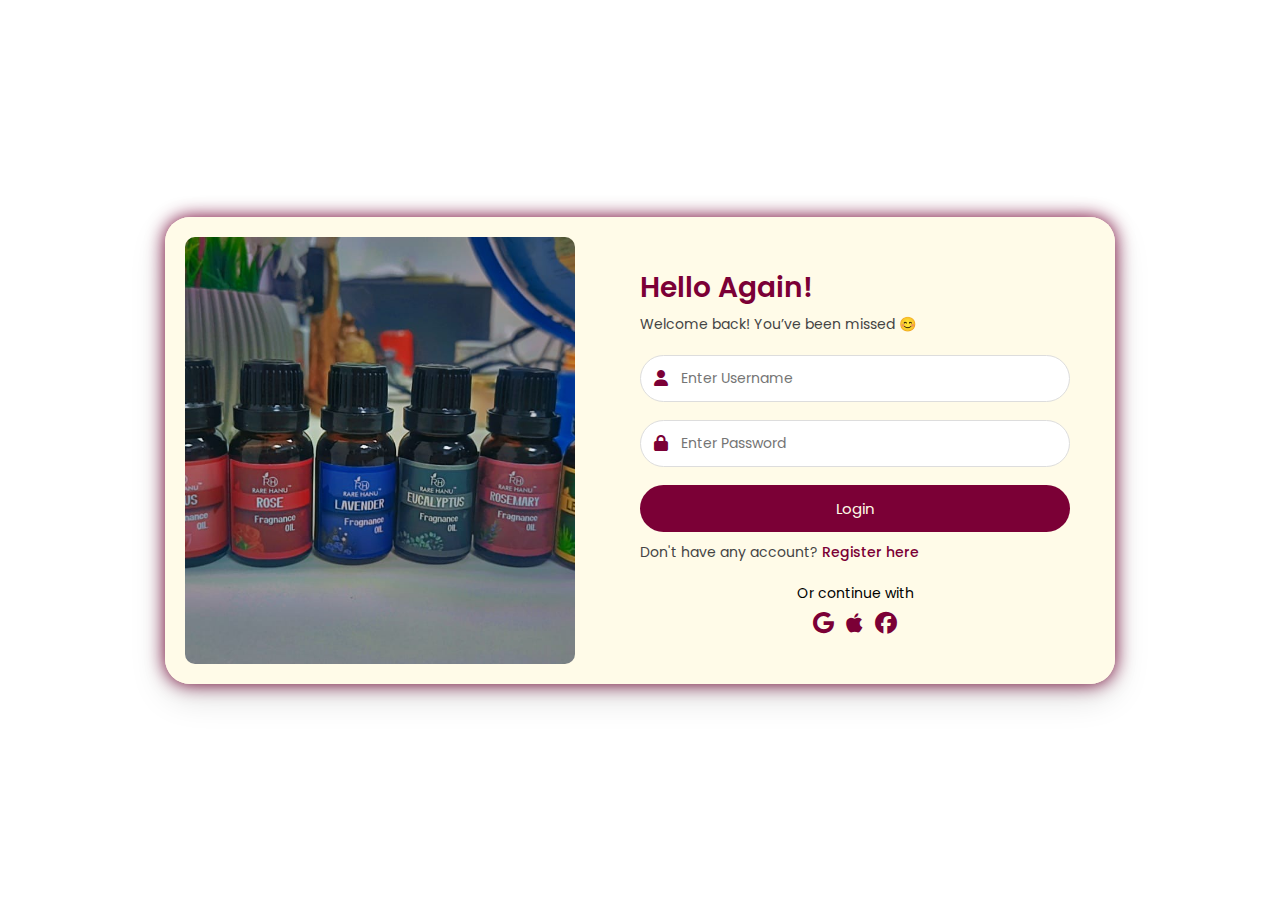
<file: login/login.html>
<!DOCTYPE html>
<html lang="en">
<head>
<meta charset="UTF-8">
<meta name="viewport" content="width=device-width, initial-scale=1.0">
<title>Modern Login</title>

<link href="https://fonts.googleapis.com/css2?family=Poppins:wght@300;400;500;600&display=swap" rel="stylesheet">
<link rel="stylesheet" href="https://cdnjs.cloudflare.com/ajax/libs/font-awesome/6.5.0/css/all.min.css">

<style>
    *{margin:0; padding:0; box-sizing:border-box; font-family:"Poppins",sans-serif;}

    body{
        background:#fff;
        display:flex;
        align-items:center;
        justify-content:center;
        min-height:100vh;
        padding:20px;
    }

    .container{
        width:100%;
        max-width:950px;
        border-radius:25px;
        background:#fffbe8;
        display:flex;
        overflow:hidden;
        border: #7B0036;
        box-shadow:0px 12px 35px rgba(0,0,0,0.15),0px 0px 18px #7B0036;
    }

    
.left {
    flex: 1;
    background: #fffbe8;
    display: flex;
    justify-content: center;
    align-items: center;
    padding: 20px;
}

.left img {
    width: 100%;
    height: 100%;
    object-fit: cover;     
    border-radius: 10px;
}

    .right{
        flex:1.1;
        padding:50px 45px;
        background:#fffbe8;
        display:flex;
        flex-direction:column;
        justify-content:center;
    }

    h2{ color:#7B0036; font-size:28px; font-weight:600; margin-bottom:5px; }
    p{ color:#444; font-size:14px; margin-bottom:20px; }

    .input-box{
        width:100%; margin-bottom:18px; position:relative;
    }
    .input-box input{
        width:100%; padding:12px 40px; font-size:14px;
        border-radius:25px; border:1px solid #ddd; background:#fff;
    }
    .input-box i{
        color:#7B0036; position:absolute; top:50%; left:14px; transform:translateY(-50%);
    }

    .btn{
        width:100%; padding:12px; border:none; background:#7B0036;
        color:#fffbe8; border-radius:25px; font-size:15px; cursor:pointer;
    }

    a{color:#7B0036; font-weight:500; cursor:pointer; text-decoration:none;}
    a:hover{text-decoration:underline;}

    .social{text-align:center; margin-top:15px; font-size:14px;}
    .social-icons{display:flex; justify-content:center; margin-top:8px; gap:12px;}
    .social-icons i{font-size:22px; cursor:pointer; color:#7B0036;}

    /* Hide signup initially */
    #signupForm{ display:none; }

    @media(max-width:900px){
        .container{flex-direction:column; text-align:center;}
        .right{padding:30px;}
        .left img{max-height:260px;}
    }
</style>
</head>
<body>

<div class="container">
    
    <div class="left">
        <img src="perfumephoto/all 1.jpeg" alt="Login Image">
    </div>

    <div class="right">

        <!-- LOGIN FORM -->
        <div id="loginForm">
            <h2>Hello Again!</h2>
            <p>Welcome back! You’ve been missed 😊</p>

            <div class="input-box">
                <i class="fa-solid fa-user"></i>
                <input type="text" placeholder="Enter Username">
            </div>

            <div class="input-box">
                <i class="fa-solid fa-lock"></i>
                <input type="password" placeholder="Enter Password">
            </div>

            <button class="btn">Login</button>

            <p style="margin-top:10px;">Don't have any account? <a onclick="showSignup()">Register here</a></p>

            <div class="social">
                Or continue with
                <div class="social-icons">
                    <i class="fa-brands fa-google"></i>
                    <i class="fa-brands fa-apple"></i>
                    <i class="fa-brands fa-facebook"></i>
                </div>
            </div>
        </div>

        <!-- SIGNUP FORM -->
        <div id="signupForm">
            <h2>Create Account</h2>
            <p>Join us for a better experience 🌱</p>

            <div class="input-box">
                <i class="fa-solid fa-user"></i>
                <input type="text" placeholder="Enter Name">
            </div>

            <div class="input-box">
                <i class="fa-solid fa-envelope"></i>
                <input type="email" placeholder="Enter Email">
            </div>

            <div class="input-box">
                <i class="fa-solid fa-lock"></i>
                <input type="password" placeholder="Enter Password">
            </div>

            <button class="btn">Register</button>

            <p style="margin-top:10px;">Already have an account? <a onclick="showLogin()">Login</a></p>

            <div class="social">
                Or continue with
                <div class="social-icons">
                    <i class="fa-brands fa-google"></i>
                    <i class="fa-brands fa-apple"></i>
                    <i class="fa-brands fa-facebook"></i>
                </div>
            </div>
        </div>

    </div>
</div>

<script>
function showSignup(){
    document.getElementById("loginForm").style.display = "none";
    document.getElementById("signupForm").style.display = "block";
}

function showLogin(){
    document.getElementById("signupForm").style.display = "none";
    document.getElementById("loginForm").style.display = "block";
}
</script>

</body>
</html>
</file>
<file: about.css>
*{
    body {
    font-family: 'Poppins', sans-serif;
}
    margin:0; padding:0; box-sizing:border-box;
    font-family:Arial, sans-serif;
}
.offer-bar{
    background:#7B0036;color:#fff;
    text-align:center;padding:7px;font-size:14px;
}
/* NAVBAR */
header{
    width:100%;
    display:flex;
    justify-content:space-between;
    align-items:center;
    padding:15px 6%;
    background:#fff;
    position:sticky;
    top:0;
    z-index:100;
}

.logo {
    display: flex;
    align-items: center;
    gap: 8px;
    font-size: 28px; 
    font-weight: 700;
    color: #000;
    transform: scale(1.9); 
    transform-origin: left center; 
}

.logo img {
    height: 55px;
    width: auto;
    object-fit: contain;
    display: block;
}

nav ul{
    display:flex;
    gap:25px;
    list-style:none;
}

nav ul li a{
    text-decoration:none;
    font-weight:600;
    color:#000;
    cursor:pointer;
}

.icons i{
    font-size:18px;
    margin-left:18px;
    cursor:pointer;
}

.menu-btn{
    display:none;
    font-size:23px;
    cursor:pointer;
}


/* HIDE MOBILE ICON ROW IN DESKTOP VIEW */
.mobile-icons {
    display: none;
}

/* MOBILE MENU */
@media(max-width:900px){

    /* NAV MENU */
    nav ul{
        position:absolute;
        top:75px;
        right:0;
        flex-direction:column;
        background:#fff;
        width:100%;
        padding:20px;
        display:none;
    }

    nav.open ul{
        display:flex;
    }

    /* DESKTOP ICON ROW HIDE ON MOBILE */
    .icons{
        display:none;
    }

    /* SHOW MOBILE ICON ROW */
    .mobile-icons {
        display:flex;
        gap:20px;
        margin-top:15px;
        font-size:22px;
        justify-content:flex-start;
        padding-left:10px;
    }

    .menu-btn{
        display:block;
    }
}

/* ================= ABOUT US BANNER ================= */
.about-banner {
    width: 100%;
    height: 70vh;
    position: relative;
    overflow: hidden;
}

/* Image */
.about-banner img {
    width: 100%;
    height: 100%;
    object-fit: cover;
    object-position: center;
    display: block;
}

/* Dark Overlay */
.about-banner::after {
    content: "";
    position: absolute;
    top: 0; left: 0;
    width: 100%; height: 100%;
    background: rgba(0,0,0,0.45);   
    z-index: 1;
}

/* Text */
.banner-text {
    position: absolute;
    top: 50%;
    left: 50%;
    transform: translate(-50%, -50%);
    text-align: center;
    color: white;
    text-shadow: 0 3px 10px rgba(0,0,0,0.6);
    z-index: 2;  
}

.banner-text h1 {
    font-size: 60px;
    font-weight: 700;
    margin: 0;
}

.banner-text p {
    font-size: 22px;
    margin-top: 10px;
}

/* ================= RESPONSIVE ================= */

/* TABLET */
@media (max-width: 992px) {

    .about-banner {
        height: 50vh;
    }

    .about-banner::after {
        background: rgba(0,0,0,0.60); 
    }

    .banner-text h1 {
        font-size: 45px;
    }

    .banner-text p {
        font-size: 18px;
    }
}

/* MOBILE */
@media (max-width: 600px) {

    .about-banner {
        height: 35vh;
    }

    .about-banner::after {
        background: rgba(0,0,0,0.70); 
    }

    .banner-text h1 {
        font-size: 28px;
    }

    .banner-text p {
        font-size: 14px;
    }
}


/* ABOUT SECTION */
.about-container {
    display: flex;
    padding: 80px 10%;
    gap: 60px;
    align-items: center;
}

/* Image frame effect */
.img-frame {
    width: 80%;
    height: 80%;
    border: 3px solid #7B0036;
    position: absolute;
    top: 20px;
    left: 20px;
    border-radius: 15px;
    z-index: 1;
}

.about-image {
    position: relative;
    flex: 1;
}

.about-image img {
    width: 100%;
    border-radius: 15px;
    position: relative;
    z-index: 2;
    box-shadow: 0px 15px 30px rgba(0,0,0,0.15);
    transition:.5s;
}

.about-image img:hover {
    transform: scale(1.04);
}

.about-content {
    flex: 1;
}

.about-content h2 {
    font-size: 38px;
    margin-bottom: 18px;
}

.about-content p {
    font-size: 18px;
    margin-bottom: 12px;
    line-height: 1.8;
    color: #444;
}

.about-btn {
    padding: 14px 30px;
    background:#7B0036;
    color:#fff;
    border:none;
    border-radius:30px;
    font-weight:600;
    cursor:pointer;
    transition:.3s;
    font-size:16px;
}

.about-btn:hover {
    background:#000;
    transform:scale(1.07);
}

/* FEATURES */
.features {
    padding: 70px 10%;
    background: #fafafa;
    text-align:center;
}

.feature-title {
    font-size: 36px;
    margin-bottom: 45px;
    font-weight: 700;
}

.feature-box {
    display:flex;
    gap:30px;
}

.f-card {
    flex:1;
    background:#fff;
    padding:30px;
    border-radius:15px;
    box-shadow:0px 10px 20px rgba(0,0,0,0.08);
    transition:.4s;
}

.f-card:hover {
    transform: translateY(-10px);
}

.f-card img {
    width:100%;
    height:240px;
    object-fit:cover;
    border-radius:12px;
}

/* BRAND GALLERY */
.brand-gallery {
    padding:70px 10%;
    text-align:center;
}

.gallery-slider {
    display:flex;
    gap:15px;
    overflow-x:auto;
    padding-bottom:10px;
    scroll-behavior:smooth;
}

.gallery-slider::-webkit-scrollbar{
    display:none;
}

.g-item {
    min-width:260px;
    height:330px;
    border-radius:12px;
    overflow:hidden;
}

.g-item img {
    width:100%;
    height:100%;
    object-fit:cover;
    transition:.6s;
}

.g-item:hover img {
    transform:scale(1.15);
}

/* FADE ANIMATIONS */
.fade-up { opacity:0; transform:translateY(20px); animation:fadeUp 1s forwards; }
.fade-up.delay-1 { animation-delay:0.2s; }
.fade-up.delay-2 { animation-delay:0.4s; }

.fade-left { opacity:0; transform:translateX(-30px); animation:fadeUp 1s forwards; }
.fade-right { opacity:0; transform:translateX(30px); animation:fadeUp 1s forwards; }

@keyframes fadeUp {
    to { opacity:1; transform:translate(0); }
}

/* RESPONSIVE */
@media(max-width:900px){
    .about-container {
        flex-direction:column;
    }
    .feature-box {
        flex-direction:column;
    }
}



/* footer  */


/* footer  */
.footer {
    background: #f4ede6;
    padding: 55px 8% 25px; 
    color: #3b2f28;
    font-family: 'Poppins', sans-serif;
}

.footer-container {
    display: flex;
    justify-content: space-evenly; 
    flex-wrap: wrap;
    gap: 30px; 
}

.footer-col {
    min-width: 240px; 
    flex: 1; max-width: 320px; 
}

.footer-about {
    max-width: 300px;
}

.footer-logo {
    width: 160px;
    margin-bottom: 15px;
}

/* Titles */
.footer-col h4 {
    font-size: 20px;
    font-weight: 600;
    margin-bottom: 16px;
    color: #7b4f2a;
}

/* Links */
.footer-col ul {
    list-style: none;
    padding: 0;
}

.footer-col ul li {
    margin-bottom: 10px;
}

.footer-col ul li a {
    color: #4c3b32;
    text-decoration: none;
    transition: 0.3s;
    font-size: 15px;
}

.footer-col ul li a:hover {
    color: #7b4f2a;
    margin-left: 4px;
}

/* Social icons */
.social-links a {
    font-size: 24px;
    margin-right: 14px;
    color: #7b4f2a;
    text-decoration: none;
    transition: 0.3s;
}

.social-links a:hover {
    opacity: 0.7;
}

/* Contact info */
.contact {
    margin-top: 15px;
    font-size: 15px;
    color: #4c3b32;
}

.contact i {
    margin-right: 8px;
    color: #7b4f2a;
    font-size: 18px;
}

/* Bottom */
.footer-bottom {
    text-align: center;
    margin-top: 40px;
    border-top: 1px solid #c8b8a8;
    padding-top: 15px;
    font-size: 14px;
    color: #5a4a41;
}

.footer-bottom a {
    color: #7b4f2a;
    font-weight: 600;
    text-decoration: none;
}

.footer-bottom a:hover {
    text-decoration: underline;
}

/* Responsive */
@media (max-width: 768px) {
    .footer-container {
        flex-direction: column;
        text-align: center;
        align-items: center;
    }

    .social-links a {
        margin-right: 10px;
    }

    .contact p {
        justify-content: center;
    }

    .footer-col ul li a:hover {
        margin-left: 0;
    }
}


:root{
  --accent: #7B0036;
  --muted: #707070;
  --bg: #fffaf6;
  --card-shadow: 0 14px 34px rgba(12,12,12,0.06);
  --radius: 14px;
  --container: 1200px;
  font-size: 16px;
}

/* MAIN */
.main{padding:40px 0}
.about-hero{display:flex;gap:36px;align-items:center;margin-bottom:36px}
.about-hero-left{flex:1}
.about-hero-left .frame{background:var(--bg);padding:18px;border-radius:12px;box-shadow:var(--card-shadow);display:flex;align-items:center;justify-content:center}
.about-hero-left img{max-width:100%;height:420px;object-fit:cover;border-radius:10px}
.about-hero-right{flex:1;max-width:720px}
.about-hero-right h2{font-size:32px;margin:0 0 12px;color:#111}
.lead{font-size:16px;color:#333;line-height:1.6;margin-bottom:14px}
.bullets{list-style:none;padding:0;margin:0 0 18px}
.bullets li{margin:8px 0;color:#444}

/* CTAs */
.cta-row{display:flex;gap:12px;margin-top:8px}
.btn{display:inline-block;padding:10px 18px;border-radius:10px;border:1px solid transparent;text-decoration:none;font-weight:600;cursor:pointer}
.btn.primary{background:var(--accent);color:#fff}
.btn.outline{background:transparent;border-color:#ddd;color:#111}

/* POLICIES */
.policies{margin:24px 0}
.policies h3{font-size:22px;margin-bottom:14px}
.policy-grid{display:grid;grid-template-columns:repeat(2,1fr);gap:18px}
.policy-card{background:#fff;border-radius:12px;padding:16px;box-shadow:var(--card-shadow);position:relative;overflow:hidden}
.policy-card h4{margin:0 0 6px}
.policy-card .muted{font-size:13px;color:var(--muted);margin-bottom:8px}
.policy-body{max-height:120px;overflow:hidden;color:#333;line-height:1.5;transition:all .28s ease}
.policy-card.open .policy-body{max-height:800px}
.panel-toggle{margin-top:12px;border:0;background:var(--accent);color:#fff;padding:8px 12px;border-radius:8px;cursor:pointer}

/* CONTACT */
.contact-info{display:flex;gap:30px;margin-top:28px;align-items:flex-start}
.contact-left{flex:1;background:#fff;padding:18px;border-radius:12px;box-shadow:var(--card-shadow)}
.contact-right{flex:1;background:#fff;padding:18px;border-radius:12px;box-shadow:var(--card-shadow)}
.contact-right h4{margin-top:0}
.contact-form .row{display:flex;gap:12px;margin-bottom:12px}
.contact-form input,.contact-form textarea{width:100%;padding:10px;border:1px solid #e6e2df;border-radius:8px;font-size:15px}
.form-row{display:flex;gap:10px;justify-content:flex-start;margin-top:10px}

/* MAP */
.map-wrap{margin-top:22px}
.map-wrap h4{margin-bottom:10px}
.map-placeholder img{width:100%;border-radius:12px;object-fit:cover;display:block;box-shadow:var(--card-shadow)}


/* RESPONSIVE */
@media (max-width:1000px){
  .policy-grid{grid-template-columns:1fr}
  .about-hero{flex-direction:column}
  .about-hero-left img{height:320px}
}
@media (max-width:780px){
  .container{padding:0 5%}
  .header-inner{gap:12px}
  .main{padding:28px 0}
  .menu-toggle{display:block}
  .main-nav{display:none}
  .about-hero-left img{height:240px}
  .contact-info{flex-direction:column}
}
@media (max-width:420px){
  .btn{padding:8px 12px;font-size:14px}
}



/* Floating WhatsApp & Call Buttons */
:root{
--size:60px;
--gap:12px;
--right-offset:20px;
--bottom-offset:20px;
}


.floating-actions{
position: fixed;
right: var(--right-offset);
bottom: var(--bottom-offset);
display: flex;
flex-direction: column;
gap: var(--gap);
z-index: 999999;
}


.action-btn{
width: var(--size);
height: var(--size);
border-radius: 50%;
display: flex;
align-items: center;
justify-content: center;
color: #fff;
box-shadow: 0 6px 18px rgba(0,0,0,0.2);
text-decoration: none;
transition: transform 0.2s ease;
}


.action-btn:hover{
transform: translateY(-6px);
}


/* WhatsApp */
.whatsapp{
background: #25D366;
}


/* Call */
.call{
background: #007AFF;
}


.floating-actions svg{
width: 60%;
height: 60%;
fill: white;
}

.whatsapp i {
    font-size: 35px;   
}

@media(max-width:600px){
:root{ --size:50px; --right-offset:14px; --bottom-offset:14px; }
}
</file>
<file: blog.css>
*{
    body {
    font-family: 'Poppins', sans-serif;
}
    margin:0; padding:0; box-sizing:border-box;
    font-family:Arial, sans-serif;
}
.offer-bar{
    background:#7B0036;color:#fff;
    text-align:center;padding:7px;font-size:14px;
}
/* NAVBAR */
header{
    width:100%;
    display:flex;
    justify-content:space-between;
    align-items:center;
    padding:15px 6%;
    background:#fff;
    position:sticky;
    top:0;
    z-index:100;
}

.logo {
    display: flex;
    align-items: center;
    gap: 8px;
    font-size: 28px; 
    font-weight: 700;
    color: #000;
    transform: scale(1.9); 
    transform-origin: left center; 
}

.logo img {
    height: 55px;
    width: auto;
    object-fit: contain;
    display: block;
}

nav ul{
    display:flex;
    gap:25px;
    list-style:none;
}

nav ul li a{
    text-decoration:none;
    font-weight:600;
    color:#000;
    cursor:pointer;
}

.icons i{
    font-size:18px;
    margin-left:18px;
    cursor:pointer;
}

.menu-btn{
    display:none;
    font-size:23px;
    cursor:pointer;
}

/* HIDE MOBILE ICON ROW IN DESKTOP VIEW */
.mobile-icons {
    display: none;
}

/* MOBILE MENU */
@media(max-width:900px){

    /* NAV MENU */
    nav ul{
        position:absolute;
        top:75px;
        right:0;
        flex-direction:column;
        background:#fff;
        width:100%;
        padding:20px;
        display:none;
    }

    nav.open ul{
        display:flex;
    }

    /* DESKTOP ICON ROW HIDE ON MOBILE */
    .icons{
        display:none;
    }

    /* SHOW MOBILE ICON ROW */
    .mobile-icons {
        display:flex;
        gap:20px;
        margin-top:15px;
        font-size:22px;
        justify-content:flex-start;
        padding-left:10px;
    }

    .menu-btn{
        display:block;
    }
}

* {
    margin: 0;
    padding: 0;
    box-sizing: border-box;
    font-family: 'Poppins', sans-serif;
}
/* =============== BLOG / ABOUT BANNER =============== */
.about-banner {
    width: 100%;
    height: 70vh;
    position: relative;
    overflow: hidden;
}

/* Banner Image */
.about-banner img {
    width: 100%;
    height: 100%;
    object-fit: cover;
    display: block;
}

/* Dark Overlay */
.about-banner::after {
    content: "";
    position: absolute;
    top: 0; left: 0;
    width: 100%; height: 100%;
    background: rgba(0,0,0,0.45);   
    z-index: 1;
}

/* Banner Text */
.banner-text {
    position: absolute;
    top: 50%;
    left: 50%;
    transform: translate(-50%, -50%);
    text-align: center;
    color: white;
    text-shadow: 0 3px 10px rgba(0,0,0,0.6);
    z-index: 2; 
}

.banner-text h1 {
    font-size: 60px;
    font-weight: 700;
    margin: 0;
}

/* =============== RESPONSIVE =============== */

/* TABLET */
@media (max-width: 992px) {

    .about-banner {
        height: 50vh;
    }

    .about-banner::after {
        background: rgba(0,0,0,0.60); 
    }

    .banner-text h1 {
        font-size: 45px;
    }
}

/* MOBILE */
@media (max-width: 600px) {

    .about-banner {
        height: 35vh;
    }

    .about-banner::after {
        background: rgba(0,0,0,0.70);
    }

    .banner-text h1 {
        font-size: 28px;
    }
}



/* BLOG SECTION */
.blog-section {
    width: 100%;
    padding: 80px 8%;
    background: #fff;
    text-align: center;
}

.blog-header h2 {
    font-size: 42px;
    font-weight: 700;
    margin-bottom: 10px;
    color: #7B0036;
}

.blog-header p {
    width: 70%;
    margin: auto;
    color: #444;
    font-size: 16px;
    line-height: 1.6;
}

/* BLOG CARDS GRID */
.blog-container {
    margin-top: 50px;
    display: grid;
    grid-template-columns: repeat(3, 1fr);
    gap: 35px;
}

.blog-card {
    background: #fff;
    border-radius: 15px;
    overflow: hidden;
    padding-bottom: 20px;
    box-shadow: 0 4px 20px rgba(0,0,0,0.1);
    transition: .3s;
    cursor: pointer;
}

.blog-card:hover {
    transform: translateY(-10px);
}

.blog-card img {
    width: 100%;
    height: 260px;
    object-fit: cover;
}

.blog-card h3 {
    font-size: 20px;
    margin: 15px 0 5px;
}

.blog-card .price {
    font-size: 18px;
    color: #7B0036;
    font-weight: 600;
}

/* GALLERY SECTION */
.blog-gallery {
    padding: 80px 8%;
    background: #f7f1ec;
    text-align: center;
}

.blog-gallery h2 {
    font-size: 40px;
    margin-bottom: 40px;
    color: #7B0036;
}

.gallery-grid {
    display: grid;
    grid-template-columns: repeat(3, 1fr);
    gap: 15px;
}

.gallery-grid img {
    width: 100%;
    height: 260px;
    object-fit: cover;
    border-radius: 12px;
    transition: .3s;
}

.gallery-grid img:hover {
    transform: scale(1.07);
}

/* RESPONSIVE */

/* Tablet */
@media (max-width: 992px) {

    .blog-header p {
        width: 90%;
    }

    .blog-container {
        grid-template-columns: repeat(2, 1fr);
    }

    .gallery-grid {
        grid-template-columns: repeat(2, 1fr);
    }
}

/* Mobile */
@media (max-width: 600px) {

    .blog-header h2 {
        font-size: 32px;
    }

    .blog-container {
        grid-template-columns: 1fr;
    }

    .gallery-grid {
        grid-template-columns: 1fr;
    }

    .blog-card img,
    .gallery-grid img {
        height: 200px;
    }
}



/* footer  */


/* footer  */
.footer {
    background: #f4ede6;
    padding: 55px 8% 25px; 
    color: #3b2f28;
    font-family: 'Poppins', sans-serif;
}

.footer-container {
    display: flex;
    justify-content: space-evenly; 
    flex-wrap: wrap;
    gap: 30px; 
}

.footer-col {
    min-width: 240px; 
    flex: 1; max-width: 320px; 
}

.footer-about {
    max-width: 300px;
}

.footer-logo {
    width: 160px;
    margin-bottom: 15px;
}

/* Titles */
.footer-col h4 {
    font-size: 20px;
    font-weight: 600;
    margin-bottom: 16px;
    color: #7b4f2a;
}

/* Links */
.footer-col ul {
    list-style: none;
    padding: 0;
}

.footer-col ul li {
    margin-bottom: 10px;
}

.footer-col ul li a {
    color: #4c3b32;
    text-decoration: none;
    transition: 0.3s;
    font-size: 15px;
}

.footer-col ul li a:hover {
    color: #7b4f2a;
    margin-left: 4px;
}

/* Social icons */
.social-links a {
    font-size: 24px;
    margin-right: 14px;
    color: #7b4f2a;
    text-decoration: none;
    transition: 0.3s;
}

.social-links a:hover {
    opacity: 0.7;
}

/* Contact info */
.contact-info {
    margin-top: 15px;
    font-size: 15px;
    color: #4c3b32;
}

.contact-info i {
    margin-right: 8px;
    color: #7b4f2a;
    font-size: 18px;
}

/* Bottom */
.footer-bottom {
    text-align: center;
    margin-top: 40px;
    border-top: 1px solid #c8b8a8;
    padding-top: 15px;
    font-size: 14px;
    color: #5a4a41;
}

.footer-bottom a {
    color: #7b4f2a;
    font-weight: 600;
    text-decoration: none;
}

.footer-bottom a:hover {
    text-decoration: underline;
}

/* Responsive */
@media (max-width: 768px) {
    .footer-container {
        flex-direction: column;
        text-align: center;
        align-items: center;
    }

    .social-links a {
        margin-right: 10px;
    }

    .contact-info p {
        justify-content: center;
    }

    .footer-col ul li a:hover {
        margin-left: 0;
    }
}
</file>
<file: contact.css>
*{
    body {
    font-family: 'Poppins', sans-serif;
}
    margin:0; padding:0; box-sizing:border-box;
    font-family:Arial, sans-serif;
}
.offer-bar{
    background:#7B0036;color:#fff;
    text-align:center;padding:7px;font-size:14px;
}
/* NAVBAR */
header{
    width:100%;
    display:flex;
    justify-content:space-between;
    align-items:center;
    padding:15px 6%;
    background:#fff;
    position:sticky;
    top:0;
    z-index:100;
}

.logo {
    display: flex;
    align-items: center;
    gap: 8px;
    font-size: 28px; 
    font-weight: 700;
    color: #000;
    transform: scale(1.9); 
    transform-origin: left center; 
}

.logo img {
    height: 55px;
    width: auto;
    object-fit: contain;
    display: block;
}

nav ul{
    display:flex;
    gap:25px;
    list-style:none;
}

nav ul li a{
    text-decoration:none;
    font-weight:600;
    color:#000;
    cursor:pointer;
}

.icons i{
    font-size:18px;
    margin-left:18px;
    cursor:pointer;
}

.menu-btn{
    display:none;
    font-size:23px;
    cursor:pointer;
}

/* HIDE MOBILE ICON ROW IN DESKTOP VIEW */
.mobile-icons {
    display: none;
}

/* MOBILE MENU */
@media(max-width:900px){

    /* NAV MENU */
    nav ul{
        position:absolute;
        top:75px;
        right:0;
        flex-direction:column;
        background:#fff;
        width:100%;
        padding:20px;
        display:none;
    }

    nav.open ul{
        display:flex;
    }

    /* DESKTOP ICON ROW HIDE ON MOBILE */
    .icons{
        display:none;
    }

    /* SHOW MOBILE ICON ROW */
    .mobile-icons {
        display:flex;
        gap:20px;
        margin-top:15px;
        font-size:22px;
        justify-content:flex-start;
        padding-left:10px;
    }

    .menu-btn{
        display:block;
    }
}

* {
    margin: 0;
    padding: 0;
    box-sizing: border-box;
    font-family: 'Poppins', sans-serif;
}/* =============== BLOG / ABOUT BANNER =============== */
.about-banner {
    width: 100%;
    height: 70vh;
    position: relative;
    overflow: hidden;
}

/* Banner Image */
.about-banner img {
    width: 100%;
    height: 100%;
    object-fit: cover;
    display: block;
}

/* Dark Overlay */
.about-banner::after {
    content: "";
    position: absolute;
    top: 0; left: 0;
    width: 100%; height: 100%;
    background: rgba(0,0,0,0.45);   /* Desktop overlay */
    z-index: 1;
}

/* Banner Text */
.banner-text {
    position: absolute;
    top: 50%;
    left: 50%;
    transform: translate(-50%, -50%);
    text-align: center;
    color: white;
    text-shadow: 0 3px 10px rgba(0,0,0,0.6);
    z-index: 2; /* above overlay */
}

.banner-text h1 {
    font-size: 60px;
    font-weight: 700;
    margin: 0;
}

/* =============== RESPONSIVE =============== */

/* TABLET */
@media (max-width: 992px) {

    .about-banner {
        height: 50vh;
    }

    .about-banner::after {
        background: rgba(0,0,0,0.60); /* stronger tablet overlay */
    }

    .banner-text h1 {
        font-size: 45px;
    }
}

/* MOBILE */
@media (max-width: 600px) {

    .about-banner {
        height: 35vh;
    }

    .about-banner::after {
        background: rgba(0,0,0,0.70); /* deep mobile overlay */
    }

    .banner-text h1 {
        font-size: 28px;
    }
}

/* CONTACT SECTION */
.contact-section {
    width: 100%;
    padding: 60px 7%;
    text-align: center;
}

.contact-title {
    font-size: 40px;
    font-weight: 700;
    color: #7B0036;
}

.contact-subtitle {
    font-size: 16px;
    margin-bottom: 40px;
    color: #444;
}

/* WRAPPER (INFO + FORM) */
.contact-wrapper {
    display: flex;
    justify-content: space-between;
    gap: 40px;
    flex-wrap: wrap;
    margin-bottom: 40px;
}

/* LEFT: CONTACT INFO */
.contact-info {
    flex: 1;
    min-width: 270px;
    background: #f7f0eb;
    padding: 25px;
    border-radius: 12px;
    box-shadow: 0 0 10px rgba(0,0,0,0.08);
    text-align: left;
}

.contact-info h3 {
    font-size: 30px;
    margin-bottom: 15px;
    color: #7B0036;
}

.contact-info p {
    font-size: 25px;
    margin: 10px 0;
    color: #333;
}

.contact-info i {
    color: #7B0036;
    margin-right: 10px;
}

/* RIGHT: FORM */
.contact-form {
    flex: 1;
    min-width: 270px;
    background: #fafafa;
    padding: 25px;
    border-radius: 12px;
    box-shadow: 0 0 10px rgba(0,0,0,0.08);
    text-align: left;
}

.contact-form h3 {
    font-size: 22px;
    margin-bottom: 15px;
    color: #7B0036;
}

.contact-form form input,
.contact-form form textarea {
    width: 100%;
    padding: 12px;
    margin-bottom: 15px;
    border: 1px solid #ccc;
    border-radius: 6px;
    font-size: 15px;
}

.contact-form textarea {
    height: 130px;
    resize: none;
}

.contact-form button {
    width: 100%;
    padding: 12px;
    background: #7B0036;
    color: white;
    border: none;
    border-radius: 6px;
    font-size: 18px;
    cursor: pointer;
    transition: 0.3s;
}

.contact-form button:hover {
    opacity: 0.85;
}

/* MAP */
.map-box iframe {
    width: 100%;
    height: 350px;
    border: 0;
    border-radius: 12px;
    box-shadow: 0 0 10px rgba(0,0,0,0.15);
}

/* RESPONSIVE FIX */
@media (max-width: 900px) {
    .contact-wrapper {
        flex-direction: column;
        width: 100%;
    }

    .contact-info {
        width: 100%;
        padding: 15px;
    }

    .contact-info h3 {
        font-size: 22px;
    }

    .contact-info p {
        font-size: 16px;
    }
}

/* Extra small (mobile < 480px) */
@media (max-width: 480px) {
    .contact-info {
        padding: 12px;
    }

    .contact-info h3 {
        font-size: 20px;
    }

    .contact-info p {
        font-size: 14px;
    }
}



/* footer  */
.footer {
    background: #f4ede6;
    padding: 55px 8% 25px; 
    color: #3b2f28;
    font-family: 'Poppins', sans-serif;
}

.footer-container {
    display: flex;
    justify-content: space-evenly; 
    flex-wrap: wrap;
    gap: 30px; 
}

.footer-col {
    min-width: 240px; 
    flex: 1; max-width: 320px; 
}

.footer-about {
    max-width: 300px;
}

.footer-logo {
    width: 160px;
    margin-bottom: 15px;
}

/* Titles */
.footer-col h4 {
    font-size: 20px;
    font-weight: 600;
    margin-bottom: 16px;
    color: #7b4f2a;
}

/* Links */
.footer-col ul {
    list-style: none;
    padding: 0;
}

.footer-col ul li {
    margin-bottom: 10px;
}

.footer-col ul li a {
    color: #4c3b32;
    text-decoration: none;
    transition: 0.3s;
    font-size: 15px;
}

.footer-col ul li a:hover {
    color: #7b4f2a;
    margin-left: 4px;
}

/* Social icons */
.social-links a {
    font-size: 24px;
    margin-right: 14px;
    color: #7b4f2a;
    text-decoration: none;
    transition: 0.3s;
}

.social-links a:hover {
    opacity: 0.7;
}

/* Contact info */
.contact{
    margin-top: 15px;
    font-size: 15px;
    color: #4c3b32;
}

.contact i {
    margin-right: 8px;
    color: #7b4f2a;
    font-size: 18px;
}

/* Bottom */
.footer-bottom {
    text-align: center;
    margin-top: 40px;
    border-top: 1px solid #c8b8a8;
    padding-top: 15px;
    font-size: 14px;
    color: #5a4a41;
}

.footer-bottom a {
    color: #7b4f2a;
    font-weight: 600;
    text-decoration: none;
}

.footer-bottom a:hover {
    text-decoration: underline;
}

/* Responsive */
@media (max-width: 768px) {
    .footer-container {
        flex-direction: column;
        text-align: center;
        align-items: center;
    }

    .social-links a {
        margin-right: 10px;
    }

    .contact p {
        justify-content: center;
    }

    .footer-col ul li a:hover {
        margin-left: 0;
    }
}
</file>
<file: product.css>
*{
    body {
    font-family: 'Poppins', sans-serif;
}
    margin:0; padding:0; box-sizing:border-box;
    font-family:Arial, sans-serif;
}
.offer-bar{
    background:#7B0036;color:#fff;
    text-align:center;padding:7px;font-size:14px;
}
/* NAVBAR */
header{
    width:100%;
    display:flex;
    justify-content:space-between;
    align-items:center;
    padding:15px 6%;
    background:#fff;
    position:sticky;
    top:0;
    z-index:100;
}

.logo {
    display: flex;
    align-items: center;
    gap: 8px;
    font-size: 28px; 
    font-weight: 700;
    color: #000;
    transform: scale(1.9); 
    transform-origin: left center; 
}

.logo img {
    height: 55px;
    width: auto;
    object-fit: contain;
    display: block;
}

nav ul{
    display:flex;
    gap:25px;
    list-style:none;
}

nav ul li a{
    text-decoration:none;
    font-weight:600;
    color:#000;
    cursor:pointer;
}

.icons i{
    font-size:18px;
    margin-left:18px;
    cursor:pointer;
}

.menu-btn{
    display:none;
    font-size:23px;
    cursor:pointer;
}


/* HIDE MOBILE ICON ROW IN DESKTOP VIEW */
.mobile-icons {
    display: none;
}

/* MOBILE MENU */
@media(max-width:900px){

    /* NAV MENU */
    nav ul{
        position:absolute;
        top:75px;
        right:0;
        flex-direction:column;
        background:#fff;
        width:100%;
        padding:20px;
        display:none;
    }

    nav.open ul{
        display:flex;
    }

    /* DESKTOP ICON ROW HIDE ON MOBILE */
    .icons{
        display:none;
    }

    /* SHOW MOBILE ICON ROW */
    .mobile-icons {
        display:flex;
        gap:20px;
        margin-top:15px;
        font-size:22px;
        justify-content:flex-start;
        padding-left:10px;
    }

    .menu-btn{
        display:block;
    }
}


* {
    margin: 0;
    padding: 0;
    box-sizing: border-box;
    font-family: 'Poppins', sans-serif;
}
/* =============== BLOG / ABOUT BANNER =============== */
.about-banner {
    width: 100%;
    height: 70vh;
    position: relative;
    overflow: hidden;
}

/* Banner Image */
.about-banner img {
    width: 100%;
    height: 100%;
    object-fit: cover;
    display: block;
}

/* Dark Overlay */
.about-banner::after {
    content: "";
    position: absolute;
    top: 0; left: 0;
    width: 100%; height: 100%;
    background: rgba(0,0,0,0.45);   /* Desktop overlay */
    z-index: 1;
}

/* Banner Text */
.banner-text {
    position: absolute;
    top: 50%;
    left: 50%;
    transform: translate(-50%, -50%);
    text-align: center;
    color: white;
    text-shadow: 0 3px 10px rgba(0,0,0,0.6);
    z-index: 2; /* above overlay */
}

.banner-text h1 {
    font-size: 60px;
    font-weight: 700;
    margin: 0;
}

/* =============== RESPONSIVE =============== */

/* TABLET */
@media (max-width: 992px) {

    .about-banner {
        height: 50vh;
    }

    .about-banner::after {
        background: rgba(0,0,0,0.60); /* stronger tablet overlay */
    }

    .banner-text h1 {
        font-size: 45px;
    }
}

/* MOBILE */
@media (max-width: 600px) {

    .about-banner {
        height: 35vh;
    }

    .about-banner::after {
        background: rgba(0,0,0,0.70); 
    }

    .banner-text h1 {
        font-size: 28px;
    }
}

/* DESKTOP  */
@media (min-width: 769px) {
    .mobile-filter-btn,
    .mobile-filter-top {
        display: none !important;
    }
}

/* MOBILE: Auto grid */
@media (max-width: 768px) {
    .products {
        display: grid;
        grid-template-columns: repeat(auto-fill, minmax(150px, 1fr)) !important;
        gap: 18px !important;
    }

    /* Card full width properly */
    .card {
        width: 100% !important;
    }

    /* Image not cropped weirdly */
    .card img {
        width: 100%;
        height: auto;
        object-fit: cover;
        border-radius: 10px;
    }
}

/* ---------- DEFAULT (Laptop/Tablet) ---------- */
.filter-box {
    display: block;
}

/* DESKTOP  */
@media (min-width: 769px) {
    .mobile-filter-btn,
    .mobile-filter-top {
        display: none !important;
    }
}

/* ---------- MOBILE FILTER ONLY ---------- */
@media (max-width: 768px) {

    /* Hide Desktop Filter */
    .filter-box {
        display: none !important;
    }

    /* Show mobile button */
    .mobile-filter-btn {
        display: flex !important;
        align-items: center;
        gap: 8px;
        background: #000;
        color: #fff;
        width: max-content;
        padding: 10px 16px;
        border-radius: 6px;
        margin: 12px auto;
        font-size: 18px;
        cursor: pointer;
        font-weight: 600;
    }

    .mobile-filter-top {
    display: flex;
    align-items: center;
    justify-content: space-between;
    margin-bottom: 15px;
}

.mobile-filter-top h3 {
    font-size: 20px;
    font-weight: 700;
    margin: 0;
}

.closeMobileFilter {
    font-size: 28px;
    cursor: pointer;
    font-weight: bold;
}


    /* Overlay */
    #filterOverlay {
        display: none;
        position: fixed;
        inset: 0;
        background: rgba(0,0,0,0.5);
        z-index: 999;
    }

    /* Sliding box */
    .mobile-filter {
        display: block !important;
        position: fixed;
        top: 0;
        left: -300px;
        width: 260px;
        height: 100vh;
        background: #fff;
        padding: 20px;
        box-shadow: 3px 0 6px rgba(0,0,0,0.25);
        z-index: 1000;
        overflow-y: auto;
        transition: left .35s ease;
    }

    .mobile-filter.open {
        left: 0;
    }

    /* 2-COLUMN PRODUCT GRID ON MOBILE */
    .products {
        grid-template-columns: repeat(2, 1fr) !important;
        gap: 18px !important;
    }
}

/* ---------- DEFAULT (Laptop/Tablet) ---------- */
.filter-box {
    display: block;
}
/* ---------- MOBILE FILTER ONLY ---------- */
@media (max-width: 768px) {

    /* Hide Desktop Filter */
    .filter-box {
        display: none !important;
    }

    /* Show mobile button */
    .mobile-filter-btn {
        display: flex !important;
        align-items: center;
        gap: 8px;
        background: #000;
        color: #fff;
        width: max-content;
        padding: 10px 16px;
        border-radius: 6px;
        margin: 12px auto;
        font-size: 18px;
        cursor: pointer;
        font-weight: 600;
    }

    /* Overlay */
    #filterOverlay {
        display: none;
        position: fixed;
        inset: 0;
        background: rgba(0,0,0,0.5);
        z-index: 999;
    }

    /* Sliding box */
    .mobile-filter {
        display: block !important;
        position: fixed;
        top: 0;
        left: -300px;
        width: 260px;
        height: 100vh;
        background: #fff;
        padding: 20px;
        box-shadow: 3px 0 6px rgba(0,0,0,0.25);
        z-index: 1000;
        overflow-y: auto;
        transition: left .35s ease;
    }

    .mobile-filter.open {
        left: 0;
    }
}

/* HOVER ICONS ALWAYS ON MOBILE */
@media (max-width: 768px) { 
    .hover-icons {
        opacity: 1 !important;
        bottom: 15px !important;
    }
}

/* HOVER ICONS NORMAL DESKTOP */
.hover-icons {
    position: absolute;
    bottom: 10px;
    left: 50%;
    transform: translateX(-50%);
    display: flex;
    gap: 9px;
    opacity: 0;
    transition: 0.3s;
}

.card:hover .hover-icons {
    opacity: 1;
    bottom: 20px;
}

/* POPUP RESPONSIVE FIX */
.popup-content {
    width: 90%;
    max-width: 900px;
    background: white;
    display: flex;
    gap: 25px;
    border-radius: 15px;
    padding: 25px;
    position: relative;
}

/* TABLET */
@media (max-width: 900px) {
    .popup-content {
        flex-direction: column;
        text-align: center;
    }

    .popup-left img {
        width: 100% !important;
        max-width: 350px;
        margin: auto;
        height: auto !important;
    }
}

/* MOBILE */
@media (max-width: 600px) {
    .popup-content {
        padding: 18px;
    }

    .popup-right h2 {
        font-size: 20px;
    }

    .popup-buttons button,
    .popup-buttons a {
        width: 100%;
    }
}

/* Layout */
.product-container {
    display: flex;
    padding: 40px 6%;
    gap: 40px;
}

/* LEFT FILTER */
.filter-box {
    width: 240px;
    background: #f5f1ee;
    padding: 20px;
    border-radius: 10px;
}

.filter-box h3 {
    margin-bottom: 15px;
}

.filter{
    width: 100%;
    background: #fff;
    color: brown;
    padding: 12px;
    border-radius: 6px;
    cursor: pointer;
    font-size: 18px;
    margin-top: 12px;
    border: none;
    display: block;
    text-align: left;
}

/* H4 → Button */
.accordion-btn {
    width: 100%;
    background: #fff;
    color: black;
    padding: 12px;
    border-radius: 6px;
    cursor: pointer;
    font-size: 15px;
    margin-top: 12px;
    border: none;
    display: block;
    text-align: left;
}

.accordion-btn.active {
    background: #fff;
}


/* H4 ke baad wali sublist hidden */
.sublist {
    list-style: none;
    margin: 0;
    margin-top: 8px;
    padding-left: 5px;
    display: none;
}

.filter-box li {
    padding: 10px;
    margin: 5px 0;
    cursor: pointer;
    background: white;
    color: #000;
    border-radius: 6px;
    font-size: 14px;
    transition: 0.3s;
}

.filter-box li:hover,
.filter-box li.active {
    background: #fff;
    color: black;
}

.accordion-btn {
    width: 100%;
    background: #fff;
    color: black;
    padding: 5px;
    border-radius: 6px;
    cursor: pointer;
    font-size: 15px;
    margin-top: 12px;
    border: none;
    display: block;
    text-align: left;
}

.sublist {
    display: none;
    padding-left: 10px;
    margin-top: 8px;
}



/* RIGHT PRODUCTS */
.products {
    display: grid;
    grid-template-columns: repeat(auto-fill, minmax(220px, 1fr));
    gap: 25px;
    width: 100%;
    padding-bottom: 0;
    margin-bottom: 0;
}

.card {
    background: white;
    padding: 10px;
    border-radius: 10px;
    text-align: center;
    box-shadow: 0 4px 10px rgba(0,0,0,0.1);
    transition: 0.3s;
     height: max-content;  
     flex-direction: column;
}

.card:hover {
    transform: translateY(-5px);
}

.card img {
    width: 100%;
    height: 200px;
    object-fit: cover;
    border-radius: 8px;
}

.card h3 {
    margin: 8px 0 4px;
    font-size: 16px;
    font-weight: 600;
}

.card p {
    margin-bottom: 5px; 
    color: #7b0036;
    font-weight: 600;
}

/* Desktop  */
.product-container {
    display: flex;
    padding: 40px 6%;
    gap: 40px;
}

/* IMAGE BOX CONTAINER */
.img-box {
    position: relative;
    width: 100%;
}

/* HOVER ICONS CENTER */
.hover-icons {
    position: absolute;
    bottom: 10px;
    left: 50%;
    transform: translateX(-50%);
    display: flex;
    gap: 12px;
    opacity: 0;
    transition: 0.3s;
}

/* ICON STYLE */
.hover-icons span {
    width: 25px;
    height: 25px;
    background: white;
    border-radius: 50%;
    display: flex;
    align-items: center;
    justify-content: center;
    font-size: 15px;
    box-shadow: 0 4px 12px rgba(0,0,0,0.2);
    cursor: pointer;
    transition: 0.3s;
}

.hover-icons span:hover {
    transform: scale(1.1);
}

/* SHOW ICONS ON HOVER */
.card:hover .hover-icons {
    opacity: 1;
    bottom: 20px;
}

/* POPUP BACKDROP */
.popup-modal {
    position: fixed;
    top: 0;
    left: 0;
    width: 100%;
    height: 100%;
    background: rgba(0,0,0,0.65);
    display: none;
    justify-content: center;
    align-items: center;
    z-index: 10000;
    padding: 15px;
}

/* MAIN POPUP BOX */
.popup-content {
    width: 80%;
    max-width: 700px;
    background: white;
    display: flex;
    gap: 25px;
    border-radius: 15px;
    padding: 25px;
    position: relative;
    animation: fadeZoom 0.25s ease-in-out;
}

/* ANIMATION */
@keyframes fadeZoom {
    from { transform: scale(0.8); opacity: 0; }
    to { transform: scale(1); opacity: 1; }
}

/* CLOSE BUTTON */
.close-popup {
    position: absolute;
    right: 5px;
    top: 15px;
    font-size: 32px;
    cursor: pointer;
}

/* LEFT IMAGE */
.popup-left img {
    width: 400px;
    height: 390px;
    border-radius: 12px;
}

/* RIGHT SIDE TEXT */
.popup-right {
    flex: 1;
}

.popup-right h2 {
    margin: 5px 0 10px;
    font-size: 30px;
}

.old-price {
    text-decoration: line-through;
    color: gray;
    margin: 3px 0;
}

.new-price {
    color: #7b0036;
    font-weight: bold;
    font-size: 22px;
    margin-bottom: 10px;
}

.qty-box {
    display: flex;
    align-items: center;
    gap: 10px;
}

.qty-box button {
    width: 36px;
    height: 36px;
    background: #e6005c;
    color: white;
    font-size: 20px;
    border: none;
    border-radius: 8px;
    cursor: pointer;
}

.qty-box input {
    width: 45px;
    text-align: center;
    font-size: 18px;
}

/* BUTTONS */
.popup-buttons {
    margin-top: 18px;
    display: flex;
    gap: 15px;
    flex-wrap: wrap;
}

.popup-buttons button {
    padding: 10px 22px;
    border: none;
    border-radius: 8px;
    font-size: 16px;
    cursor: pointer;
}

.popup-buttons .buy-now {
    background: #ff0066;
    color: white;
}

.popup-buttons .add-cart {
    background: #6a0dad;
    color: white;
}

.buy-now-btn {
    background: #ff0066;
    color: white;
    padding: 10px 22px;
    border-radius: 8px;
    border: none;
    text-decoration: none;
    font-size: 16px;
    /* display: inline-block; */
}

/* RESPONSIVE — TABLET (max-width: 900px) */
@media (max-width: 900px) {
    .popup-content {
        flex-direction: column;
        width: 90%;
        padding: 20px;
        text-align: center;
    }

    .popup-left img {
        width: 100%;
        max-width: 330px;
        margin: 0 auto;
    }

    .popup-buttons {
        justify-content: center;
    }

    .popup-right h2 {
        font-size: 22px;
    }
}

/* POPUP BACKDROP */
.popup-modal {
    position: fixed;
    top: 0; left: 0;
    width: 100%; height: 100%;
    background: rgba(0,0,0,0.65);
    display: none;
    justify-content: center;
    align-items: center;
    z-index: 99999;
    padding: 15px;
}

/* POPUP BOX */
.popup-content {
    width: 90%;
    max-width: 900px;
    max-height: 600px;        
    background: #fff;
    display: flex;
    gap: 20px;
    border-radius: 15px;
    padding: 20px;
    overflow-y: auto;        
    animation: fadeZoom 0.25s ease;
}

@keyframes fadeZoom {
    from { transform: scale(0.85); opacity: 0; }
    to { transform: scale(1); opacity: 1; }
}

/* CLOSE BUTTON */
.close-popup {
    position: absolute;
    right: 5px;
    top: 10px;
    font-size: 30px;
    cursor: pointer;
}

/* LEFT IMAGE */
.popup-left img {
    width: 350px;            
    height: 330px;
    object-fit: cover;
    border-radius: 12px;
}

/* RIGHT CONTENT */
.popup-right {
    flex: 1;
}

.popup-right h2 {
    font-size: 26px;
    margin-bottom: 10px;
}

.old-price {
    text-decoration: line-through;
    color: gray;
}

.new-price {
    color: #7b0036;
    font-size: 22px;
    font-weight: bold;
}

/* ============ TABLET =============== */
@media (max-width: 900px) {
    .popup-content {
        flex-direction: column;  
        align-items: center;
        text-align: center;
        max-height: 600px;      
    }

    .popup-left img {
        width: 90%;
        max-width: 260px;      
        height: auto;
    }

    .popup-buttons {
        justify-content: center;
    }
}

/* ============ MOBILE =============== */
@media (max-width: 600px) {

    .popup-content {
        padding: 15px;
        max-height: 550px;       
    }

    .popup-left img {
        width: 80%;
        max-width: 200px;       
        height: auto;
        margin: auto;
    }

    .popup-right h2 {
        font-size: 20px;
    }

    .qty-box button {
        width: 30px;
        height: 30px;
        font-size: 16px;
    }

    .popup-buttons button,
    .popup-buttons a {
        width: 100%;             
    }
}

/* RESPONSIVE — MOBILE (max-width: 600px) */
@media (max-width: 600px) {
    .popup-content {
        padding: 15px;
        border-radius: 12px;
    }

    .close-popup {
        top: 10px;
        right: 5px;
        font-size: 28px;
    }

    .popup-right h2 {
        font-size: 20px;
    }

    .qty-box button {
        width: 32px;
        height: 32px;
        font-size: 18px;
    }

    .popup-buttons button {
        width: 100%;
        padding: 12px 0;
        font-size: 15px;
    }
}

/* RESPONSIVE */
@media (max-width: 900px) {

    .product-container {
    display: flex;
    gap: 40px;
    padding: 40px 6%;
}

@media (max-width: 900px) {
    .product-container {
        display: flex;
        flex-direction: row;
        align-items: flex-start;
        gap: 20px;
        padding: 20px 4%;
    }
}

@media (max-width: 600px) {
    .product-container {
        flex-direction: row;
        gap: 15px;
        padding: 15px 3%;
    }
}


    /* Filter always left */
    .filter-box {
        width: 100%;
        position: relative;
        z-index: 10;
    }

    .products {
    display: grid;
    grid-template-columns: repeat(auto-fill, minmax(220px, 1fr));
    gap: 25px;
    width: 100%;
}

@media (max-width: 900px) {
    .products {
        grid-template-columns: repeat(auto-fill, minmax(160px, 1fr));
        gap: 18px;
    }
}

@media (max-width: 600px) {
    .products {
        grid-template-columns: repeat(auto-fill, minmax(140px, 1fr));
        gap: 15px;
    }
}


    .card img {
        height: 150px;
    }
}

@media (max-width: 600px) {

    .product-container {
        grid-template-columns: 150px 1fr; 
        gap: 15px;
    }

    .products {
        grid-template-columns: repeat(auto-fill, minmax(140px, 1fr));
        gap: 12px;
    }

    .card img {
        height: 130px;
    }
}

/* BACKDROP */
.popup-modal {
    position: fixed;
    top: 0; left: 0;
    width: 100%; height: 100%;
    background: rgba(0,0,0,0.7);
    display: none;
    justify-content: center;
    align-items: center;
    z-index: 99999;
    padding: 15px;
}

/* MAIN POPUP */
.popup-content {
    width: 80%;
    max-width: 900px;
    background: white;
    display: flex;
    gap: 25px;
    border-radius: 15px;
    padding: 25px;
    position: relative;
    animation: fadeZoom 0.25s ease-in-out;
}

@keyframes fadeZoom {
    from { transform: scale(0.85); opacity: 0; }
    to   { transform: scale(1); opacity: 1; }
}

.close-popup {
    position: absolute;
    right: 5px;
    top: 15px;
    font-size: 32px;
    cursor: pointer;
}

/* IMAGE */
.popup-left img {
    width: 380px;
    height: 380px;
    border-radius: 12px;
    object-fit: cover;
}

/* TEXT */
.popup-right { flex: 1; }

.popup-right h2 {
    font-size: 28px;
    margin-bottom: 10px;
}

.old-price {
    text-decoration: line-through;
    color: gray;
}

.new-price {
    color: #7b0036;
    font-size: 22px;
    font-weight: bold;
}

/* Qty */
.qty-box {
    display: flex;
    gap: 10px;
    margin: 10px 0;
}
.qty-box button {
    width: 36px;
    height: 36px;
    background: #e6005c;
    color: white;
    border: none;
    border-radius: 8px;
    font-size: 20px;
    cursor: pointer;
}
.qty-box input {
    width: 45px;
    text-align: center;
    font-size: 18px;
}

/* BUTTONS */
.popup-buttons {
    margin-top: 18px;
    display: flex;
    gap: 15px;
    flex-wrap: wrap;
}

.buy-now-btn {
    background: #ff0066;
    color: white;
    padding: 10px 22px;
    border-radius: 8px;
    text-decoration: none;
}

.add-cart {
    background: #6a0dad;
    color: white;
    padding: 10px 22px;
    border-radius: 8px;
}

/* RESPONSIVE TABLET */
@media (max-width: 900px) {
    .popup-content {
        flex-direction: column;
        width: 90%;
        text-align: center;
    }
    .popup-left img {
        width: 100%;
        max-width: 320px;
        height: auto;
        margin: 0 auto;
    }
    .popup-content {
    width: 80%;
    max-width: 300px;
    height: 600px;
    background: white;
    display: flex;
    gap: 25px;
    border-radius: 15px;
    padding: 25px;
    position: relative;
    animation: fadeZoom 0.25s ease-in-out;
}
}

/* RESPONSIVE MOBILE */
@media (max-width: 600px) {
    .popup-content {
        padding: 15px;
    }
    .popup-right h2 {
        font-size: 22px;
    }
    .popup-buttons a,
    .popup-buttons button {
        width: 100%;
        text-align: center;
    }
    .popup-content {
    width: 80%;
    max-width: 300px;
    height: 600px;
    background: white;
    display: flex;
    gap: 25px;
    border-radius: 15px;
    padding: 25px;
    position: relative;
    animation: fadeZoom 0.25s ease-in-out;
}
}

.view-more-btn {
    display: none;
    padding: 10px 18px;
    margin: 20px auto;
    background: #7b0036;
    color: white;
    border: none;
    border-radius: 6px;
    cursor: pointer;
    font-size: 16px;
    font-weight: 600;
    height: 50px;
    display: block; /* center-align */
}



/* footer  */
.footer {
    background: #f4ede6;
    padding: 55px 8% 25px; 
    color: #3b2f28;
    font-family: 'Poppins', sans-serif;
}

.footer-container {
    display: flex;
    justify-content: space-evenly; 
    flex-wrap: wrap;
    gap: 30px; 
}

.footer-col {
    min-width: 240px; 
    flex: 1; max-width: 320px; 
}

.footer-about {
    max-width: 300px;
}

.footer-logo {
    width: 160px;
    margin-bottom: 15px;
}

/* Titles */
.footer-col h4 {
    font-size: 20px;
    font-weight: 600;
    margin-bottom: 16px;
    color: #7b4f2a;
}

/* Links */
.footer-col ul {
    list-style: none;
    padding: 0;
}

.footer-col ul li {
    margin-bottom: 10px;
}

.footer-col ul li a {
    color: #4c3b32;
    text-decoration: none;
    transition: 0.3s;
    font-size: 15px;
}

.footer-col ul li a:hover {
    color: #7b4f2a;
    margin-left: 4px;
}

/* Social icons */
.social-links a {
    font-size: 24px;
    margin-right: 14px;
    color: #7b4f2a;
    text-decoration: none;
    transition: 0.3s;
}

.social-links a:hover {
    opacity: 0.7;
}

/* Contact info */
.contact-info {
    margin-top: 15px;
    font-size: 15px;
    color: #4c3b32;
}

.contact-info i {
    margin-right: 8px;
    color: #7b4f2a;
    font-size: 18px;
}

/* Bottom */
.footer-bottom {
    text-align: center;
    margin-top: 40px;
    border-top: 1px solid #c8b8a8;
    padding-top: 15px;
    font-size: 14px;
    color: #5a4a41;
}

.footer-bottom a {
    color: #7b4f2a;
    font-weight: 600;
    text-decoration: none;
}

.footer-bottom a:hover {
    text-decoration: underline;
}

/* Responsive */
@media (max-width: 768px) {
    .footer-container {
        flex-direction: column;
        text-align: center;
        align-items: center;
    }

    .social-links a {
        margin-right: 10px;
    }

    .contact-info p {
        justify-content: center;
    }

    .footer-col ul li a:hover {
        margin-left: 0;
    }
}


/* Floating WhatsApp & Call Buttons */
:root{
--size:60px;
--gap:12px;
--right-offset:20px;
--bottom-offset:20px;
}


.floating-actions{
position: fixed;
right: var(--right-offset);
bottom: var(--bottom-offset);
display: flex;
flex-direction: column;
gap: var(--gap);
z-index: 999999;
}


.action-btn{
width: var(--size);
height: var(--size);
border-radius: 50%;
display: flex;
align-items: center;
justify-content: center;
color: #fff;
box-shadow: 0 6px 18px rgba(0,0,0,0.2);
text-decoration: none;
transition: transform 0.2s ease;
}


.action-btn:hover{
transform: translateY(-6px);
}


/* WhatsApp */
.whatsapp{
background: #25D366;
}


/* Call */
.call{
background: #007AFF;
}


.floating-actions svg{
width: 60%;
height: 60%;
fill: white;
}

.whatsapp i {
    font-size: 35px;   
}


@media(max-width:600px){
:root{ --size:50px; --right-offset:14px; --bottom-offset:14px; }
}
</file>
